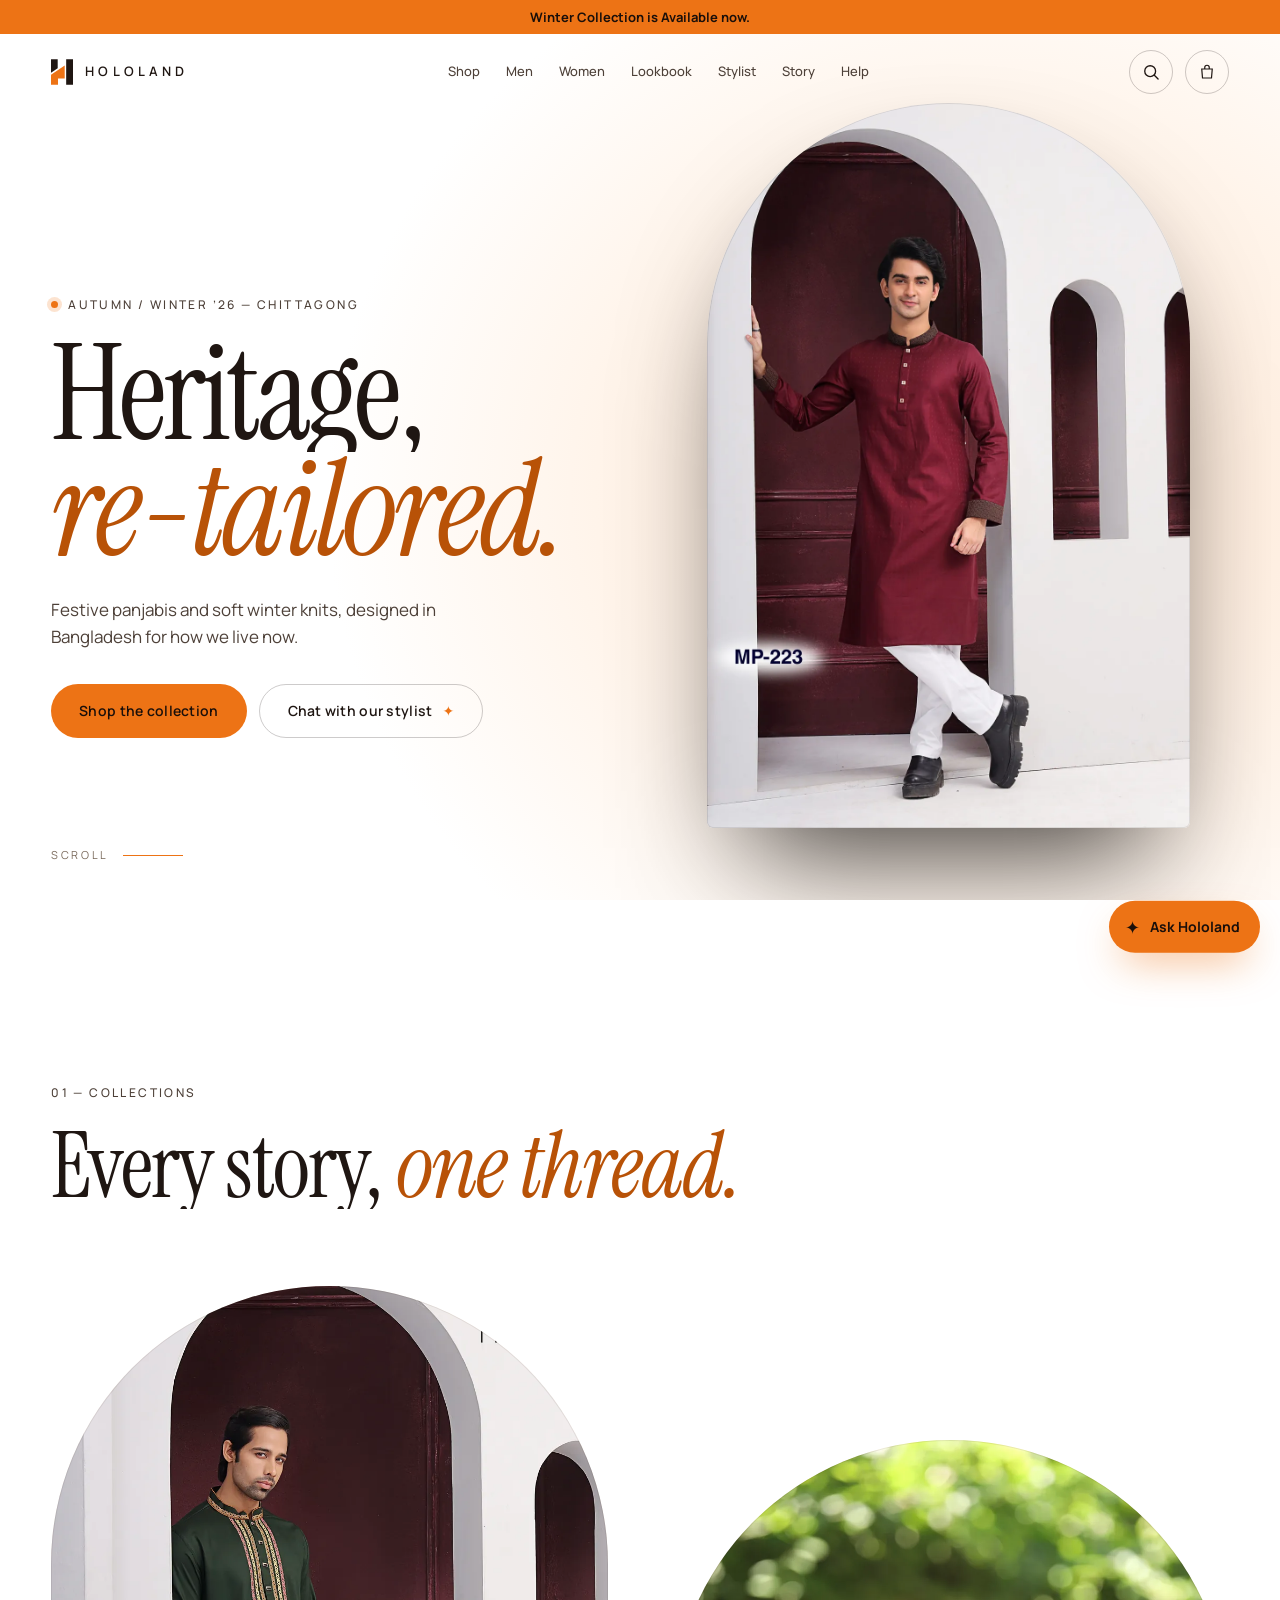
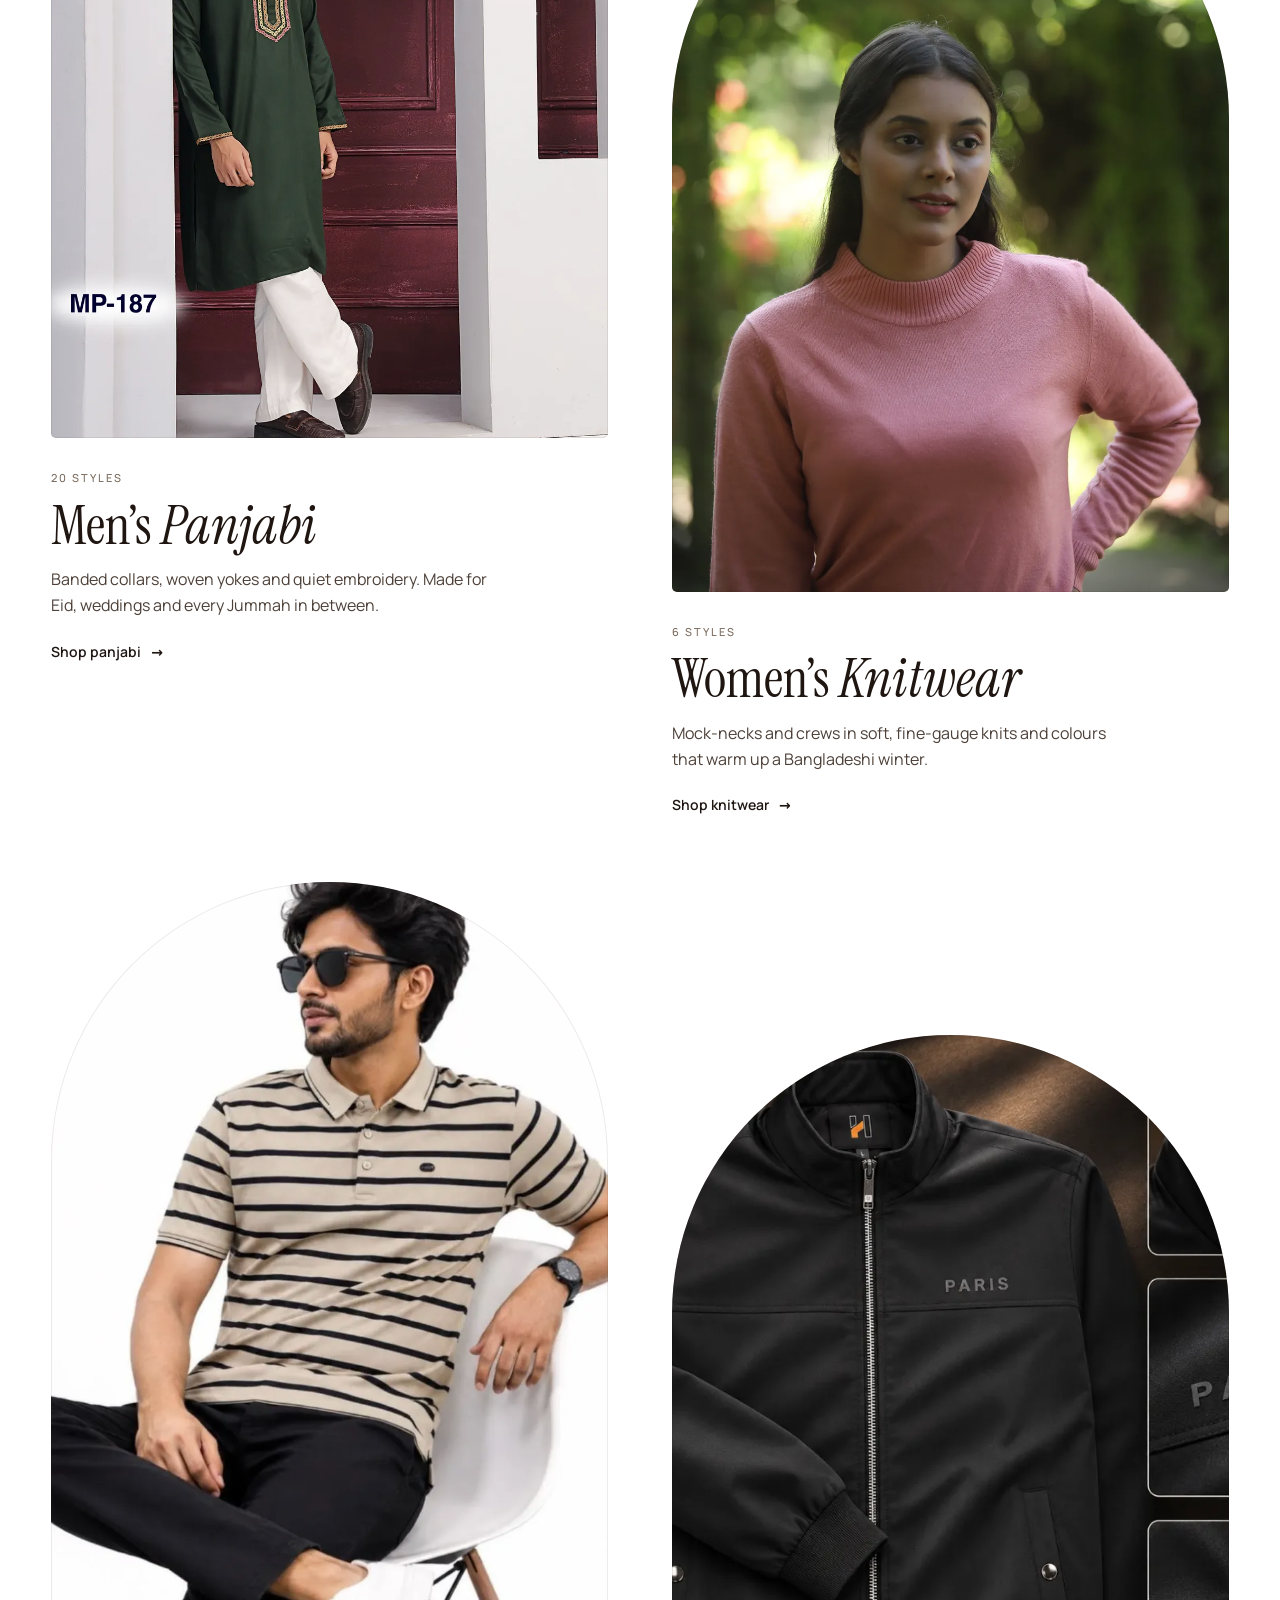
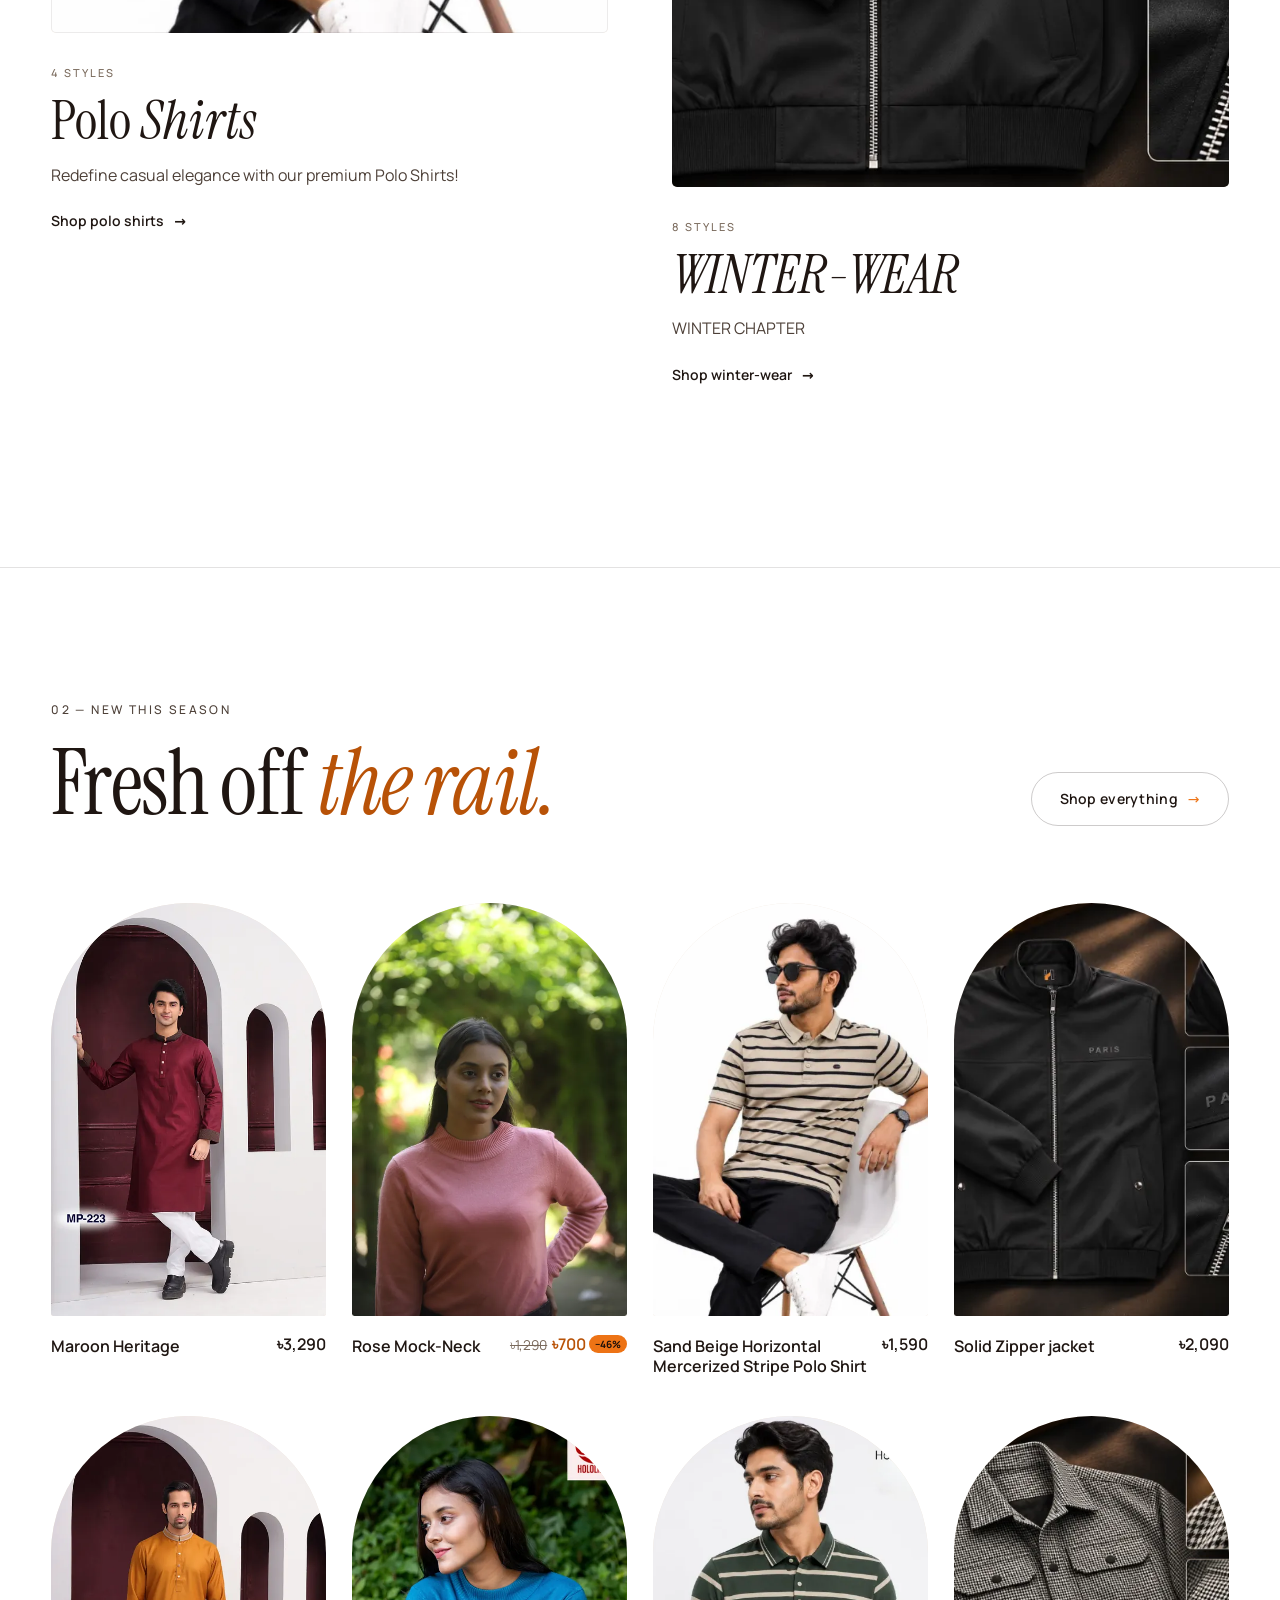
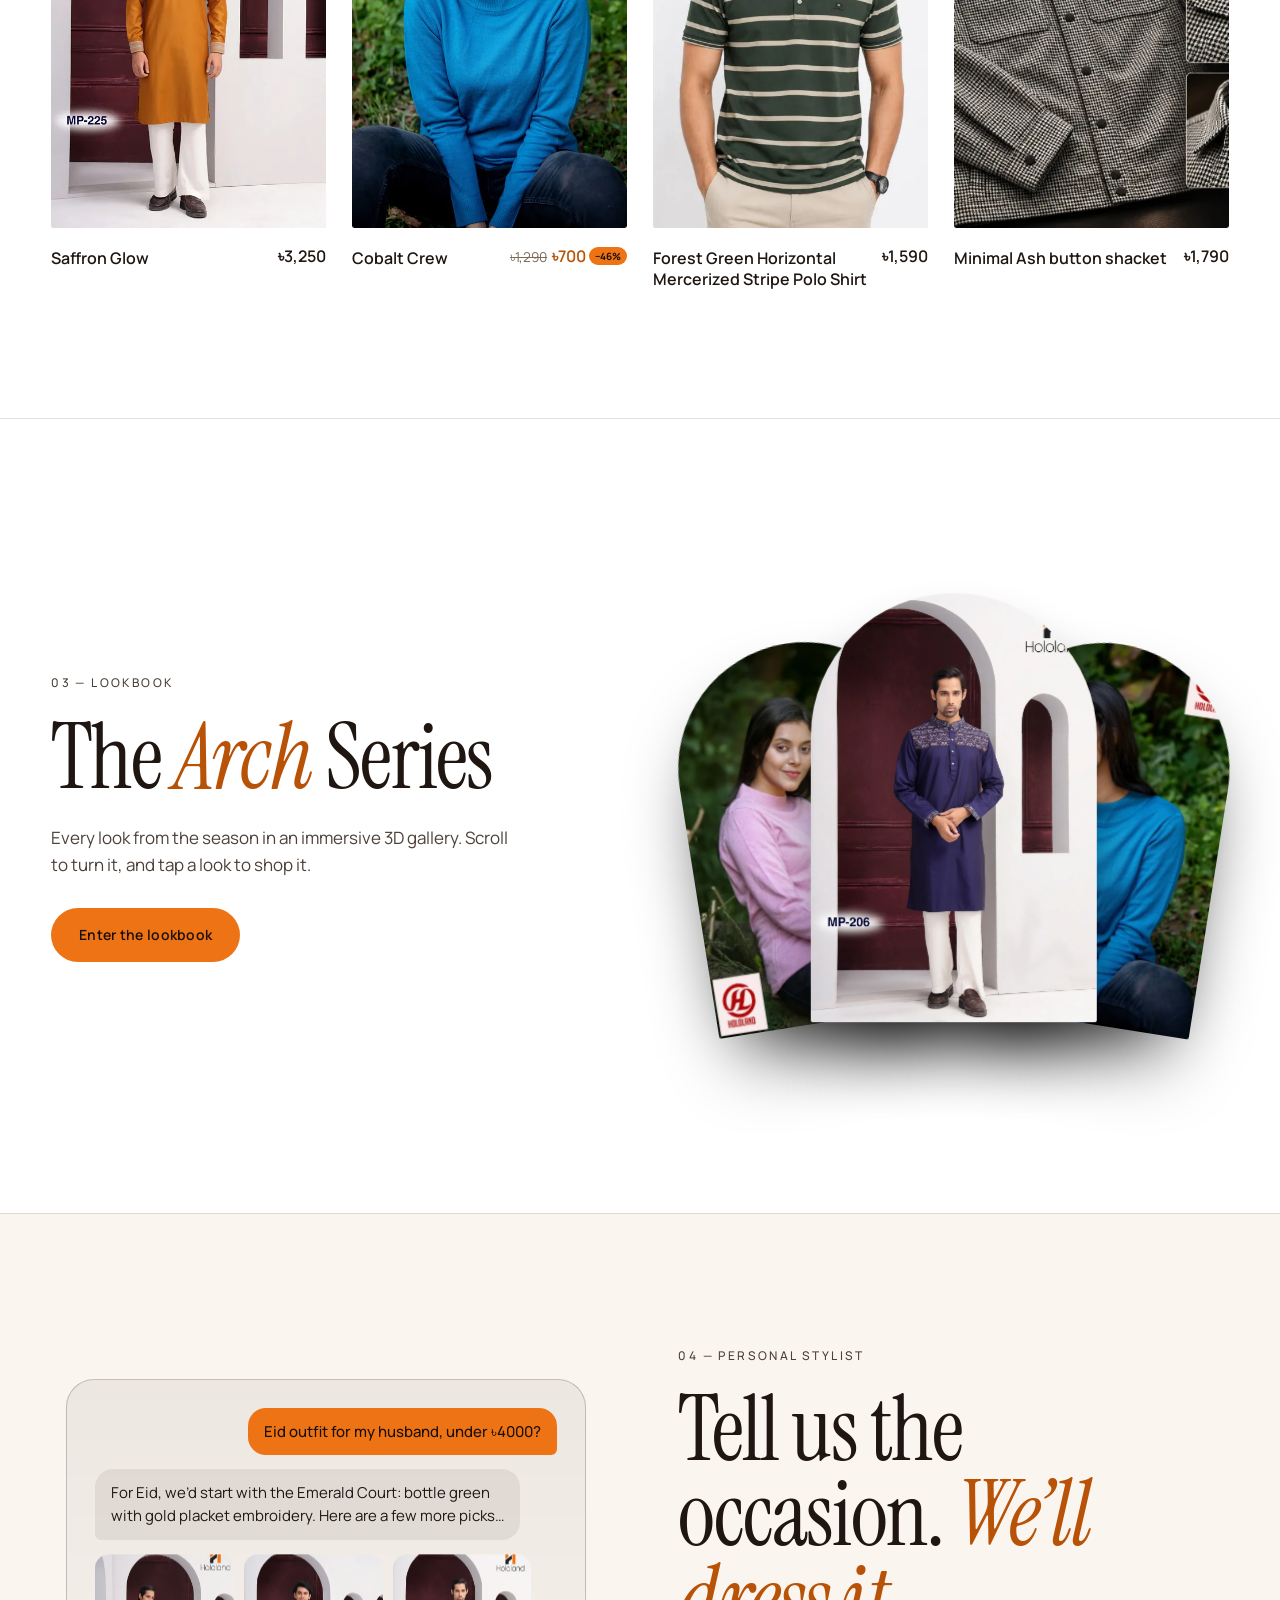
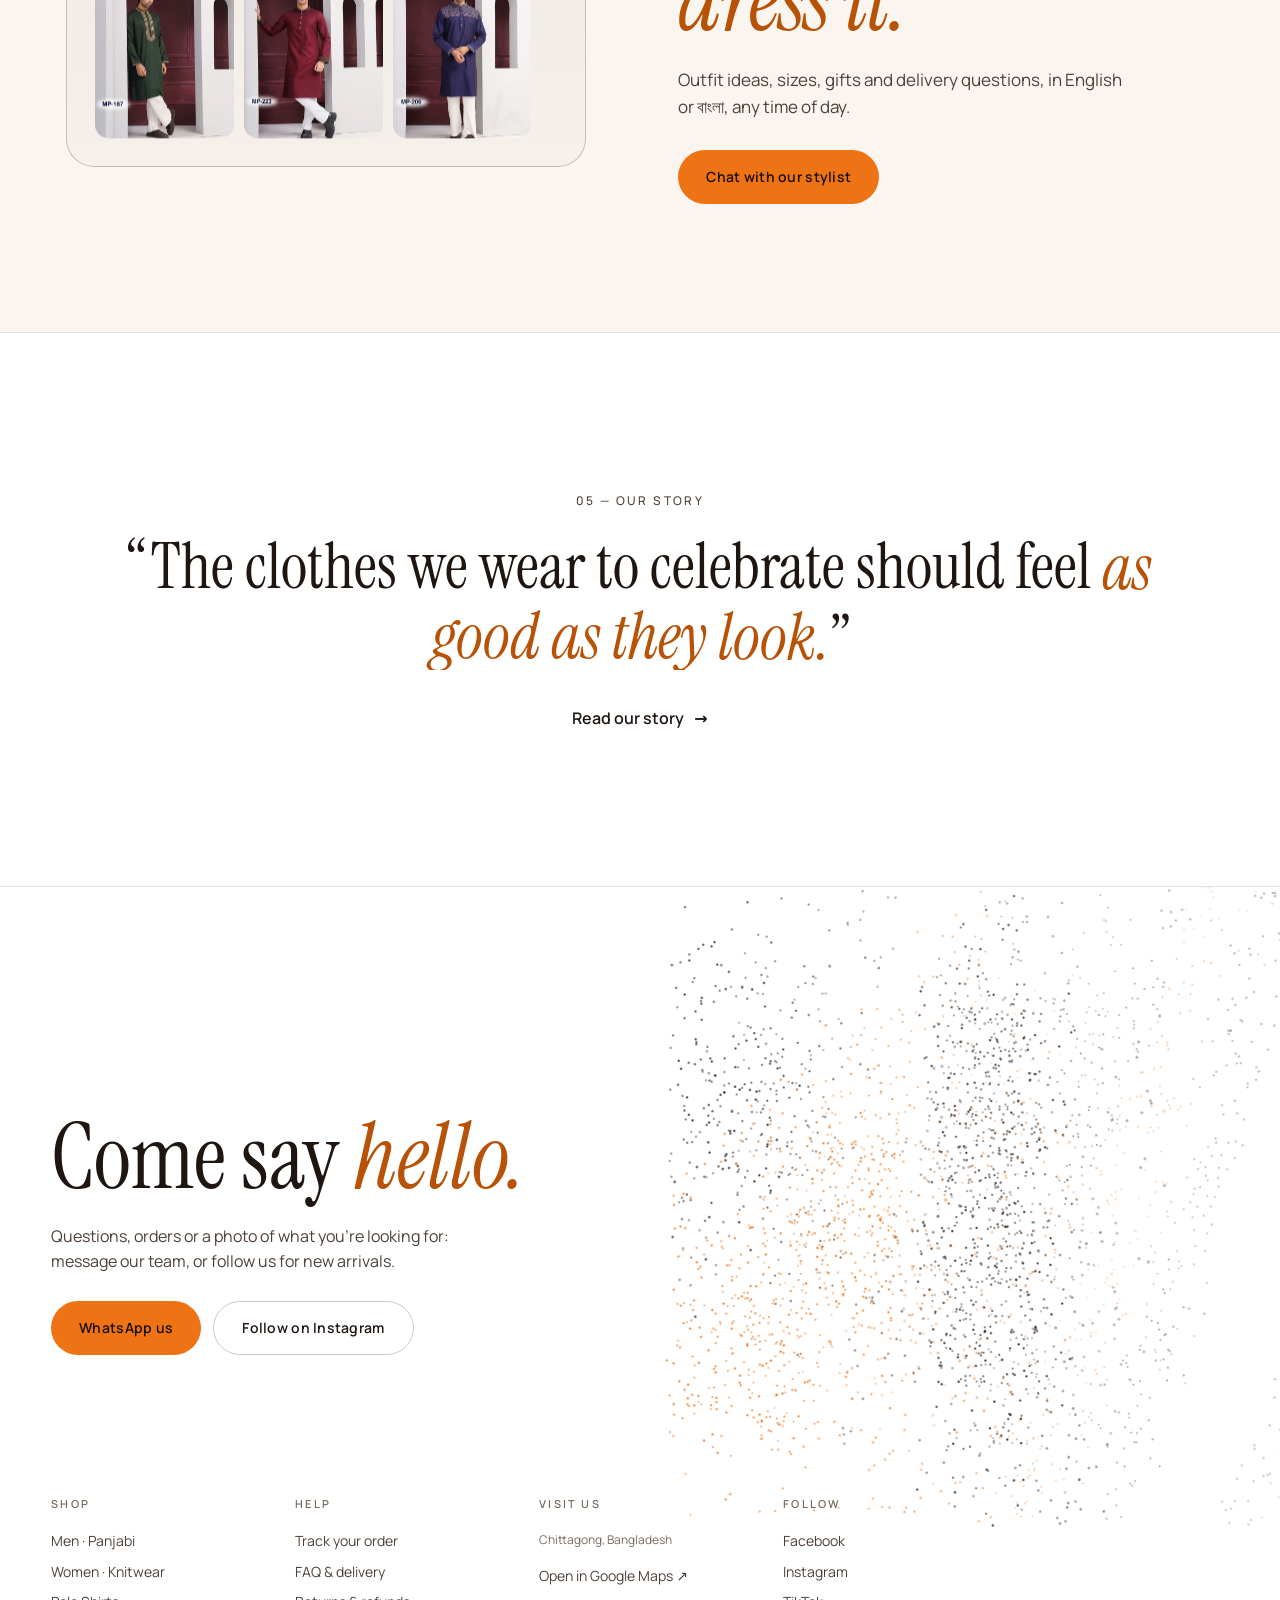
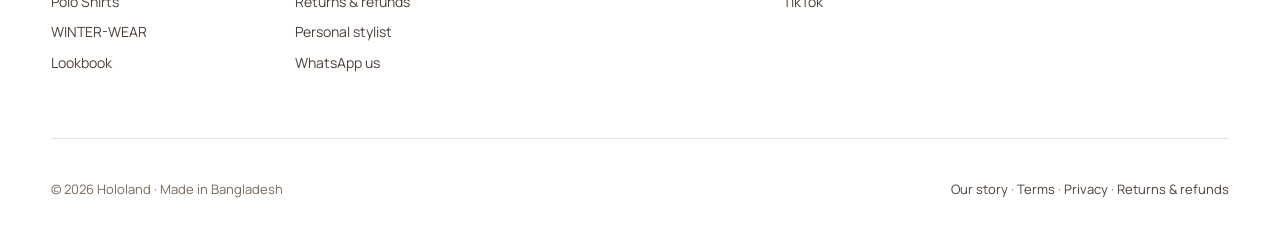
<file: index.html>
<!doctype html>
<html lang="en">
<head>
  <meta charset="utf-8" />
  <meta http-equiv="Content-Security-Policy" content="default-src 'self'; script-src 'self' https://connect.facebook.net 'sha256-MQ8c7zWvrrDqg3tHO/yfLCXx0/FAat8g+0u73uTJDZI='; style-src 'self' 'unsafe-inline'; font-src 'self'; img-src 'self' data: blob: https://www.facebook.com; media-src 'self' blob:; connect-src 'self' https://hololand.upliftdigitalpartners.workers.dev https://api.open-meteo.com https://www.facebook.com https://connect.facebook.net; worker-src 'self' blob:; object-src 'none'; base-uri 'self'; form-action 'self'; frame-src 'none'" />
  <meta name="referrer" content="strict-origin-when-cross-origin" />
  <meta name="viewport" content="width=device-width, initial-scale=1, viewport-fit=cover" />
  <title>Hololand — Panjabi & Knitwear, Made in Bangladesh</title>
  <meta name="description" content="Hololand: modern panjabis for men and winter knitwear for women. Designed in Chittagong, delivered across Bangladesh." />
  <meta name="theme-color" content="#ffffff" />
  <meta property="og:title" content="Hololand — Panjabi & Knitwear, Made in Bangladesh" />
  <meta property="og:description" content="Hololand: modern panjabis for men and winter knitwear for women. Designed in Chittagong, delivered across Bangladesh." />
  <meta property="og:image" content="https://hololandbd.com/assets/img/og.jpg" />
  <meta property="og:url" content="https://hololandbd.com/" />
  <meta property="og:type" content="website" />
  <meta name="twitter:card" content="summary_large_image" />
  <link rel="canonical" href="https://hololandbd.com/" />
  <link rel="icon" type="image/png" href="assets/img/favicon.png" />
  <link rel="apple-touch-icon" href="assets/img/apple-touch-icon.png" />
  <link rel="preload" href="assets/fonts/manrope-latin-wght-normal.woff2" as="font" type="font/woff2" crossorigin />
  <link rel="preload" href="assets/fonts/instrument-serif-latin-400-normal.woff2" as="font" type="font/woff2" crossorigin />
  <link rel="stylesheet" href="assets/css/fonts.css" />
  <link rel="preload" href="assets/data/products.json" as="fetch" crossorigin />
  <link rel="preload" href="assets/data/content.json" as="fetch" crossorigin />
  <link rel="preload" href="https://hololand.upliftdigitalpartners.workers.dev/stock" as="fetch" crossorigin />
  <link rel="stylesheet" href="assets/css/style.css" />
  <link rel="stylesheet" href="assets/css/pages.css" />
  <link rel="preload" as="image" href="assets/img/mp-223-lg.webp" />
  <script type="importmap">
    { "imports": { "three": "./assets/vendor/three.min.js" } }
  </script>
</head>
<body class="is-loading" data-page="home">
  <!-- Loader -->
  <div class="loader" aria-hidden="true">
    <svg class="loader__mark" viewBox="0 0 345 400">
      <polygon class="m-a" points="0,0 105,0 105,140 0,212" />
      <polygon class="m-b" points="0,245 215,98 215,300 110,300 110,400 0,400" />
      <rect class="m-c" x="238" y="0" width="107" height="400" />
    </svg>
    <div class="loader__word">HOLOLAND</div>
    <div class="loader__count"><span data-count>0</span>%</div>
    <div class="loader__bar"><i></i></div>
  </div>

  <main id="top">
    <section class="hero" id="hero">
      <div class="hero__slides" data-hero-slides>
        <a class="hero__slide is-active" href="product.html?id=mp-223"><img src="assets/img/mp-223-lg.webp" alt="" fetchpriority="high" decoding="async" /></a>
      </div>
      <div class="hero__shade" aria-hidden="true"></div>
      <div class="hero__content">
        <p class="eyebrow" data-hero-reveal><span class="dot"></span> <span data-content="hero.eyebrow">Autumn / Winter ’26 — Chittagong</span></p>
        <h1 class="hero__title" data-hero-title>
          <span class="line" data-content="hero.line1">Heritage,</span>
          <span class="line"><em data-content="hero.line2">re-tailored.</em></span>
        </h1>
        <p class="hero__sub" data-hero-reveal data-content="hero.sub">Festive panjabis and soft winter knits, designed in Bangladesh for how we live now.</p>
        <div class="hero__cta" data-hero-reveal>
          <a href="shop.html" class="btn btn--solid" data-magnetic><span>Shop the collection</span></a>
          <a href="stylist.html" class="btn btn--ghost" data-magnetic><span>Chat with our stylist</span> <b class="spark">✦</b></a>
        </div>
      </div>
      <div class="hero__scroll" data-hero-reveal><span>Scroll</span><i></i></div>
    </section>

    <section class="collections" id="collections">
      <div class="section-head">
        <p class="eyebrow" data-reveal>01 — Collections</p>
        <h2 class="h2" data-split data-collections-title>Two stories, <em>one thread.</em></h2>
      </div>
      <div class="collections__grid" data-collections></div>
    </section>

    <section class="featured">
      <div class="section-head section-head--row">
        <div>
          <p class="eyebrow" data-reveal>02 — New this season</p>
          <h2 class="h2" data-split>Fresh off <em>the rail.</em></h2>
        </div>
        <a href="shop.html" class="btn btn--ghost" data-magnetic><span>Shop everything</span> <b class="spark">→</b></a>
      </div>
      <div class="grid" data-featured></div>
    </section>

    <section class="teaser teaser--lookbook">
      <div class="teaser__text">
        <p class="eyebrow" data-reveal>03 — Lookbook</p>
        <h2 class="h2" data-split>The <em>Arch</em> Series</h2>
        <p class="teaser__lede" data-reveal>Every look from the season in an immersive 3D gallery. Scroll to turn it, and tap a look to shop it.</p>
        <a href="lookbook.html" class="btn btn--solid" data-magnetic data-reveal><span>Enter the lookbook</span></a>
      </div>
      <a href="lookbook.html" class="teaser__fan" data-cursor="Enter" aria-label="Open the lookbook">
        <img src="assets/img/wk-lilac-1-sm.webp" alt="" loading="lazy" />
        <img src="assets/img/mp-206-lg.webp" alt="" loading="lazy" />
        <img src="assets/img/wk-cobalt-1-sm.webp" alt="" loading="lazy" />
      </a>
    </section>

    <section class="teaser teaser--stylist">
      <div class="teaser__chat" aria-hidden="true">
        <div class="msg msg--user">Eid outfit for my husband, under ৳4000?</div>
        <div class="msg msg--bot">For Eid, we’d start with the Emerald Court: bottle green with gold placket embroidery. Here are a few more picks…</div>
        <div class="teaser__recs"><img src="assets/img/mp-187-sm.webp" alt="" /><img src="assets/img/mp-223-sm.webp" alt="" /><img src="assets/img/mp-206-sm.webp" alt="" /></div>
      </div>
      <div class="teaser__text">
        <p class="eyebrow" data-reveal>04 — Personal stylist</p>
        <h2 class="h2" data-split>Tell us the occasion. <em>We’ll dress it.</em></h2>
        <p class="teaser__lede" data-reveal>Outfit ideas, sizes, gifts and delivery questions, in English or বাংলা, any time of day.</p>
        <a href="stylist.html" class="btn btn--solid" data-magnetic data-reveal><span>Chat with our stylist</span></a>
      </div>
    </section>

    <section class="teaser teaser--story">
      <p class="eyebrow" data-reveal>05 — Our story</p>
      <blockquote class="teaser__quote" data-split>“The clothes we wear to celebrate should feel <em>as good as they look.</em>”</blockquote>
      <a href="story.html" class="link-arrow" data-reveal>Read our story <i>→</i></a>
    </section>
  </main>
  <script defer src="assets/vendor/gsap.min.js"></script>
  <script defer src="assets/vendor/ScrollTrigger.min.js"></script>
  <script defer src="assets/vendor/SplitText.min.js"></script>
  <script defer src="assets/vendor/lenis.min.js"></script>
  <script type="module" src="assets/js/pages/home.js"></script>
</body>
</html>
</file>
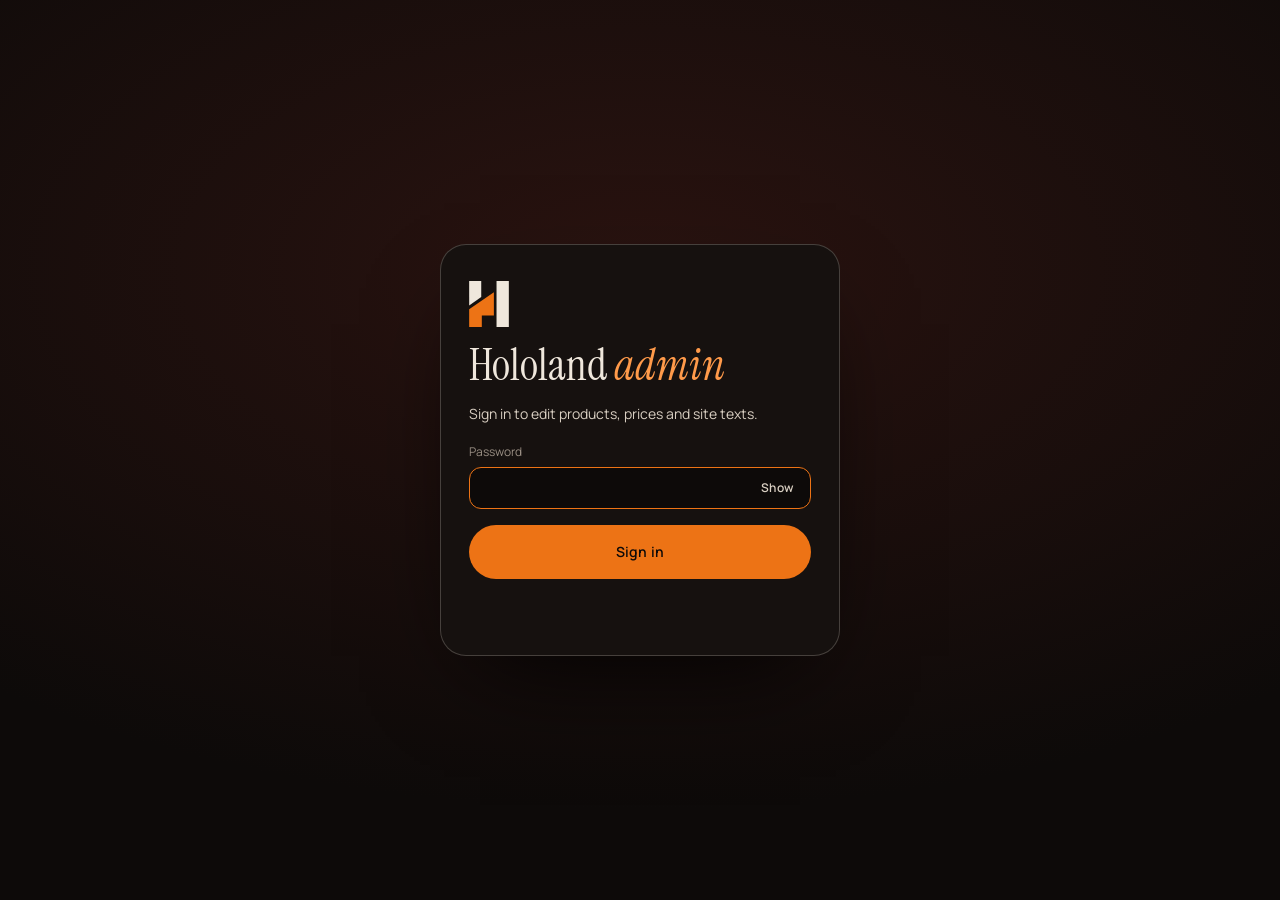
<file: admin.html>
<!doctype html>
<html lang="en" data-theme="dark">
<head>
  <meta charset="utf-8" />
  <meta http-equiv="Content-Security-Policy" content="default-src 'self'; script-src 'self' ; style-src 'self' 'unsafe-inline'; font-src 'self'; img-src 'self' data: blob:; media-src 'self' blob:; connect-src 'self' https://hololand.upliftdigitalpartners.workers.dev https://api.open-meteo.com; worker-src 'self' blob:; object-src 'none'; base-uri 'self'; form-action 'self'; frame-src 'none'" />
  <meta name="referrer" content="strict-origin-when-cross-origin" />
  <meta name="viewport" content="width=device-width, initial-scale=1" />
  <meta name="robots" content="noindex, nofollow" />
  <title>Hololand Admin</title>
  <link rel="icon" type="image/png" href="assets/img/favicon.png" />
  <link rel="preload" href="assets/fonts/manrope-latin-wght-normal.woff2" as="font" type="font/woff2" crossorigin />
  <link rel="preload" href="assets/fonts/instrument-serif-latin-400-normal.woff2" as="font" type="font/woff2" crossorigin />
  <link rel="stylesheet" href="assets/css/fonts.css" />
  <link rel="stylesheet" href="assets/css/style.css" />
  <link rel="stylesheet" href="assets/css/admin.css" />
</head>
<body class="adm">
  <svg width="0" height="0" style="position:absolute" aria-hidden="true">
    <symbol id="mark" viewBox="0 0 345 400">
      <polygon class="m-a" points="0,0 105,0 105,140 0,212" />
      <polygon class="m-b" points="0,245 215,98 215,300 110,300 110,400 0,400" />
      <rect class="m-c" x="238" y="0" width="107" height="400" />
    </symbol>
  </svg>

  <!-- Login -->
  <main class="login" data-login>
    <form class="login__card" data-login-form>
      <svg class="login__mark"><use href="#mark" /></svg>
      <h1>Hololand <em>admin</em></h1>
      <p>Sign in to edit products, prices and site texts.</p>
      <div class="f">
        <label for="admin-password">Password</label>
        <div class="pw">
          <input id="admin-password" type="password" name="password" autocomplete="current-password" required autofocus />
          <button type="button" class="pw__toggle" data-pw-toggle aria-controls="admin-password" aria-pressed="false" aria-label="Show password">Show</button>
        </div>
      </div>
      <button class="btn btn--solid btn--wide"><span>Sign in</span></button>
      <p class="status" data-login-status></p>
    </form>
  </main>

  <!-- App -->
  <div class="app" data-app hidden>
    <header class="bar">
      <a href="./" class="bar__brand" target="_blank" rel="noopener"><svg class="brandmark"><use href="#mark" /></svg><span>Admin</span></a>
      <nav class="bar__tabs" role="tablist">
        <button class="is-active" data-tab="orders">Orders <b class="tab-badge" data-new-badge hidden></b></button>
        <button data-tab="products">Products</button>
        <button data-tab="categories">Categories</button>
        <button data-tab="promos">Promos</button>
        <button data-tab="texts">Texts &amp; settings</button>
        <button data-tab="faq">FAQ</button>
        <button data-tab="reviews">Reviews</button>
        <button data-tab="stats">Stats</button>
      </nav>
      <div class="bar__right">
        <a class="link-btn" href="./" target="_blank" rel="noopener">View site ↗</a>
        <button class="btn btn--solid btn--sm" data-publish disabled><span>Publish</span></button>
        <button class="link-btn" data-logout>Log out</button>
      </div>
    </header>
    <div class="notice" data-notice hidden></div>

    <!-- Products -->
    <!-- Orders -->
    <section class="tab is-active" data-tab-pane="orders">
      <details class="alerts" data-alerts>
        <summary><span>📣 Phone alerts for new orders</span><small data-alerts-summary>Telegram</small></summary>
        <div class="alerts__body" data-alerts-body><p class="hint">Loading…</p></div>
      </details>
      <div class="toolbar">
        <div class="chips" data-order-filter role="group" aria-label="Filter orders"></div>
      </div>
      <div class="toolbar">
        <input type="search" class="inp" placeholder="Search order no., name, phone or address…" data-order-search />
        <button class="btn btn--ghost btn--sm" data-orders-refresh><span>Refresh</span></button>
        <details class="exportbox"><summary class="btn btn--ghost btn--sm"><span>Export to Excel</span></summary>
          <div class="exportbox__body">
            <label class="f"><span>From</span><input type="date" data-export-from /></label>
            <label class="f"><span>To</span><input type="date" data-export-to /></label>
            <button class="btn btn--solid btn--sm" data-export-go><span>Download CSV</span></button>
            <span class="status" data-export-status></span>
          </div>
        </details>
        <span class="stats__updated" data-orders-updated></span>
      </div>
      <p class="status" data-orders-status></p>
      <div class="olist" data-olist></div>
      <button class="btn btn--ghost btn--sm olist__more" data-orders-more hidden><span>Load older orders</span></button>
      <p class="hint stats__privacy">Orders hold customers’ names, phone numbers and addresses. Only you can see them here. Delete an order if a customer asks you to.</p>
    </section>

    <section class="tab" data-tab-pane="products">
      <details class="alerts feedbox">
        <summary><span>🛒 Facebook, Instagram &amp; Google shop feed</span><small>Automatic</small></summary>
        <div class="alerts__body">
          <p class="hint">This link lists every product (shown ones only) with prices, photos, sizes and live stock. Facebook, Instagram and Google read it on a schedule, so your changes reach them automatically.</p>
          <div class="toolbar"><input class="inp" data-feed-url readonly /><button class="btn btn--ghost btn--sm" data-feed-copy><span>Copy link</span></button><a class="link-btn" data-feed-open target="_blank" rel="noopener">Open ↗</a></div>
          <p class="hint"><strong>Facebook &amp; Instagram:</strong> Commerce Manager → Catalogue → Data sources → Add items → Data feed → Scheduled feed → paste the link → repeat every hour → currency BDT.<br /><strong>Google (free listings):</strong> Merchant Center → Products → Add products → Scheduled fetch → paste the link.</p>
        </div>
      </details>
      <div class="toolbar">
        <input type="search" class="inp" placeholder="Search name or code…" data-search />
        <select class="inp" data-cat-filter><option value="">All categories</option></select>
        <button class="btn btn--ghost btn--sm" data-new-product><span>+ New product</span></button>
      </div>
      <div class="plist" data-plist></div>
    </section>

    <!-- Texts & settings -->
    <!-- Categories -->
    <section class="tab" data-tab-pane="categories">
      <p class="hint">Each category gets its own tab in the shop and its own sizes. The <strong>Section</strong> decides which menu link it appears under (Men, Women, Kids, or only under Shop for “Everyone”). After changes, click <strong>Publish</strong>.</p>
      <div data-cat-list></div>
      <button class="btn btn--ghost btn--sm" data-cat-add><span>+ Add category</span></button>
    </section>

    <!-- Promo codes -->
    <section class="tab" data-tab-pane="promos">
      <p class="hint">Promo codes work instantly, with no Publish needed. Customers type the code at checkout; the discount comes off the items (not delivery). Cancelling an order gives the use back.</p>
      <form class="fgroup promoform" data-promo-form>
        <h3>New promo code</h3>
        <div class="grid2">
          <label class="f"><span>Code</span><input name="code" placeholder="EID10" maxlength="20" autocapitalize="characters" required /></label>
          <label class="f"><span>Discount</span><span class="promoform__disc"><input name="value" type="number" min="1" step="1" placeholder="10" required /><select name="type"><option value="percent">% off</option><option value="amount">৳ off</option></select></span></label>
          <label class="f"><span>Minimum order (৳) <small>optional</small></span><input name="min_total" type="number" min="0" step="1" placeholder="0" /></label>
          <label class="f"><span>Last day <small>optional</small></span><input name="expires" type="date" /></label>
          <label class="f"><span>Max uses <small>optional</small></span><input name="max_uses" type="number" min="1" step="1" placeholder="Unlimited" /></label>
        </div>
        <div class="toolbar"><button class="btn btn--solid btn--sm"><span>Save code</span></button><span class="status" data-promo-status></span></div>
      </form>
      <div class="promolist" data-promo-list></div>
    </section>

    <section class="tab" data-tab-pane="texts">
      <div class="formgrid" data-texts></div>
    </section>

    <!-- FAQ -->
    <section class="tab" data-tab-pane="faq">
      <p class="hint">The chat assistant answers delivery, payment and store questions <strong>only</strong> from these answers. Keywords help it match questions when the AI is offline.</p>
      <div data-faq-list></div>
      <button class="btn btn--ghost btn--sm" data-faq-add><span>+ Add question</span></button>
    </section>

    <!-- Reviews -->
    <section class="tab" data-tab-pane="reviews">
      <p class="hint">Paste <strong>real</strong> customer reviews (Facebook comments, WhatsApp…), one per line as <code>Name | 5 | review text</code>. Name and rating are optional. The AI writes an honest summary shown on the product.</p>
      <div class="toolbar"><select class="inp" data-rev-product></select></div>
      <p class="hint" data-rev-existing></p>
      <textarea class="inp" rows="6" data-rev-text placeholder="Rahim | 5 | Fabric is soft and the colour is exactly like the photo.&#10;Nusrat | 4 | Loved it, but size runs a little large."></textarea>
      <div class="toolbar">
        <button class="btn btn--solid btn--sm" data-rev-go><span>✦ Add &amp; summarise</span></button>
        <button class="btn btn--ghost btn--sm" data-rev-clear><span>Remove all reviews for this product</span></button>
      </div>
      <p class="status" data-rev-status></p>
      <div data-rev-out></div>
    </section>

    <!-- Stats -->
    <section class="tab" data-tab-pane="stats">
      <div class="toolbar stats__bar">
        <div class="seg" data-stats-range role="group" aria-label="Date range">
          <button data-days="1">Today</button>
          <button data-days="7" class="is-active">7 days</button>
          <button data-days="30">30 days</button>
          <button data-days="90">90 days</button>
        </div>
        <button class="btn btn--ghost btn--sm" data-stats-refresh><span>Refresh</span></button>
        <span class="stats__updated" data-stats-updated></span>
      </div>
      <h2 class="stats__h">Sales <small>from orders</small></h2>
      <div class="kpis" data-sales-kpis></div>
      <figure class="chart" data-sales-chart hidden>
        <figcaption><strong>Revenue per day</strong><span data-chart-sub></span></figcaption>
        <div class="chart__plot" data-chart-plot></div>
        <div class="chart__tip" data-chart-tip role="status" hidden></div>
        <details class="chart__table"><summary>Show as table</summary><div data-chart-table></div></details>
      </figure>
      <div class="ranks" data-sales-ranks></div>
      <h2 class="stats__h">Visitors</h2>
      <p class="status" data-stats-status></p>
      <div class="kpis" data-kpis></div>
      <figure class="chart" data-chart hidden>
        <figcaption><strong>Visitors per day</strong><span data-chart-sub></span></figcaption>
        <div class="chart__plot" data-chart-plot></div>
        <div class="chart__tip" data-chart-tip role="status" hidden></div>
        <details class="chart__table"><summary>Show as table</summary><div data-chart-table></div></details>
      </figure>
      <div class="ranks" data-ranks></div>
      <p class="hint stats__privacy">Counted anonymously: no cookies, no names, phone numbers or IP addresses are stored, and visitors who turn on “Do not track” are skipped. A visitor is counted once per day. “Orders” counts orders placed with the checkout form plus taps on <strong>order on WhatsApp</strong>; the Orders tab has the real order details. Tip: add <code>?utm_source=facebook</code> (or instagram, tiktok…) to links you post so they show up under “Where visitors come from”.</p>
    </section>
  </div>

  <!-- Product editor -->
  <div class="editor" data-editor hidden>
    <div class="editor__scrim" data-close-editor></div>
    <form class="editor__panel" data-editor-form>
      <div class="editor__head">
        <h2 data-editor-title>Edit product</h2>
        <button type="button" class="icon-btn" data-close-editor aria-label="Close">✕</button>
      </div>
      <div class="editor__body">
        <div class="photos" data-photos></div>
        <label class="btn btn--ghost btn--sm upload"><span>+ Add photos</span><input type="file" accept="image/*" multiple data-photo-upload hidden /></label>
        <p class="hint">Portrait photos (2:3) look best. They're resized automatically; the first photo is the main one.</p>

        <div class="grid2">
          <label class="f"><span>Name</span><input name="name" required /></label>
          <label class="f"><span>Code</span><input name="code" required placeholder="MP-230" /></label>
          <label class="f"><span>Price (৳)</span><input name="price" type="number" min="1" step="1" required /></label>
          <label class="f"><span>Sale price (৳) <small>optional</small></span><input name="sale_price" type="number" min="1" step="1" placeholder="Leave empty = no sale" /></label>
          <label class="f"><span>Sale ends <small>optional, last day</small></span><input name="sale_ends" type="date" /></label>
          <label class="f"><span>Category</span><select name="cat"></select></label>
          <label class="f"><span>Type</span><input name="type" placeholder="Panjabi" /></label>
          <label class="f"><span>Colour name</span><input name="color" placeholder="Maroon" /></label>
          <label class="f"><span>Colour swatch</span><input name="hex" type="color" /></label>
          <label class="f"><span>Fabric / details</span><input name="fabric" /></label>
        </div>
        <div class="stockbox" data-stockbox>
          <div class="stockbox__head"><strong>Stock per size</strong><small>Saved instantly, no Publish needed. Leave a size empty for unlimited. Orders take stock automatically; cancelling or deleting an order puts it back.</small></div>
          <div class="stockbox__grid" data-stock-grid></div>
          <div class="stockbox__foot"><button type="button" class="btn btn--ghost btn--sm" data-stock-save><span>Save stock</span></button><span class="status" data-stock-status></span></div>
        </div>
        <label class="f"><span>Tags <small>(comma separated: eid, wedding, winter, office, casual, premium, pastel, bold, gift…) — the AI stylist uses these</small></span><input name="tags" /></label>
        <label class="f"><span>Description (English)</span><textarea name="desc" rows="3"></textarea></label>
        <label class="f"><span>Description (বাংলা) <small>optional</small></span><textarea name="desc_bn" rows="3" class="bn"></textarea></label>
        <button type="button" class="btn btn--ghost btn--sm" data-ai-copy><span>✦ Write descriptions &amp; social posts with AI</span></button>
        <div class="social" data-social-out hidden></div>
        <label class="check"><input type="checkbox" name="hide" /> Hide from the website (sold out / coming soon)</label>
      </div>
      <div class="editor__foot">
        <button type="button" class="link-btn danger" data-delete-product>Delete product</button>
        <button class="btn btn--solid btn--sm"><span>Done</span></button>
      </div>
    </form>
  </div>

  <div class="toast" data-toast></div>
  <script type="module" src="assets/js/admin.js"></script>
  <div class="printsheet" data-printsheet aria-hidden="true"></div>
</body>
</html>
</file>
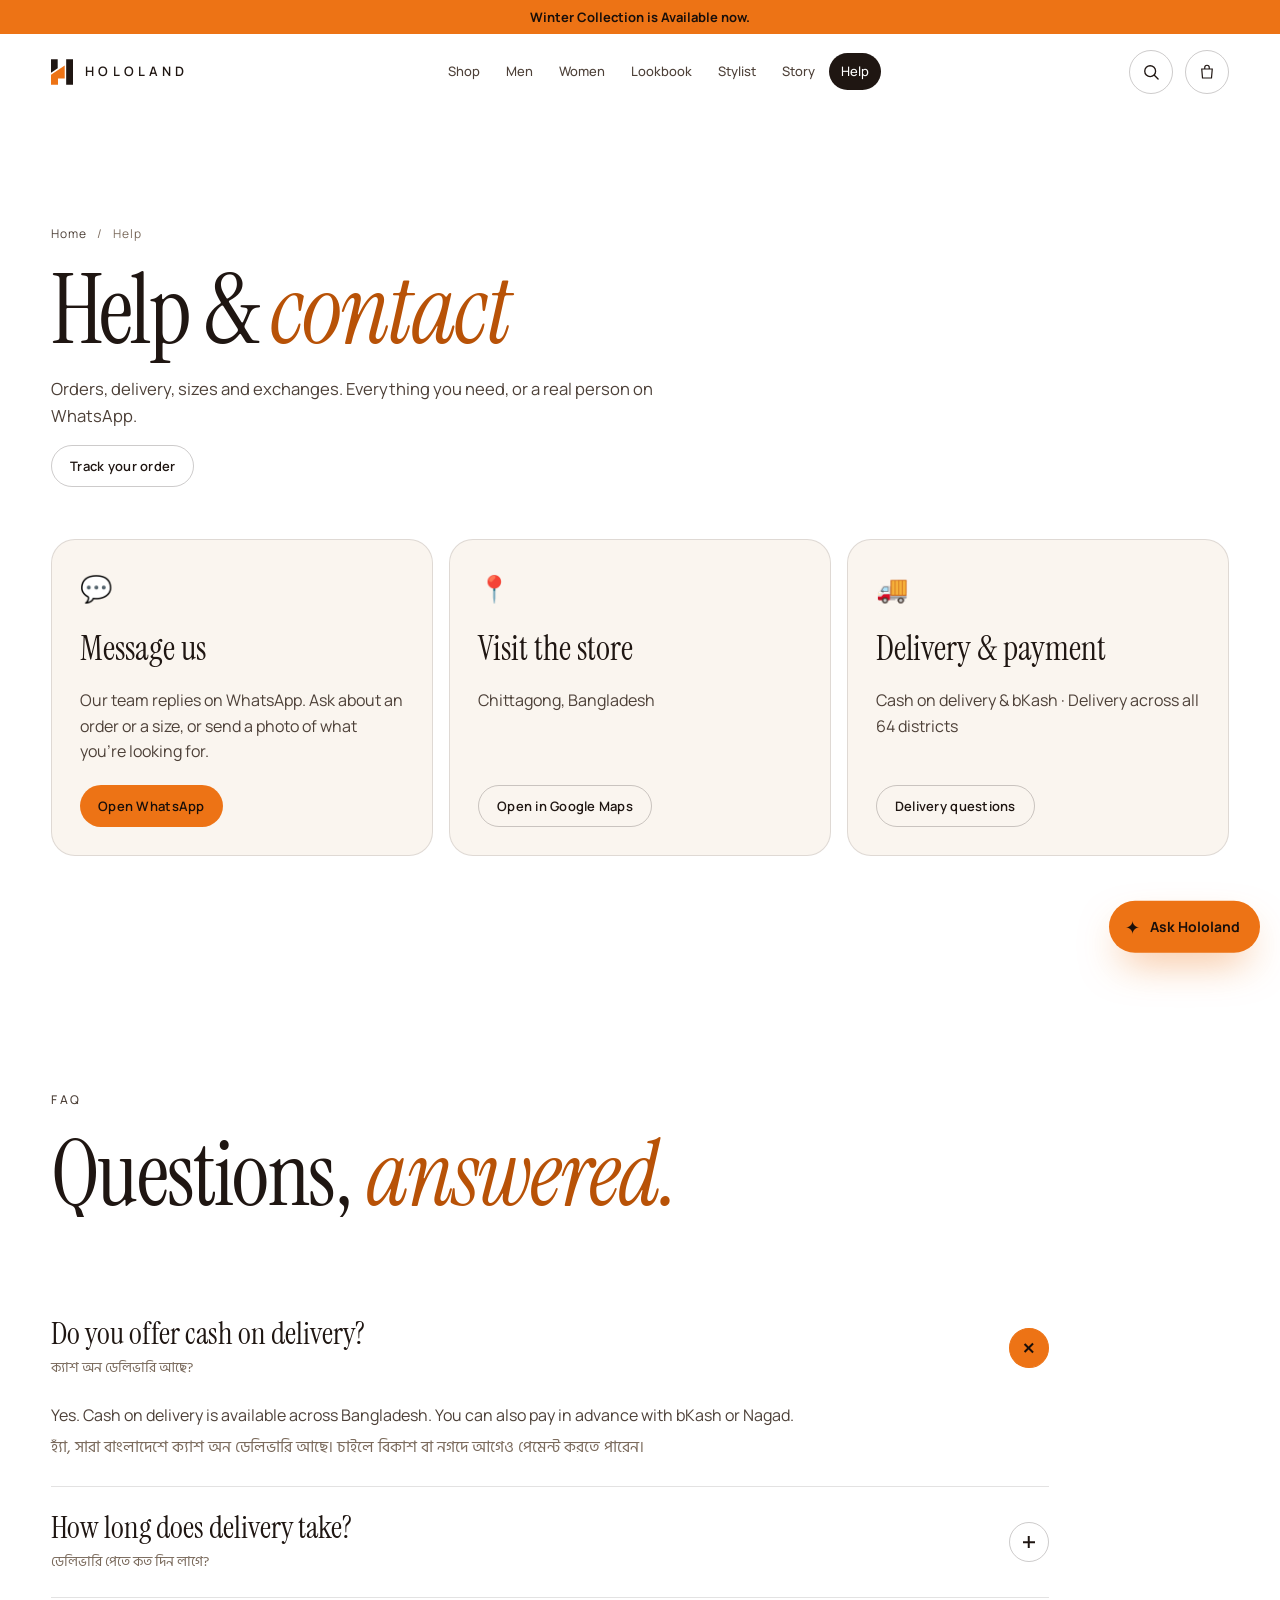
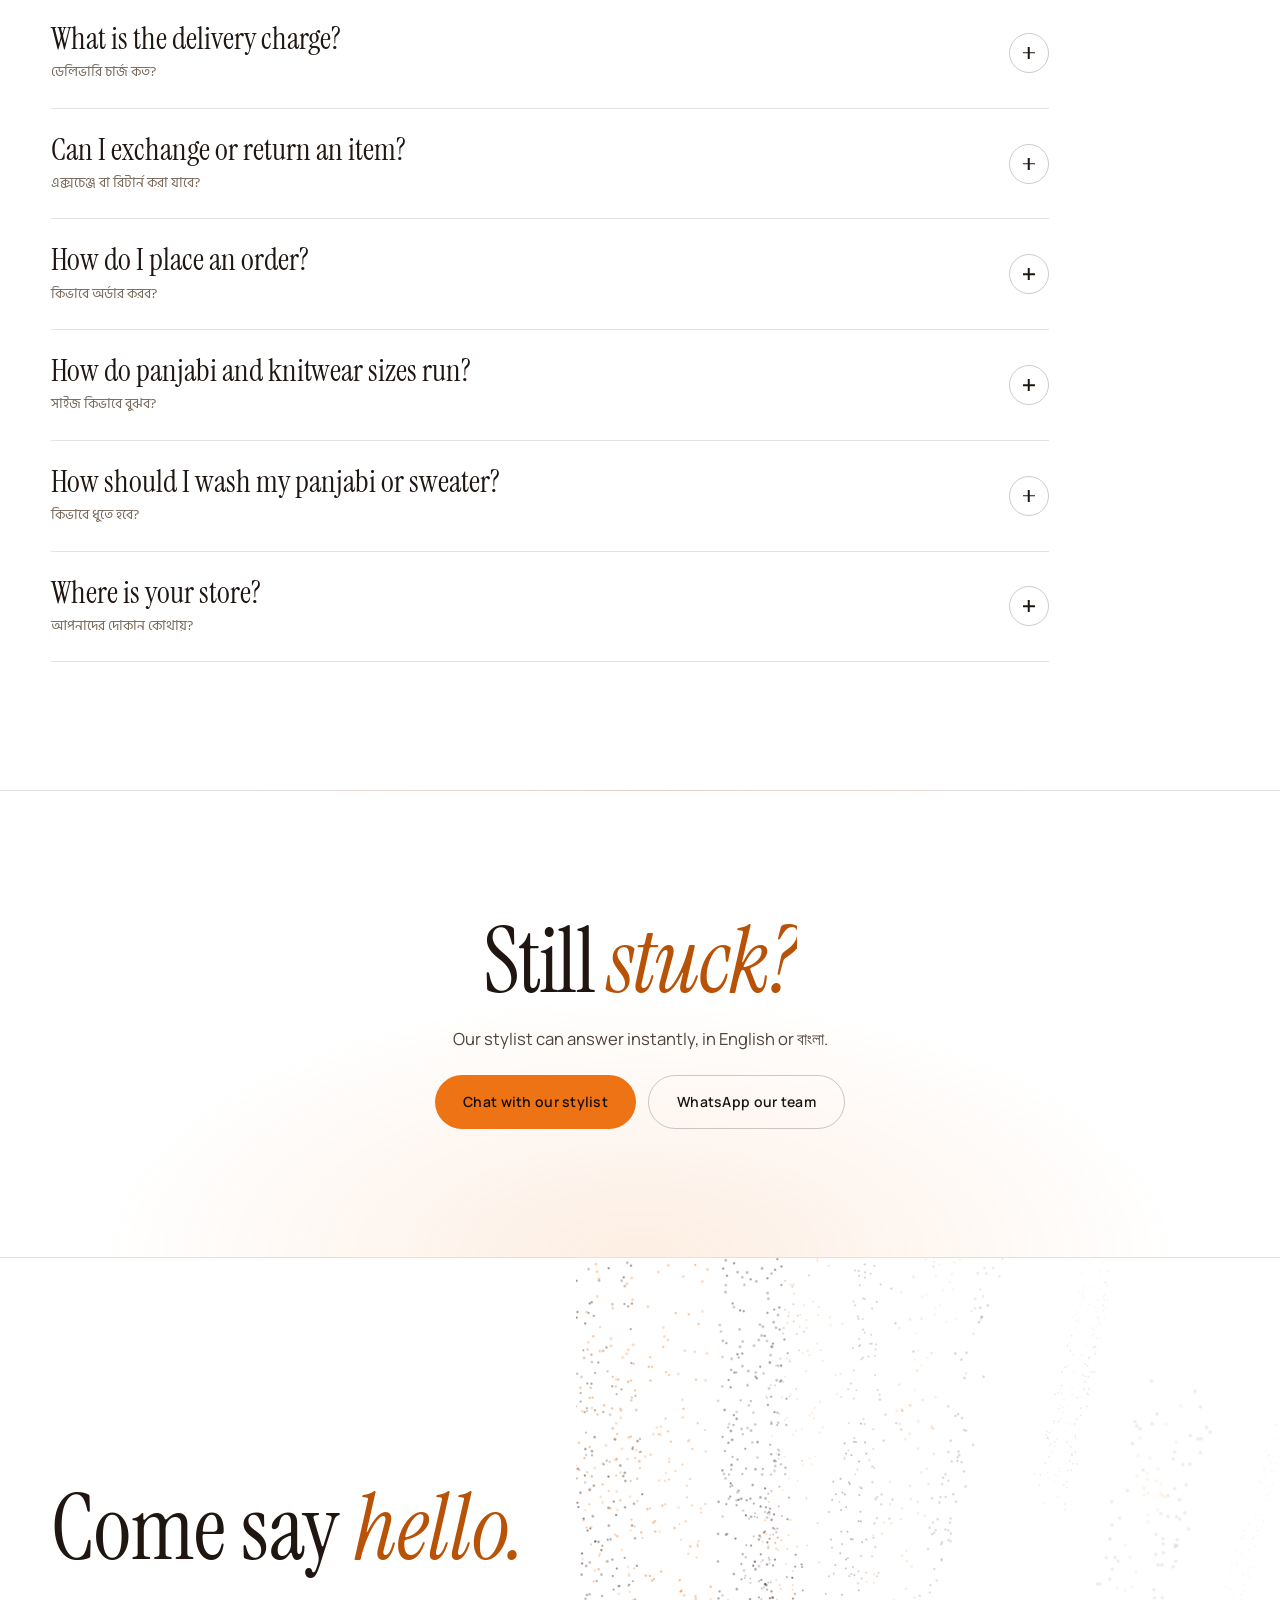
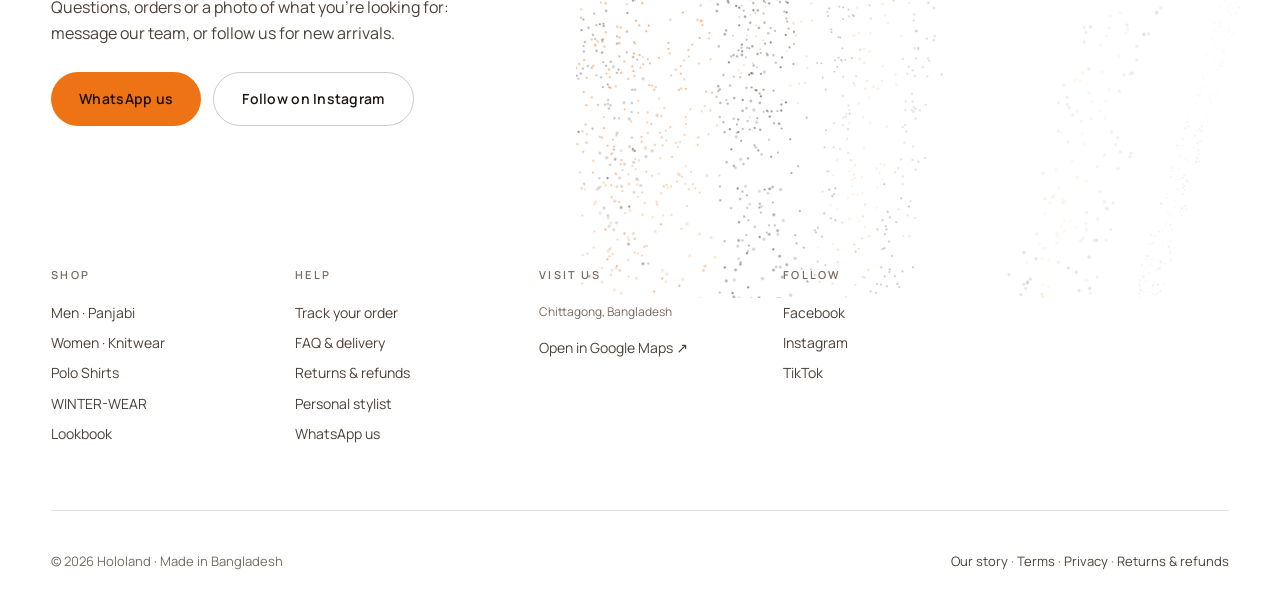
<file: help.html>
<!doctype html>
<html lang="en">
<head>
  <meta charset="utf-8" />
  <meta http-equiv="Content-Security-Policy" content="default-src 'self'; script-src 'self' https://connect.facebook.net 'sha256-MQ8c7zWvrrDqg3tHO/yfLCXx0/FAat8g+0u73uTJDZI='; style-src 'self' 'unsafe-inline'; font-src 'self'; img-src 'self' data: blob: https://www.facebook.com; media-src 'self' blob:; connect-src 'self' https://hololand.upliftdigitalpartners.workers.dev https://api.open-meteo.com https://www.facebook.com https://connect.facebook.net; worker-src 'self' blob:; object-src 'none'; base-uri 'self'; form-action 'self'; frame-src 'none'" />
  <meta name="referrer" content="strict-origin-when-cross-origin" />
  <meta name="viewport" content="width=device-width, initial-scale=1, viewport-fit=cover" />
  <title>Help & contact — Hololand</title>
  <meta name="description" content="Delivery, payment, sizes and exchanges at Hololand. Message our team on WhatsApp or visit our Chittagong store." />
  <meta name="theme-color" content="#ffffff" />
  <meta property="og:title" content="Help & contact — Hololand" />
  <meta property="og:description" content="Delivery, payment, sizes and exchanges at Hololand. Message our team on WhatsApp or visit our Chittagong store." />
  <meta property="og:image" content="https://hololandbd.com/assets/img/og.jpg" />
  <meta property="og:url" content="https://hololandbd.com/help.html" />
  <meta property="og:type" content="website" />
  <meta name="twitter:card" content="summary_large_image" />
  <link rel="canonical" href="https://hololandbd.com/help.html" />
  <link rel="icon" type="image/png" href="assets/img/favicon.png" />
  <link rel="apple-touch-icon" href="assets/img/apple-touch-icon.png" />
  <link rel="preload" href="assets/fonts/manrope-latin-wght-normal.woff2" as="font" type="font/woff2" crossorigin />
  <link rel="preload" href="assets/fonts/instrument-serif-latin-400-normal.woff2" as="font" type="font/woff2" crossorigin />
  <link rel="stylesheet" href="assets/css/fonts.css" />
  <link rel="preload" href="assets/data/products.json" as="fetch" crossorigin />
  <link rel="preload" href="assets/data/content.json" as="fetch" crossorigin />
  <link rel="preload" href="https://hololand.upliftdigitalpartners.workers.dev/stock" as="fetch" crossorigin />
  <link rel="stylesheet" href="assets/css/style.css" />
  <link rel="stylesheet" href="assets/css/pages.css" />
  <script type="importmap">
    { "imports": { "three": "./assets/vendor/three.min.js" } }
  </script>
</head>
<body class="is-loading" data-page="help">
  <div class="curtain" aria-hidden="true"><svg class="curtain__mark" viewBox="0 0 345 400"><polygon class="m-a" points="0,0 105,0 105,140 0,212" /><polygon class="m-b" points="0,245 215,98 215,300 110,300 110,400 0,400" /><rect class="m-c" x="238" y="0" width="107" height="400" /></svg></div>
  <main class="page page--help">
    <section class="page-hero page-hero--compact">
      <nav class="crumbs" data-hero-in aria-label="Breadcrumb"><a href="./">Home</a><span>/</span><span>Help</span></nav>
      <h1 class="page-title" data-hero-in>Help &amp; <em>contact</em></h1>
      <p class="page-lede" data-hero-in>Orders, delivery, sizes and exchanges. Everything you need, or a real person on WhatsApp.</p>
      <p data-hero-in><a class="btn btn--ghost btn--sm" href="track.html"><span>Track your order</span></a></p>
    </section>

    <section class="help-cards">
      <article class="help-card" data-reveal>
        <span class="help-card__icon">💬</span>
        <h2>Message us</h2>
        <p>Our team replies on WhatsApp. Ask about an order or a size, or send a photo of what you’re looking for.</p>
        <a href="#" data-whatsapp class="btn btn--solid btn--sm"><span>Open WhatsApp</span></a>
      </article>
      <article class="help-card" data-reveal>
        <span class="help-card__icon">📍</span>
        <h2>Visit the store</h2>
        <p data-help-address>Chittagong, Bangladesh</p>
        <p class="help-card__muted" data-help-hours></p>
        <a data-help-map class="btn btn--ghost btn--sm" target="_blank" rel="noopener" hidden><span>Open in Google Maps</span></a>
      </article>
      <article class="help-card" data-reveal>
        <span class="help-card__icon">🚚</span>
        <h2>Delivery &amp; payment</h2>
        <p data-delivery-note></p>
        <a href="#faq" class="btn btn--ghost btn--sm"><span>Delivery questions</span></a>
      </article>
    </section>

    <section class="faq" id="faq">
      <div class="section-head section-head--row">
        <div>
          <p class="eyebrow" data-reveal>FAQ</p>
          <h2 class="h2" data-split>Questions, <em>answered.</em></h2>
        </div>
      </div>
      <div class="faq__list" data-faq></div>
    </section>

    <section class="cta-band">
      <h2 class="h2" data-split>Still <em>stuck?</em></h2>
      <p class="page-lede" data-reveal>Our stylist can answer instantly, in English or বাংলা.</p>
      <div class="cta-band__btns"><a href="stylist.html" class="btn btn--solid" data-magnetic><span>Chat with our stylist</span></a><a href="#" data-whatsapp class="btn btn--ghost" data-magnetic><span>WhatsApp our team</span></a></div>
    </section>
  </main>
  <script defer src="assets/vendor/gsap.min.js"></script>
  <script defer src="assets/vendor/ScrollTrigger.min.js"></script>
  <script defer src="assets/vendor/SplitText.min.js"></script>
  <script defer src="assets/vendor/lenis.min.js"></script>
  <script type="module" src="assets/js/pages/help.js"></script>
</body>
</html>
</file>
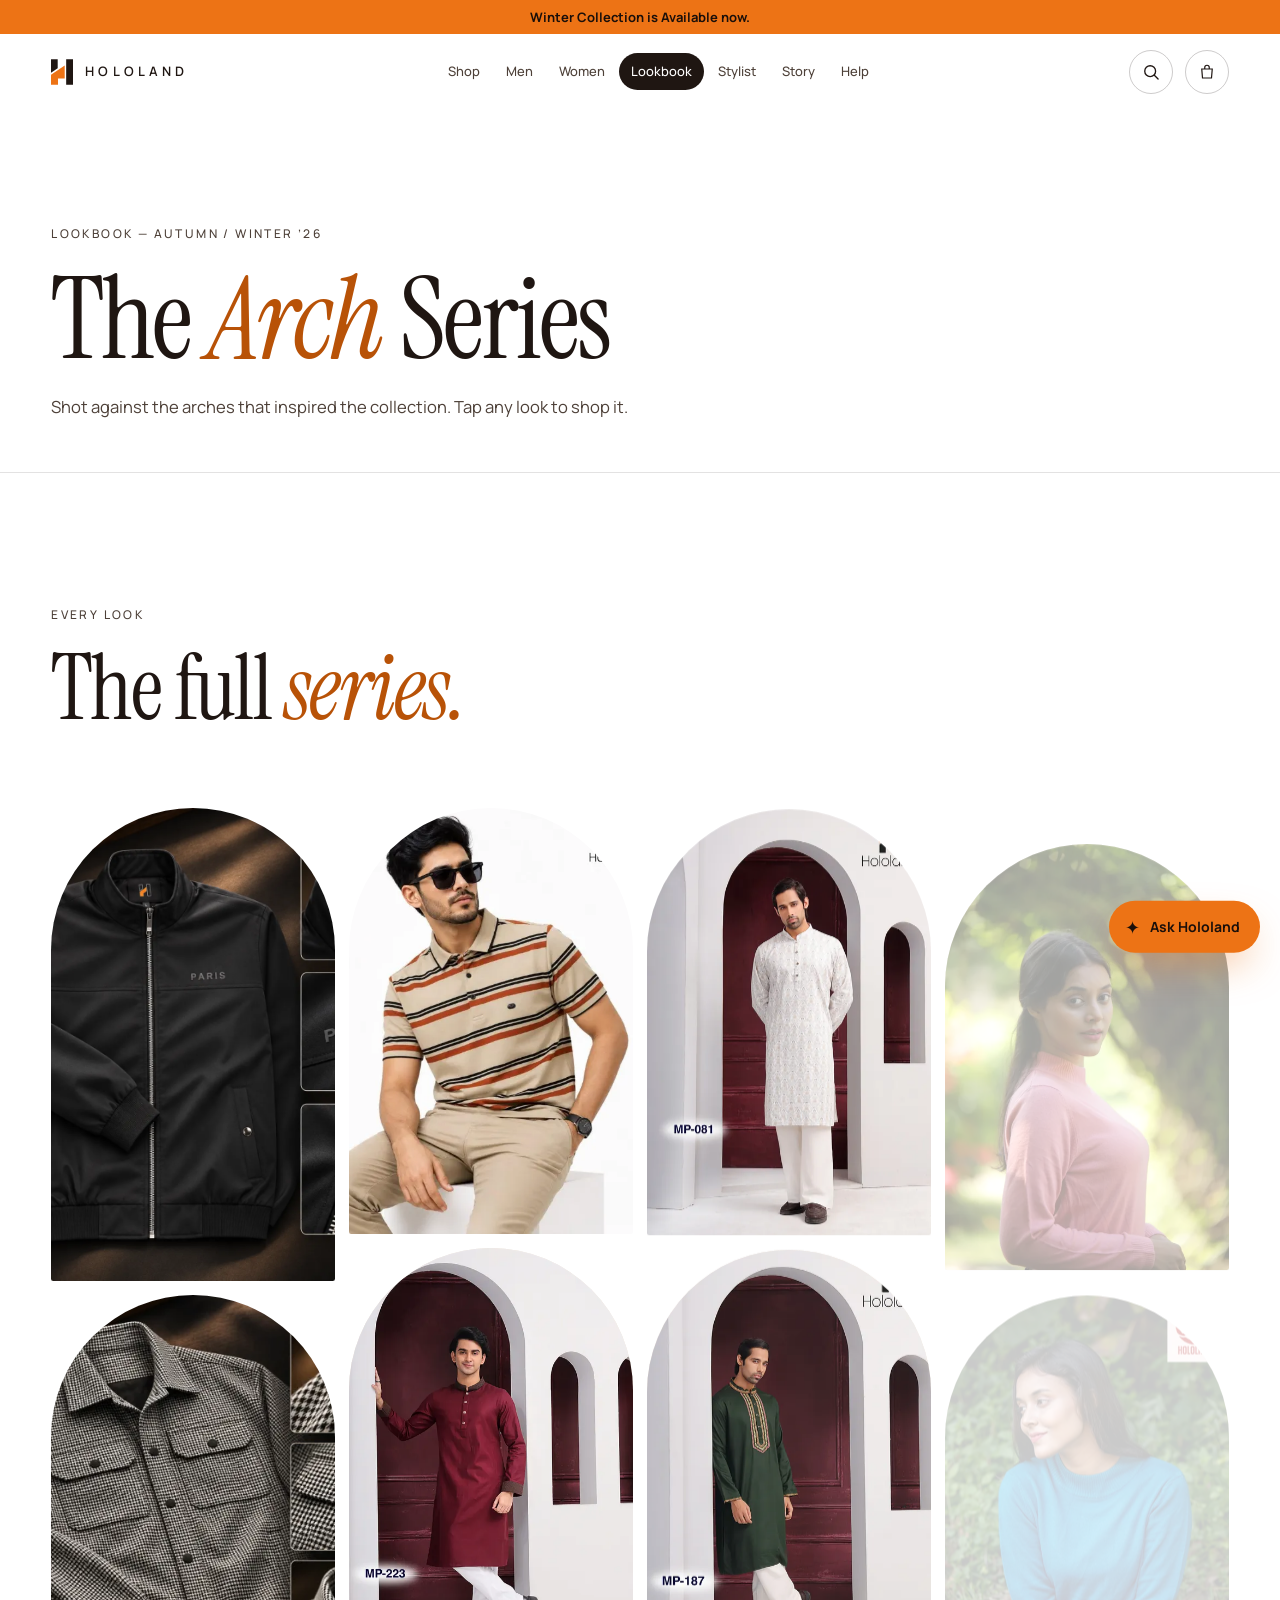
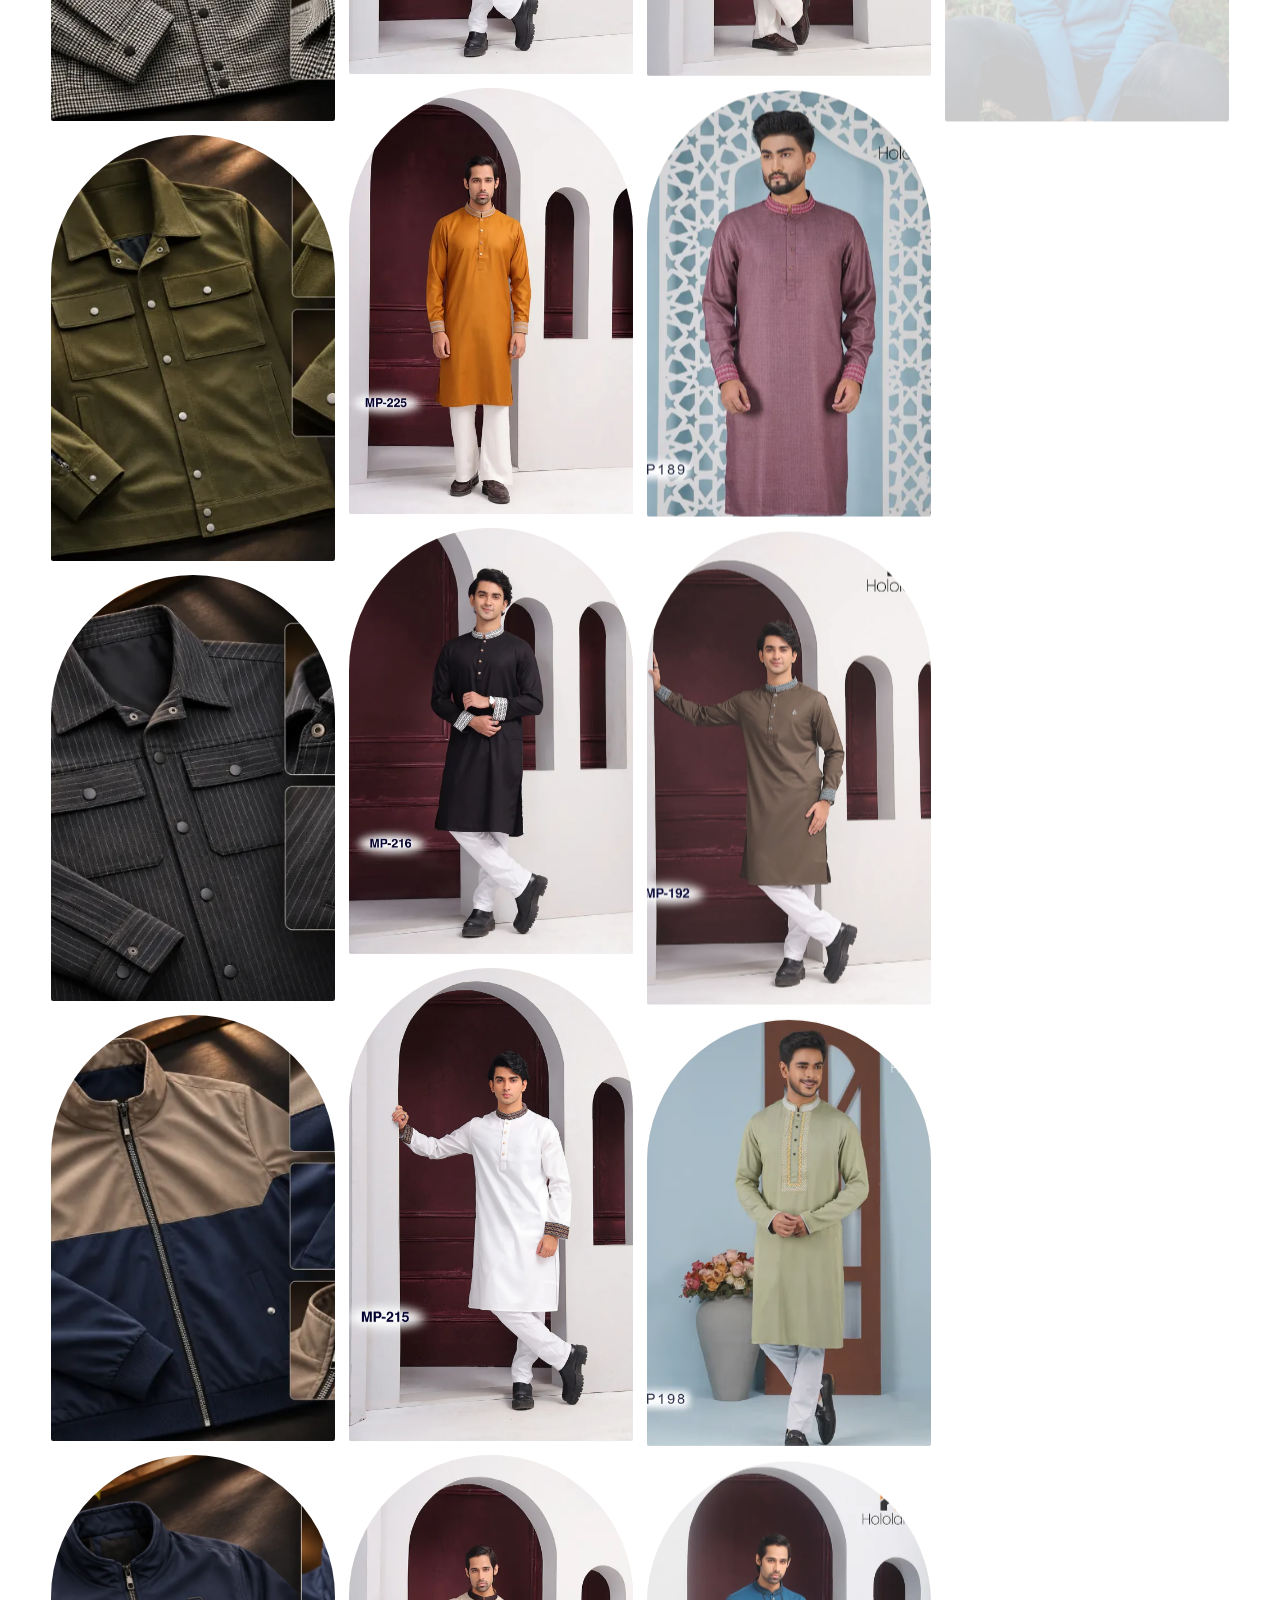
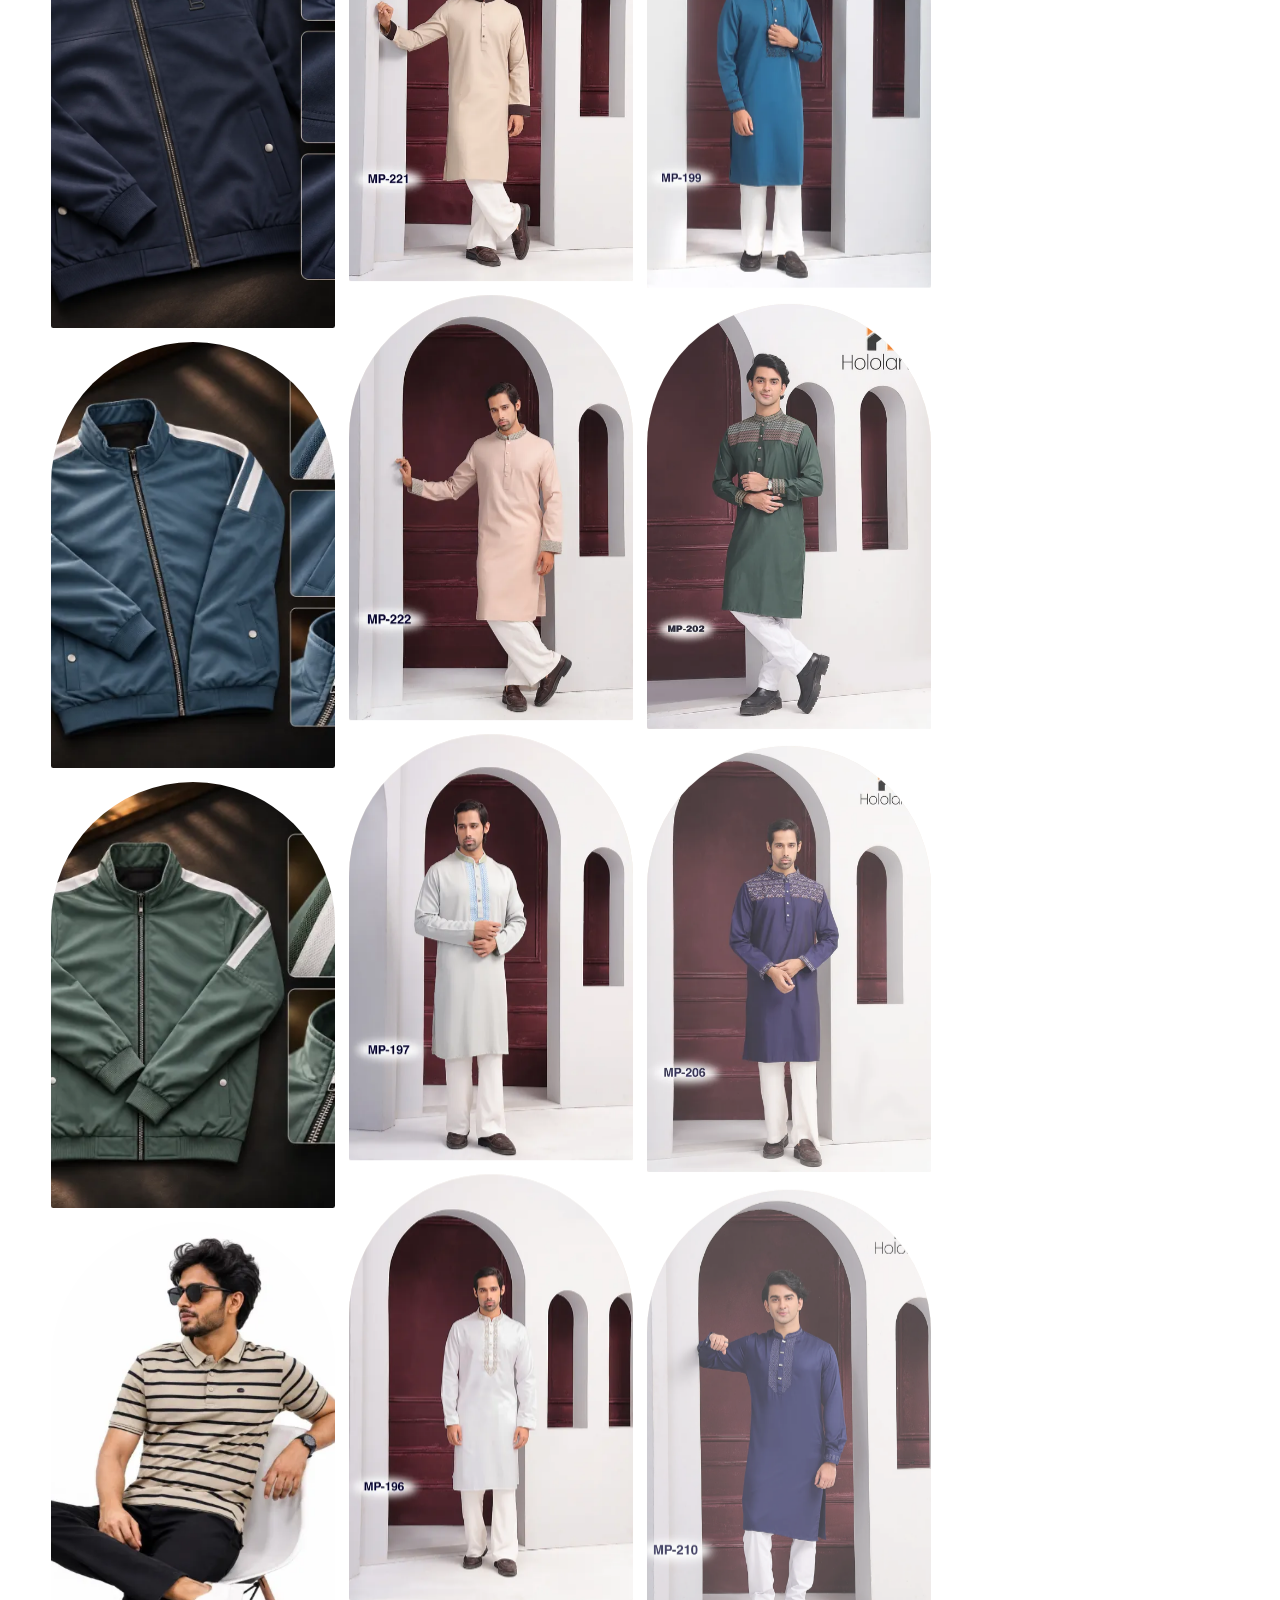
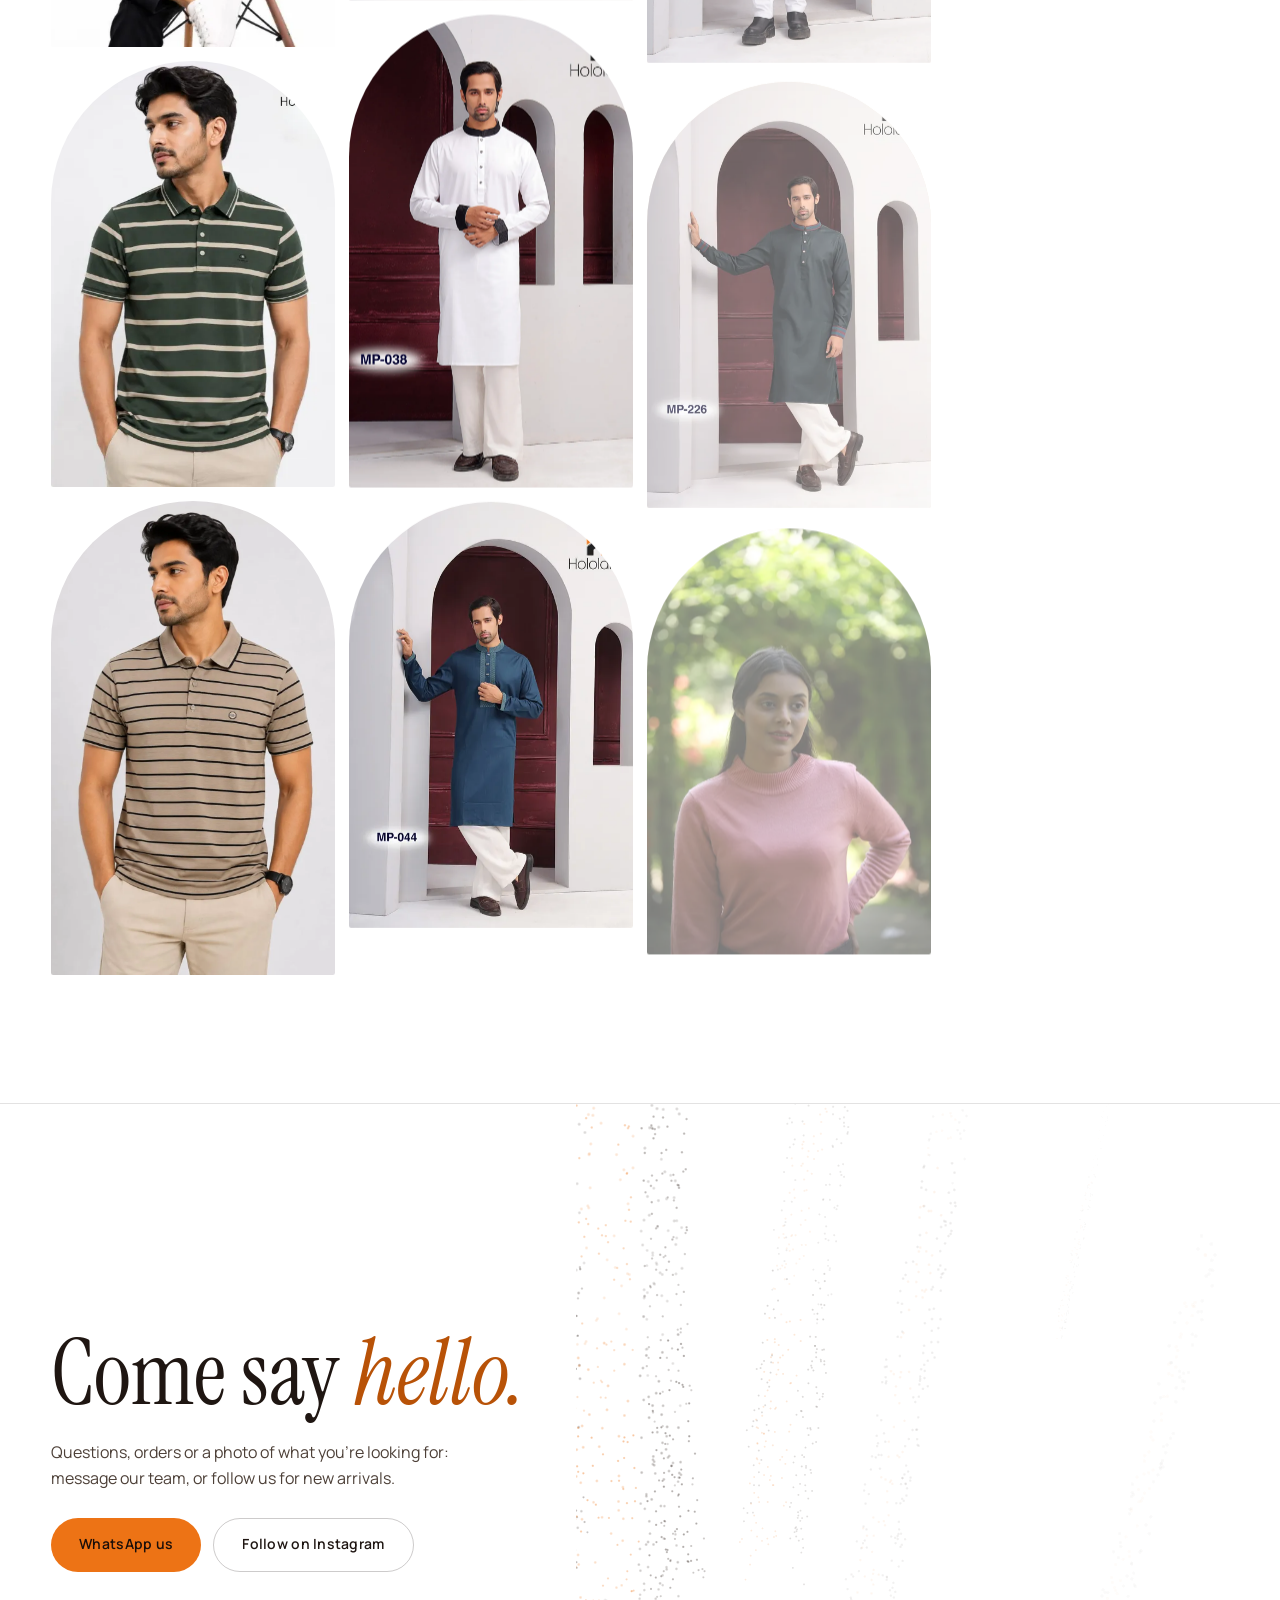
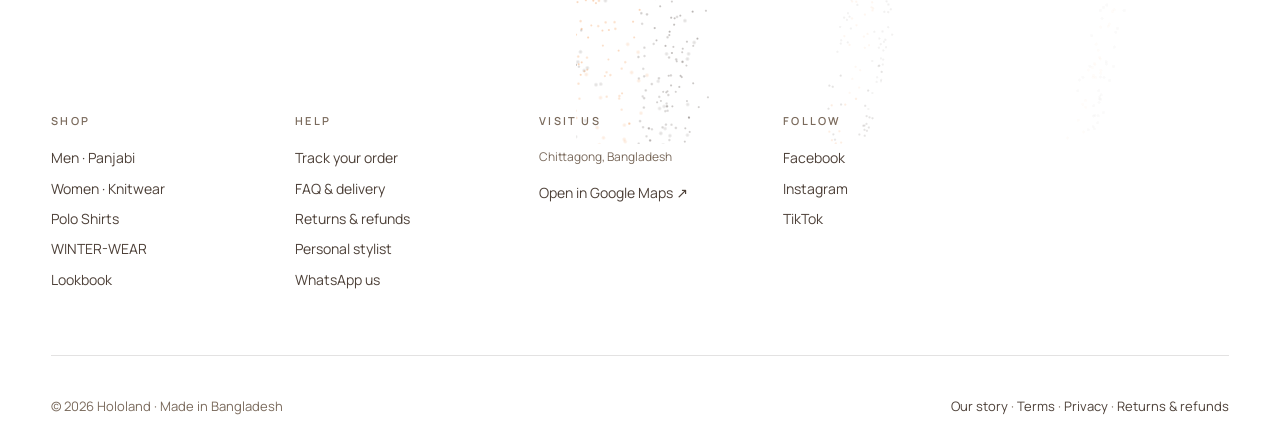
<file: lookbook.html>
<!doctype html>
<html lang="en">
<head>
  <meta charset="utf-8" />
  <meta http-equiv="Content-Security-Policy" content="default-src 'self'; script-src 'self' https://connect.facebook.net 'sha256-MQ8c7zWvrrDqg3tHO/yfLCXx0/FAat8g+0u73uTJDZI='; style-src 'self' 'unsafe-inline'; font-src 'self'; img-src 'self' data: blob: https://www.facebook.com; media-src 'self' blob:; connect-src 'self' https://hololand.upliftdigitalpartners.workers.dev https://api.open-meteo.com https://www.facebook.com https://connect.facebook.net; worker-src 'self' blob:; object-src 'none'; base-uri 'self'; form-action 'self'; frame-src 'none'" />
  <meta name="referrer" content="strict-origin-when-cross-origin" />
  <meta name="viewport" content="width=device-width, initial-scale=1, viewport-fit=cover" />
  <title>Lookbook — The Arch Series · Hololand</title>
  <meta name="description" content="The Hololand Autumn/Winter ’26 lookbook: panjabis and knitwear shot against the arches that inspired the collection." />
  <meta name="theme-color" content="#ffffff" />
  <meta property="og:title" content="Lookbook — The Arch Series · Hololand" />
  <meta property="og:description" content="The Hololand Autumn/Winter ’26 lookbook: panjabis and knitwear shot against the arches that inspired the collection." />
  <meta property="og:image" content="https://hololandbd.com/assets/img/og.jpg" />
  <meta property="og:url" content="https://hololandbd.com/lookbook.html" />
  <meta property="og:type" content="website" />
  <meta name="twitter:card" content="summary_large_image" />
  <link rel="canonical" href="https://hololandbd.com/lookbook.html" />
  <link rel="icon" type="image/png" href="assets/img/favicon.png" />
  <link rel="apple-touch-icon" href="assets/img/apple-touch-icon.png" />
  <link rel="preload" href="assets/fonts/manrope-latin-wght-normal.woff2" as="font" type="font/woff2" crossorigin />
  <link rel="preload" href="assets/fonts/instrument-serif-latin-400-normal.woff2" as="font" type="font/woff2" crossorigin />
  <link rel="stylesheet" href="assets/css/fonts.css" />
  <link rel="preload" href="assets/data/products.json" as="fetch" crossorigin />
  <link rel="preload" href="assets/data/content.json" as="fetch" crossorigin />
  <link rel="preload" href="https://hololand.upliftdigitalpartners.workers.dev/stock" as="fetch" crossorigin />
  <link rel="stylesheet" href="assets/css/style.css" />
  <link rel="stylesheet" href="assets/css/pages.css" />
  <script type="importmap">
    { "imports": { "three": "./assets/vendor/three.min.js" } }
  </script>
</head>
<body class="is-loading" data-page="lookbook">
  <div class="curtain" aria-hidden="true"><svg class="curtain__mark" viewBox="0 0 345 400"><polygon class="m-a" points="0,0 105,0 105,140 0,212" /><polygon class="m-b" points="0,245 215,98 215,300 110,300 110,400 0,400" /><rect class="m-c" x="238" y="0" width="107" height="400" /></svg></div>
  <main class="page page--lookbook">
    <section class="page-hero lb-hero">
      <p class="eyebrow" data-hero-in>Lookbook — Autumn / Winter ’26</p>
      <h1 class="page-title page-title--xl" data-hero-in>The <em>Arch</em> Series</h1>
      <p class="page-lede" data-hero-in>Shot against the arches that inspired the collection. <span class="lb-desk">Scroll to turn the gallery, drag to explore, and tap any look to shop it.</span><span class="lb-phone">Tap any look to shop it.</span></p>
      <div class="lb-hero__scroll" data-hero-in><span>Scroll</span><i></i></div>
    </section>
    <section class="lookbook" id="lookbook">
      <div class="lookbook__pin">
        <canvas class="lookbook__gl" data-lookbook-canvas></canvas>
        <div class="lookbook__caption">
          <span class="mono" data-lb-code></span>
          <strong data-lb-name></strong>
          <span data-lb-price></span>
          <a class="btn btn--solid btn--sm lookbook__cta" data-lb-link href="shop.html"><span>View this piece</span></a>
        </div>
        <p class="lookbook__hint mono">Scroll or drag to turn · tap to view</p>
      </div>
    </section>
    <section class="lb-all">
      <div class="section-head"><p class="eyebrow" data-reveal>Every look</p><h2 class="h2" data-split>The full <em>series.</em></h2></div>
      <div class="lb-masonry" data-lb-grid></div>
    </section>
  </main>
  <script defer src="assets/vendor/gsap.min.js"></script>
  <script defer src="assets/vendor/ScrollTrigger.min.js"></script>
  <script defer src="assets/vendor/SplitText.min.js"></script>
  <script defer src="assets/vendor/lenis.min.js"></script>
  <script type="module" src="assets/js/pages/lookbook.js"></script>
</body>
</html>
</file>
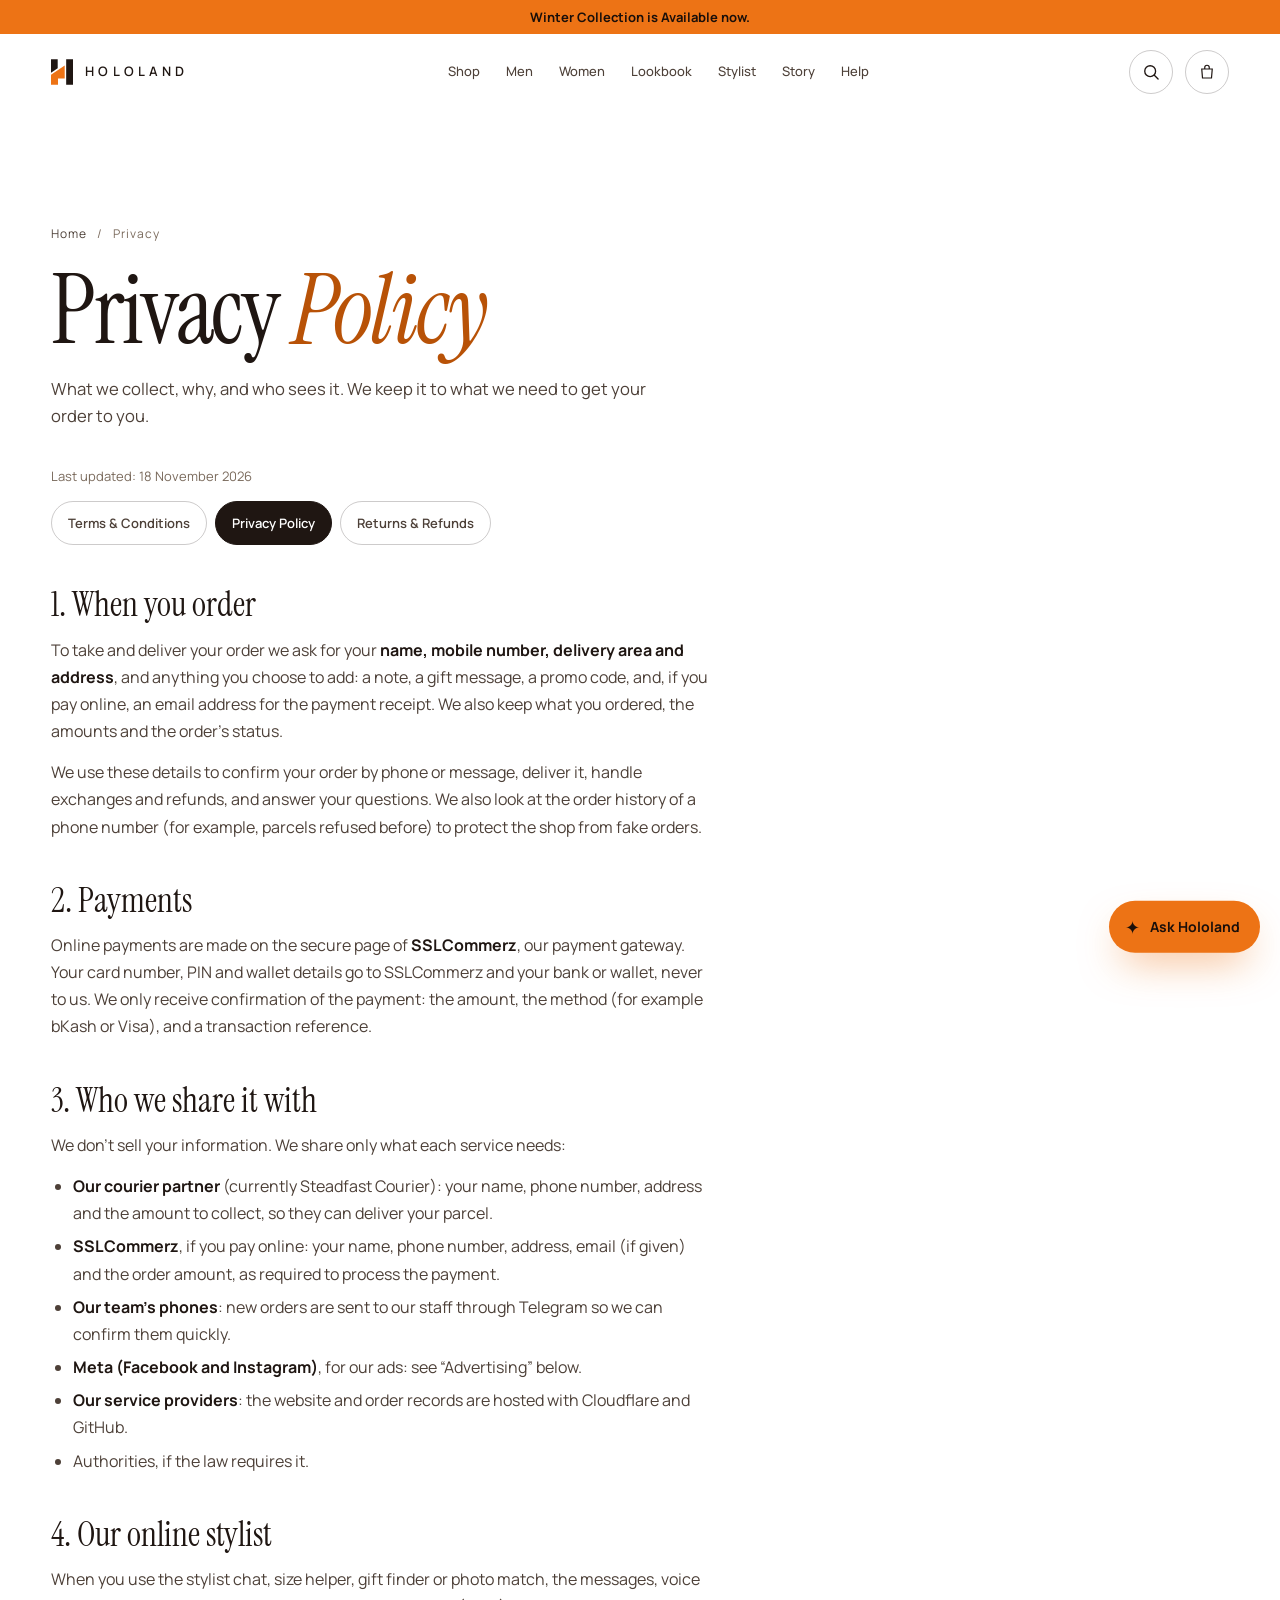
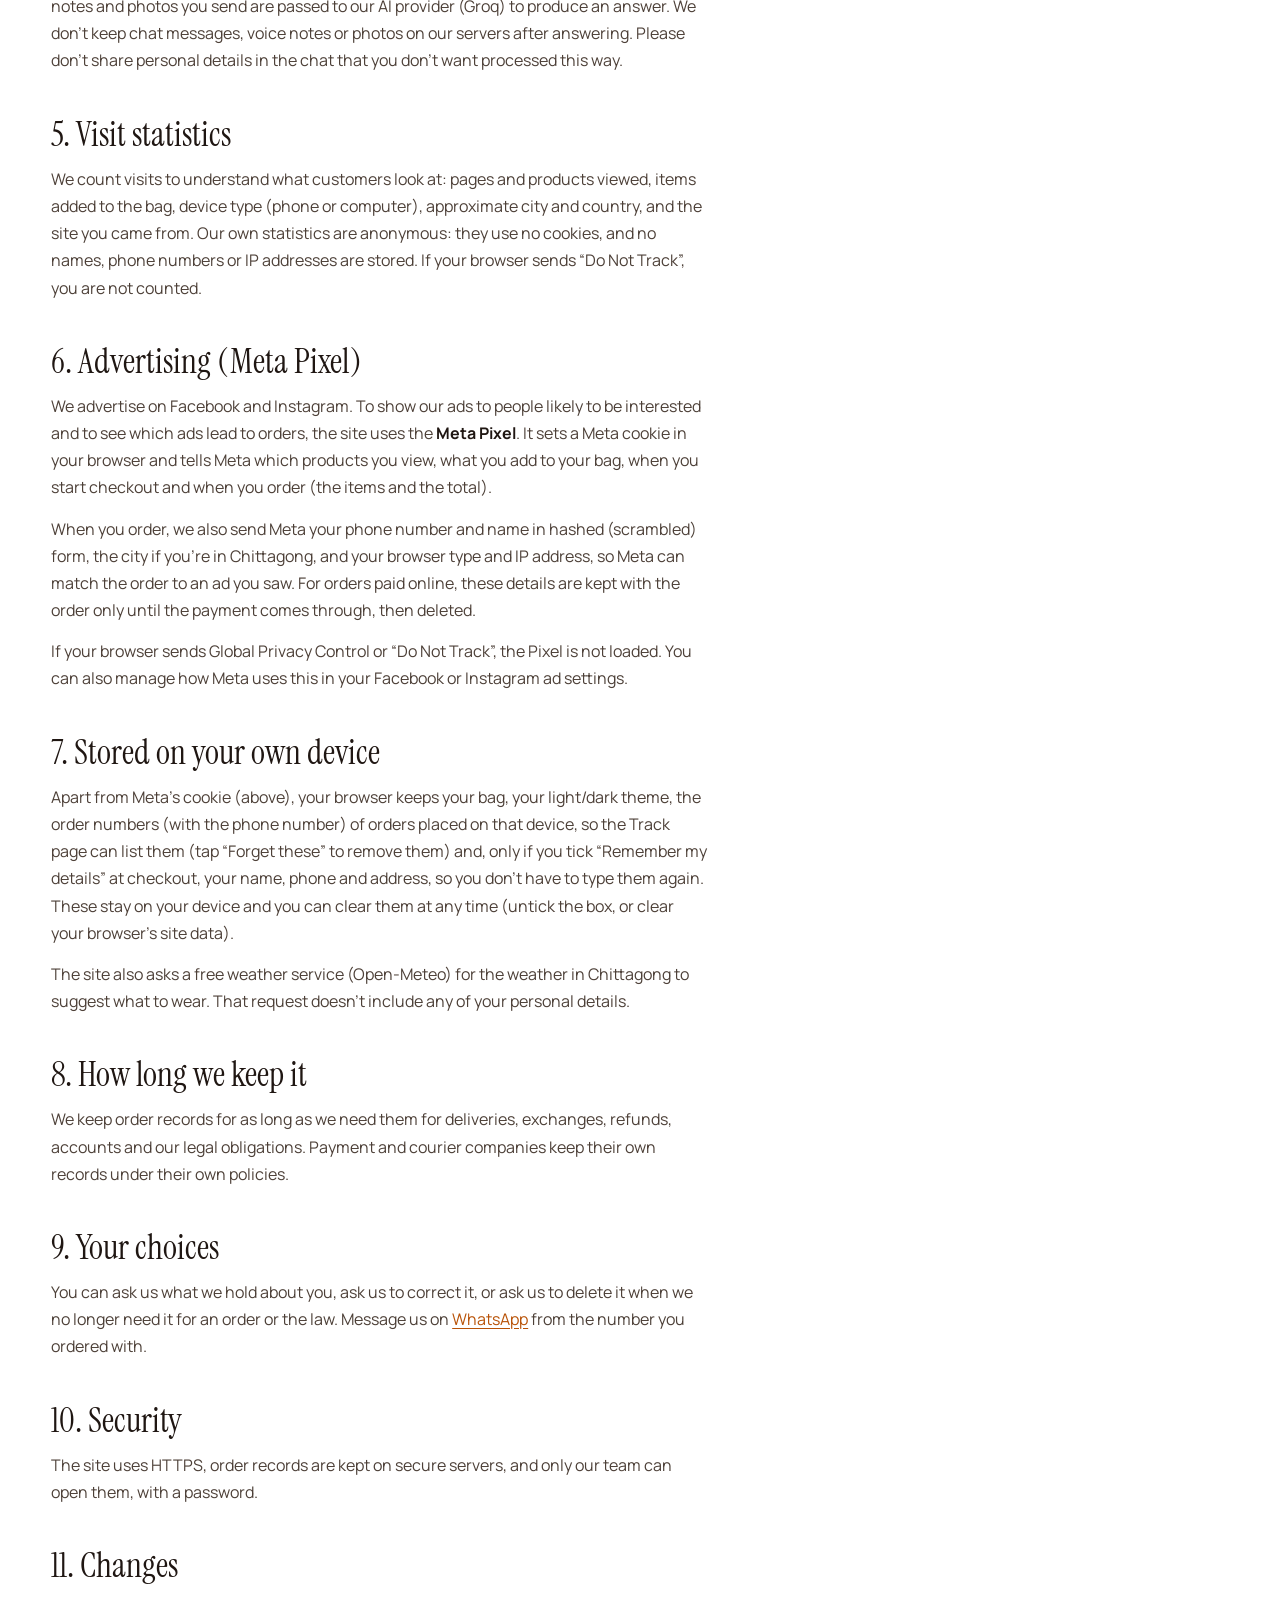
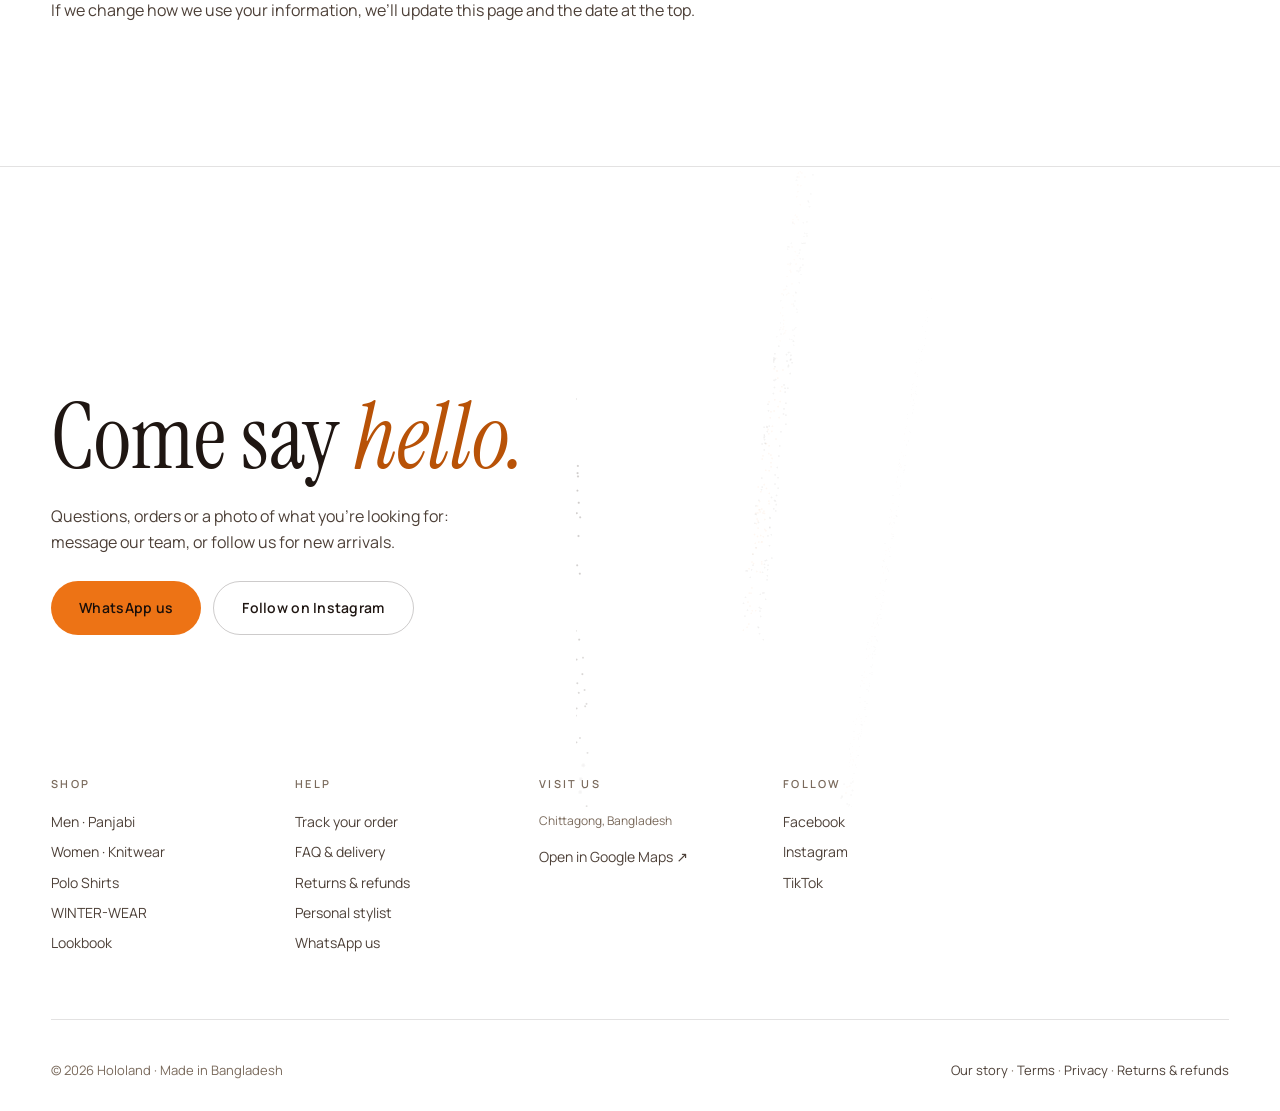
<file: privacy.html>
<!doctype html>
<html lang="en">
<head>
  <meta charset="utf-8" />
  <meta http-equiv="Content-Security-Policy" content="default-src 'self'; script-src 'self' https://connect.facebook.net 'sha256-MQ8c7zWvrrDqg3tHO/yfLCXx0/FAat8g+0u73uTJDZI='; style-src 'self' 'unsafe-inline'; font-src 'self'; img-src 'self' data: blob: https://www.facebook.com; media-src 'self' blob:; connect-src 'self' https://hololand.upliftdigitalpartners.workers.dev https://api.open-meteo.com https://www.facebook.com https://connect.facebook.net; worker-src 'self' blob:; object-src 'none'; base-uri 'self'; form-action 'self'; frame-src 'none'" />
  <meta name="referrer" content="strict-origin-when-cross-origin" />
  <meta name="viewport" content="width=device-width, initial-scale=1, viewport-fit=cover" />
  <title>Privacy Policy — Hololand</title>
  <meta name="description" content="What information Hololand collects when you visit or order at hololandbd.com, how it is used and who it is shared with." />
  <meta name="theme-color" content="#ffffff" />
  <meta property="og:title" content="Privacy Policy — Hololand" />
  <meta property="og:description" content="What information Hololand collects when you visit or order at hololandbd.com, how it is used and who it is shared with." />
  <meta property="og:image" content="https://hololandbd.com/assets/img/og.jpg" />
  <meta property="og:url" content="https://hololandbd.com/privacy.html" />
  <meta property="og:type" content="website" />
  <meta name="twitter:card" content="summary_large_image" />
  <link rel="canonical" href="https://hololandbd.com/privacy.html" />
  <link rel="icon" type="image/png" href="assets/img/favicon.png" />
  <link rel="apple-touch-icon" href="assets/img/apple-touch-icon.png" />
  <link rel="preload" href="assets/fonts/manrope-latin-wght-normal.woff2" as="font" type="font/woff2" crossorigin />
  <link rel="preload" href="assets/fonts/instrument-serif-latin-400-normal.woff2" as="font" type="font/woff2" crossorigin />
  <link rel="stylesheet" href="assets/css/fonts.css" />
  <link rel="preload" href="assets/data/products.json" as="fetch" crossorigin />
  <link rel="preload" href="assets/data/content.json" as="fetch" crossorigin />
  <link rel="preload" href="https://hololand.upliftdigitalpartners.workers.dev/stock" as="fetch" crossorigin />
  <link rel="stylesheet" href="assets/css/style.css" />
  <link rel="stylesheet" href="assets/css/pages.css" />
  <script type="importmap">
    { "imports": { "three": "./assets/vendor/three.min.js" } }
  </script>
</head>
<body class="is-loading" data-page="policy">
  <div class="curtain" aria-hidden="true"><svg class="curtain__mark" viewBox="0 0 345 400"><polygon class="m-a" points="0,0 105,0 105,140 0,212" /><polygon class="m-b" points="0,245 215,98 215,300 110,300 110,400 0,400" /><rect class="m-c" x="238" y="0" width="107" height="400" /></svg></div>
  <main class="page page--policy">
    <section class="page-hero page-hero--compact">
      <nav class="crumbs" data-hero-in aria-label="Breadcrumb"><a href="./">Home</a><span>/</span><span>Privacy</span></nav>
      <h1 class="page-title" data-hero-in>Privacy <em>Policy</em></h1>
      <p class="page-lede" data-hero-in>What we collect, why, and who sees it. We keep it to what we need to get your order to you.</p>
    </section>
    <article class="policy">
      <p class="policy__updated">Last updated: 18 November 2026</p>
      <nav class="policy__nav" aria-label="Policies"><a href="terms.html">Terms &amp; Conditions</a><a href="privacy.html" aria-current="page">Privacy Policy</a><a href="refund-policy.html">Returns &amp; Refunds</a></nav>
<h2>1. When you order</h2>
<p>To take and deliver your order we ask for your <strong>name, mobile number, delivery area and address</strong>, and anything you choose to add: a note, a gift message, a promo code, and, if you pay online, an email address for the payment receipt. We also keep what you ordered, the amounts and the order’s status.</p>
<p>We use these details to confirm your order by phone or message, deliver it, handle exchanges and refunds, and answer your questions. We also look at the order history of a phone number (for example, parcels refused before) to protect the shop from fake orders.</p>

<h2>2. Payments</h2>
<p>Online payments are made on the secure page of <strong>SSLCommerz</strong>, our payment gateway. Your card number, PIN and wallet details go to SSLCommerz and your bank or wallet, never to us. We only receive confirmation of the payment: the amount, the method (for example bKash or Visa), and a transaction reference.</p>

<h2>3. Who we share it with</h2>
<p>We don’t sell your information. We share only what each service needs:</p>
<ul>
  <li><strong>Our courier partner</strong> (currently Steadfast Courier): your name, phone number, address and the amount to collect, so they can deliver your parcel.</li>
  <li><strong>SSLCommerz</strong>, if you pay online: your name, phone number, address, email (if given) and the order amount, as required to process the payment.</li>
  <li><strong>Our team’s phones</strong>: new orders are sent to our staff through Telegram so we can confirm them quickly.</li>
  <li><strong>Meta (Facebook and Instagram)</strong>, for our ads: see “Advertising” below.</li>
  <li><strong>Our service providers</strong>: the website and order records are hosted with Cloudflare and GitHub.</li>
  <li>Authorities, if the law requires it.</li>
</ul>

<h2>4. Our online stylist</h2>
<p>When you use the stylist chat, size helper, gift finder or photo match, the messages, voice notes and photos you send are passed to our AI provider (Groq) to produce an answer. We don’t keep chat messages, voice notes or photos on our servers after answering. Please don’t share personal details in the chat that you don’t want processed this way.</p>

<h2>5. Visit statistics</h2>
<p>We count visits to understand what customers look at: pages and products viewed, items added to the bag, device type (phone or computer), approximate city and country, and the site you came from. Our own statistics are anonymous: they use no cookies, and no names, phone numbers or IP addresses are stored. If your browser sends “Do Not Track”, you are not counted.</p>

<h2>6. Advertising (Meta Pixel)</h2>
<p>We advertise on Facebook and Instagram. To show our ads to people likely to be interested and to see which ads lead to orders, the site uses the <strong>Meta Pixel</strong>. It sets a Meta cookie in your browser and tells Meta which products you view, what you add to your bag, when you start checkout and when you order (the items and the total).</p>
<p>When you order, we also send Meta your phone number and name in hashed (scrambled) form, the city if you’re in Chittagong, and your browser type and IP address, so Meta can match the order to an ad you saw. For orders paid online, these details are kept with the order only until the payment comes through, then deleted.</p>
<p>If your browser sends Global Privacy Control or “Do Not Track”, the Pixel is not loaded. You can also manage how Meta uses this in your Facebook or Instagram ad settings.</p>

<h2>7. Stored on your own device</h2>
<p>Apart from Meta’s cookie (above), your browser keeps your bag, your light/dark theme, the order numbers (with the phone number) of orders placed on that device, so the Track page can list them (tap “Forget these” to remove them) and, only if you tick “Remember my details” at checkout, your name, phone and address, so you don’t have to type them again. These stay on your device and you can clear them at any time (untick the box, or clear your browser’s site data).</p>
<p>The site also asks a free weather service (Open-Meteo) for the weather in Chittagong to suggest what to wear. That request doesn’t include any of your personal details.</p>

<h2>8. How long we keep it</h2>
<p>We keep order records for as long as we need them for deliveries, exchanges, refunds, accounts and our legal obligations. Payment and courier companies keep their own records under their own policies.</p>

<h2>9. Your choices</h2>
<p>You can ask us what we hold about you, ask us to correct it, or ask us to delete it when we no longer need it for an order or the law. Message us on <a data-p="whatsapp" href="#">WhatsApp</a> from the number you ordered with.</p>

<h2>10. Security</h2>
<p>The site uses HTTPS, order records are kept on secure servers, and only our team can open them, with a password.</p>

<h2>11. Changes</h2>
<p>If we change how we use your information, we’ll update this page and the date at the top.</p>
    </article>
  </main>
  <script defer src="assets/vendor/gsap.min.js"></script>
  <script defer src="assets/vendor/ScrollTrigger.min.js"></script>
  <script defer src="assets/vendor/SplitText.min.js"></script>
  <script defer src="assets/vendor/lenis.min.js"></script>
  <script type="module" src="assets/js/pages/policy.js"></script>
</body>
</html>
</file>
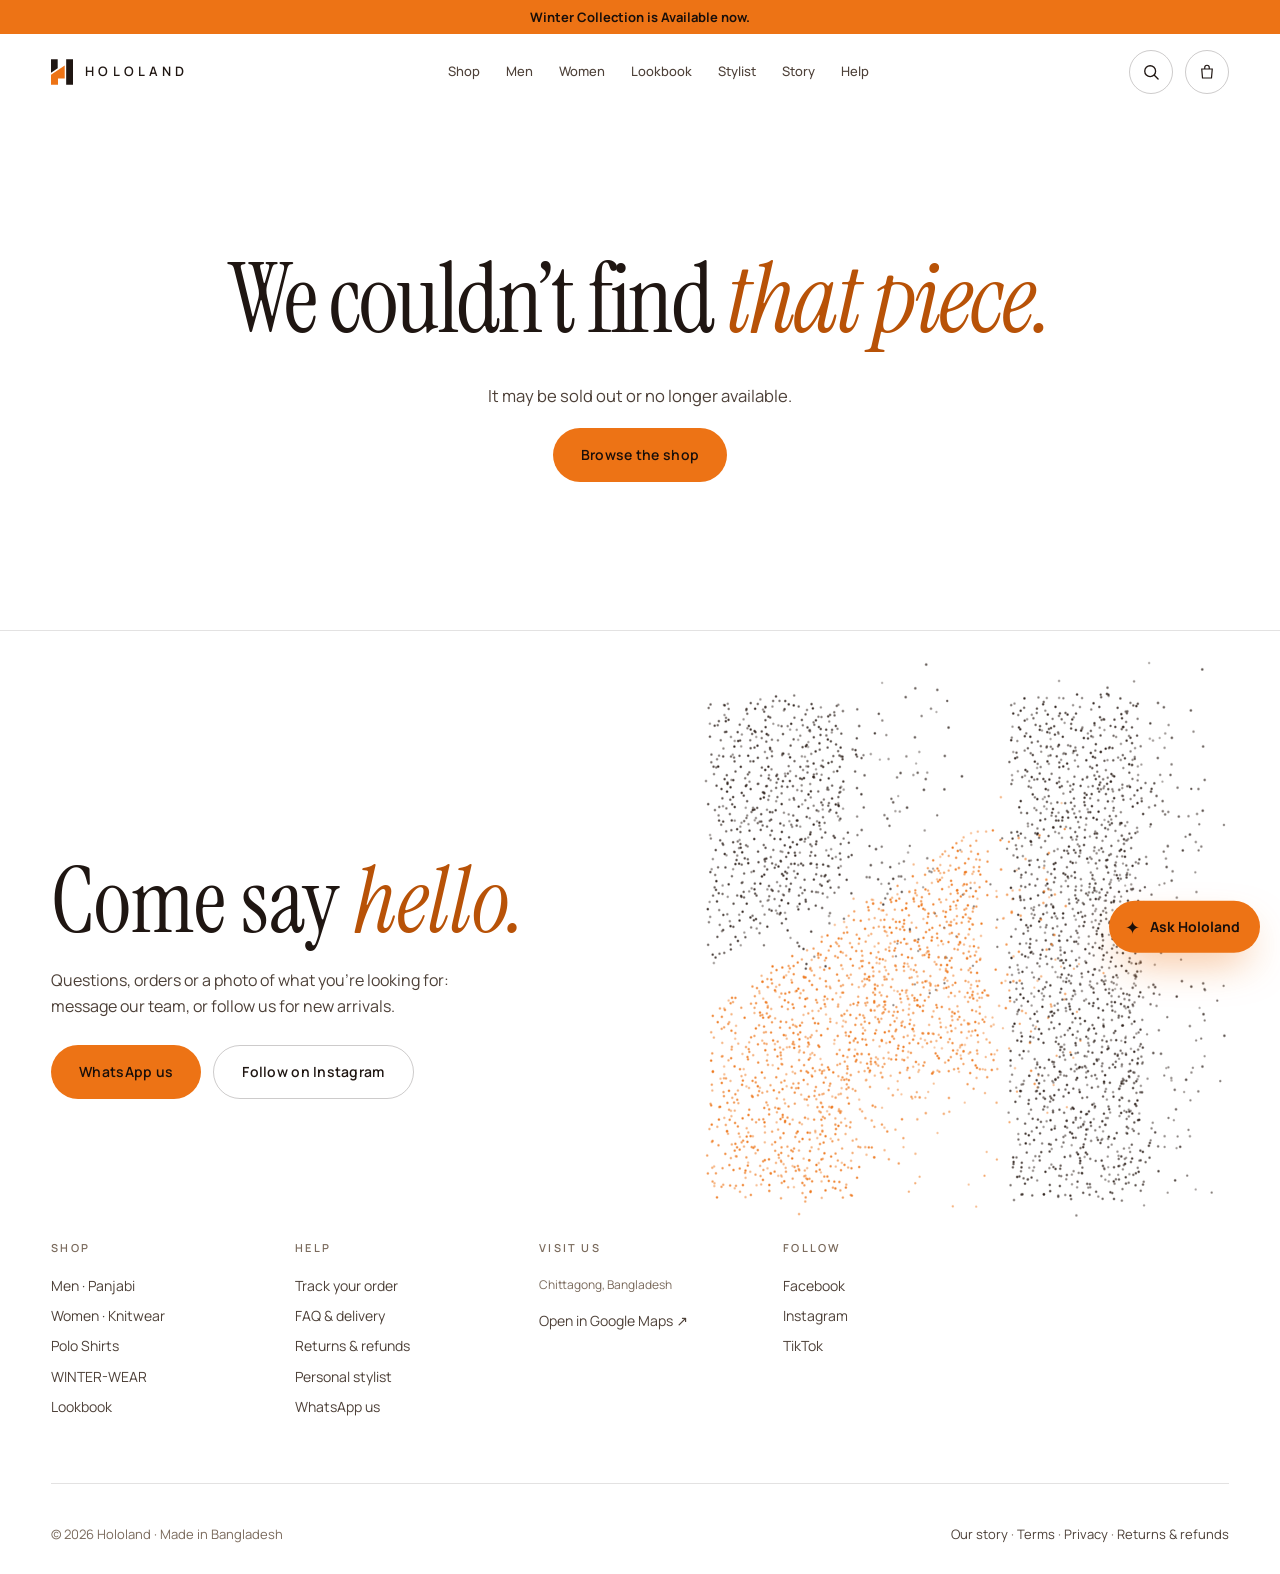
<file: product.html>
<!doctype html>
<html lang="en">
<head>
  <meta charset="utf-8" />
  <meta http-equiv="Content-Security-Policy" content="default-src 'self'; script-src 'self' https://connect.facebook.net 'sha256-MQ8c7zWvrrDqg3tHO/yfLCXx0/FAat8g+0u73uTJDZI='; style-src 'self' 'unsafe-inline'; font-src 'self'; img-src 'self' data: blob: https://www.facebook.com; media-src 'self' blob:; connect-src 'self' https://hololand.upliftdigitalpartners.workers.dev https://api.open-meteo.com https://www.facebook.com https://connect.facebook.net; worker-src 'self' blob:; object-src 'none'; base-uri 'self'; form-action 'self'; frame-src 'none'" />
  <meta name="referrer" content="strict-origin-when-cross-origin" />
  <meta name="viewport" content="width=device-width, initial-scale=1, viewport-fit=cover" />
  <title>Hololand</title>
  <meta name="description" content="Hololand product" />
  <meta name="theme-color" content="#ffffff" />
  <meta property="og:title" content="Hololand" />
  <meta property="og:description" content="Hololand product" />
  <meta property="og:image" content="https://hololandbd.com/assets/img/og.jpg" />
  <meta property="og:url" content="https://hololandbd.com/product.html" />
  <meta property="og:type" content="website" />
  <meta name="twitter:card" content="summary_large_image" />
  <link rel="canonical" href="https://hololandbd.com/product.html" />
  <link rel="icon" type="image/png" href="assets/img/favicon.png" />
  <link rel="apple-touch-icon" href="assets/img/apple-touch-icon.png" />
  <link rel="preload" href="assets/fonts/manrope-latin-wght-normal.woff2" as="font" type="font/woff2" crossorigin />
  <link rel="preload" href="assets/fonts/instrument-serif-latin-400-normal.woff2" as="font" type="font/woff2" crossorigin />
  <link rel="stylesheet" href="assets/css/fonts.css" />
  <link rel="preload" href="assets/data/products.json" as="fetch" crossorigin />
  <link rel="preload" href="assets/data/content.json" as="fetch" crossorigin />
  <link rel="preload" href="https://hololand.upliftdigitalpartners.workers.dev/stock" as="fetch" crossorigin />
  <link rel="stylesheet" href="assets/css/style.css" />
  <link rel="stylesheet" href="assets/css/pages.css" />
  <script type="importmap">
    { "imports": { "three": "./assets/vendor/three.min.js" } }
  </script>
</head>
<body class="is-loading" data-page="product">
  <div class="curtain" aria-hidden="true"><svg class="curtain__mark" viewBox="0 0 345 400"><polygon class="m-a" points="0,0 105,0 105,140 0,212" /><polygon class="m-b" points="0,245 215,98 215,300 110,300 110,400 0,400" /><rect class="m-c" x="238" y="0" width="107" height="400" /></svg></div>
  <main class="page page--product">
    <nav class="crumbs pdp-crumbs" data-hero-in aria-label="Breadcrumb"><a href="./">Home</a><span>/</span><a href="shop.html">Shop</a><span>/</span><a data-crumb-cat href="shop.html"></a><span>/</span><span data-crumb-name></span></nav>
    <section class="pdp" data-pdp>
      <div class="pdp__gallery" data-hero-in>
        <div class="pdp__main arch" data-zoom><img data-pdp-img alt="" /></div>
        <div class="pdp__thumbs" data-pdp-thumbs></div>
      </div>
      <div class="pdp__info" data-sizer-root>
        <div class="pdp__sticky">
          <span class="mono" data-pdp-code></span>
          <h1 class="pdp__name" data-pdp-name></h1>
          <div class="pdp__price-row"><span class="pdp__price" data-pdp-price></span><span class="pdp__rating" data-pdp-rating></span></div>
          <div class="qv__lang" data-pdp-lang hidden><button class="is-active" data-plang="en">EN</button><button data-plang="bn">বাংলা</button></div>
          <p class="pdp__desc" data-pdp-desc></p>
          <dl class="pdp__meta">
            <div><dt>Colour</dt><dd><span class="swatch" data-pdp-swatch></span> <span data-pdp-colour></span></dd></div>
            <div><dt>Fabric</dt><dd data-pdp-fabric></dd></div>
            <div><dt>Category</dt><dd data-pdp-type></dd></div>
          </dl>
          <div data-pdp-sizer></div>
          <div class="pdp__actions">
            <button class="btn btn--solid btn--wide" data-pdp-add><span>Add to bag</span></button>
            <a class="btn btn--ghost btn--wide" data-pdp-ask target="_blank" rel="noopener"><span>Ask about this on WhatsApp</span></a>
          </div>
          <p class="eta" data-eta></p>
          <p class="pdp__note" data-delivery-note></p>
          <div class="accordion">
            <details><summary>Delivery &amp; payment</summary><div data-pdp-delivery></div></details>
            <details><summary>Exchanges</summary><div data-pdp-exchange></div></details>
            <details><summary>Care</summary><div data-pdp-care></div></details>
          </div>
          <div class="reviews" data-pdp-reviews hidden></div>
        </div>
      </div>
    </section>
    <section class="related">
      <div class="section-head section-head--row">
        <h2 class="h2" data-split>You may <em>also like</em></h2>
        <a href="shop.html" class="link-arrow">Shop all <i>→</i></a>
      </div>
      <div class="grid" data-related></div>
    </section>
    <div class="pdp-bar" data-pdp-bar>
      <div><strong data-bar-name></strong><span data-bar-price></span></div>
      <button class="btn btn--solid btn--sm" data-bar-add><span>Add to bag</span></button>
    </div>
    <section class="notfound" data-notfound hidden>
      <h1 class="page-title">We couldn’t find <em>that piece.</em></h1>
      <p class="page-lede">It may be sold out or no longer available.</p>
      <a href="shop.html" class="btn btn--solid"><span>Browse the shop</span></a>
    </section>
  </main>
  <script defer src="assets/vendor/gsap.min.js"></script>
  <script defer src="assets/vendor/ScrollTrigger.min.js"></script>
  <script defer src="assets/vendor/SplitText.min.js"></script>
  <script defer src="assets/vendor/lenis.min.js"></script>
  <script type="module" src="assets/js/pages/product.js"></script>
</body>
</html>
</file>
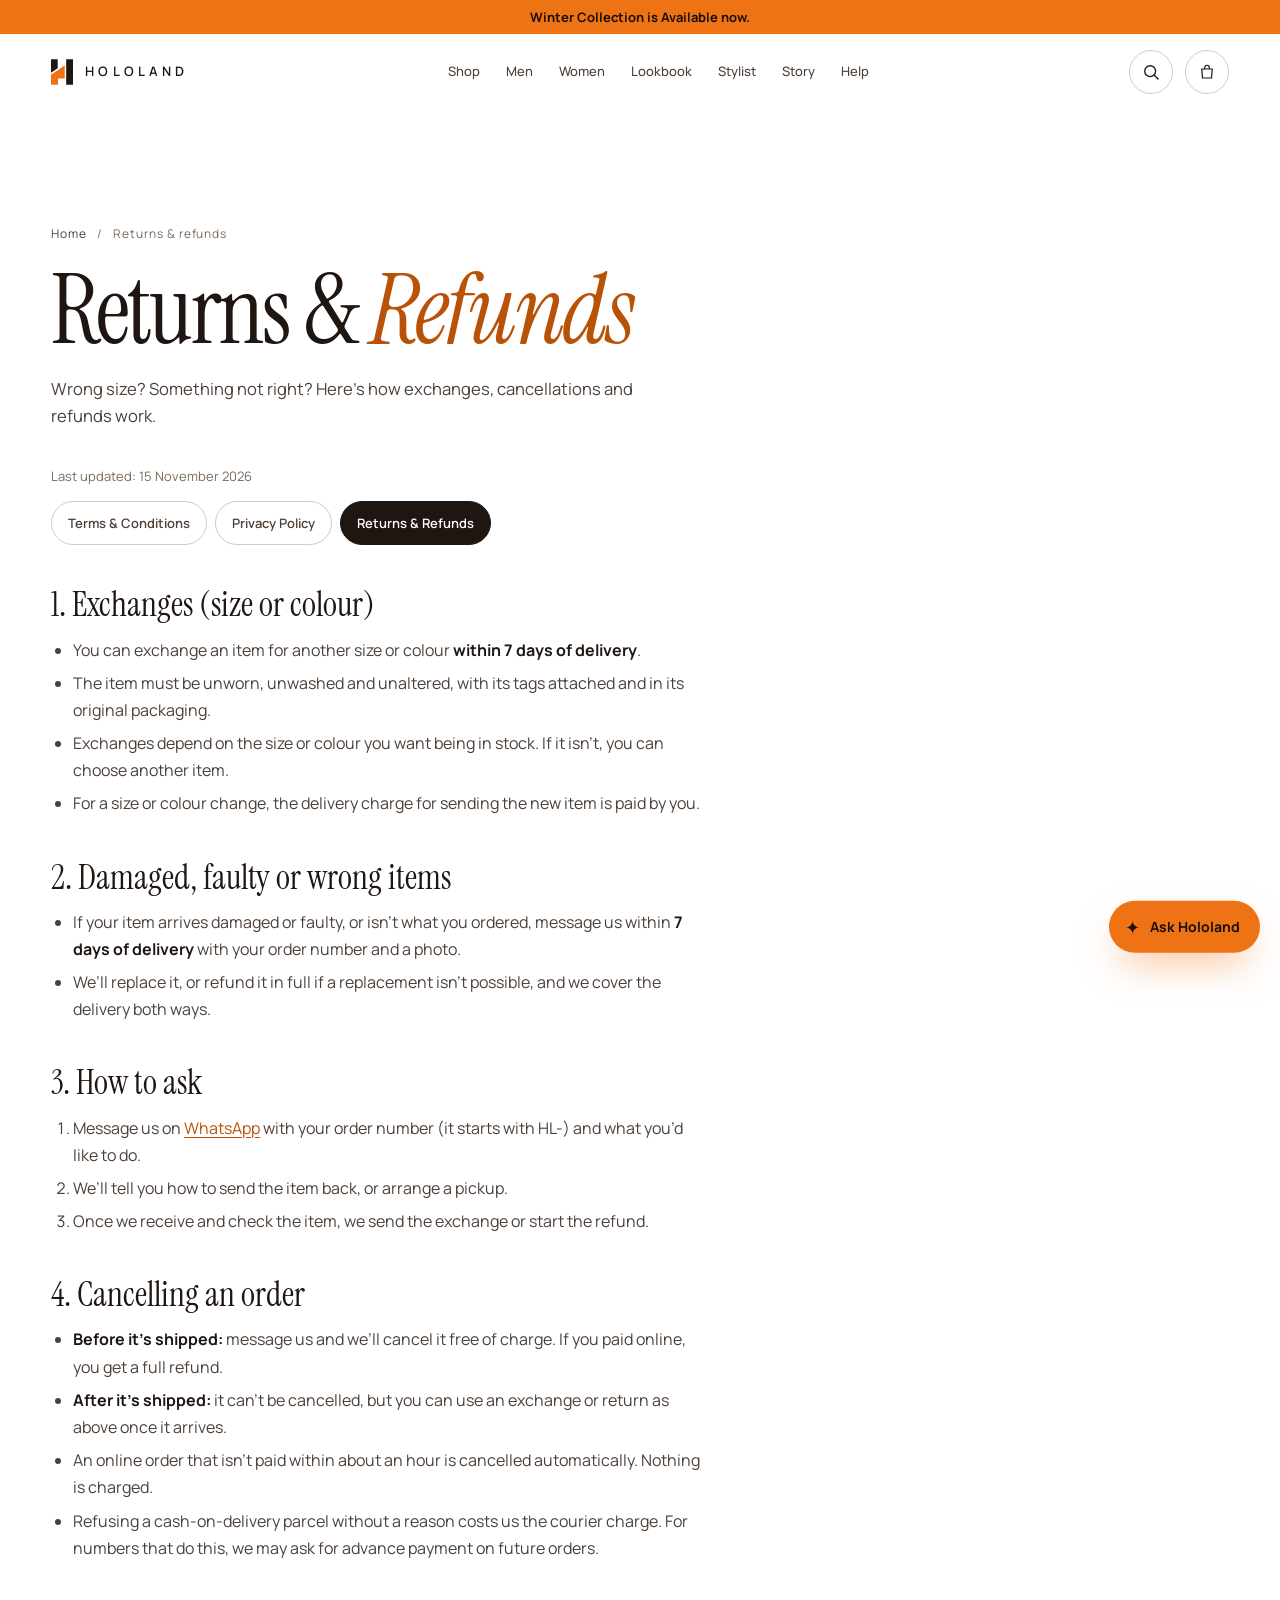
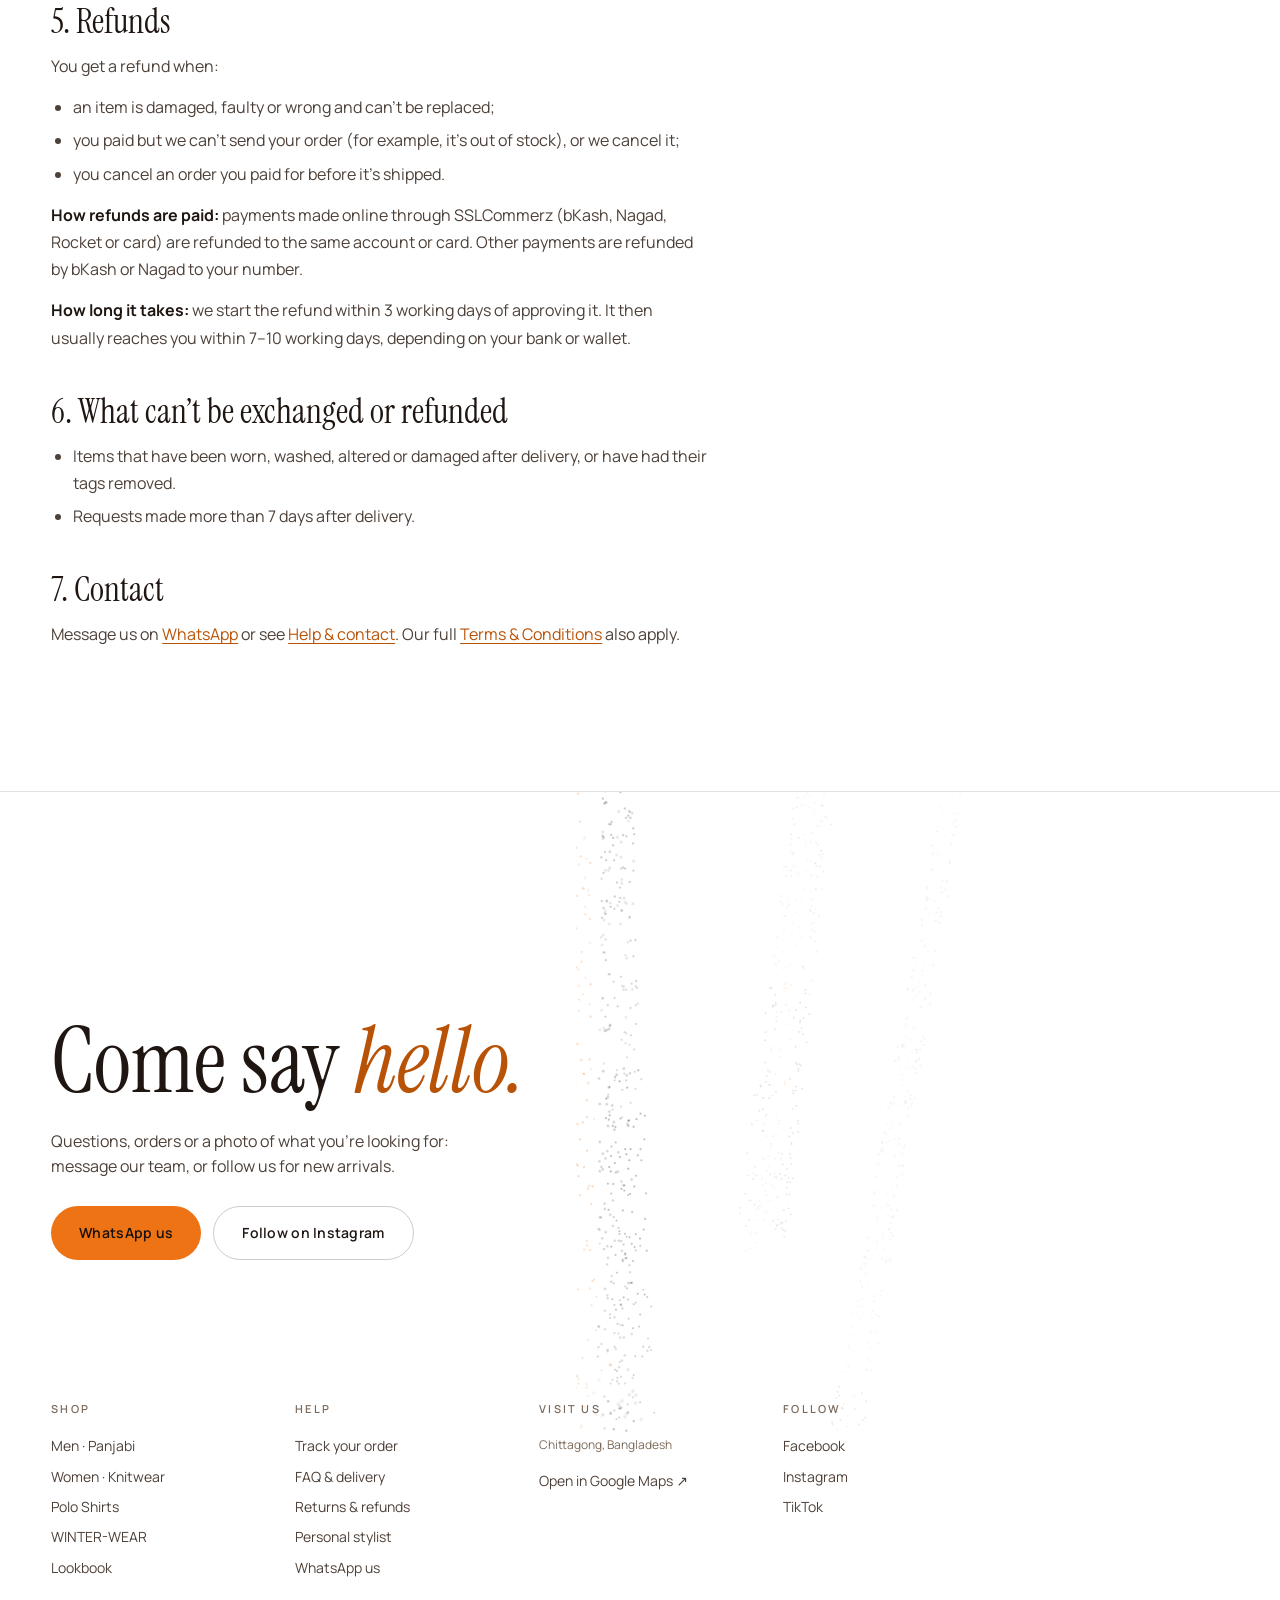
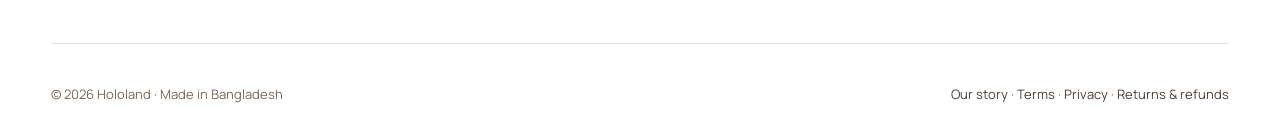
<file: refund-policy.html>
<!doctype html>
<html lang="en">
<head>
  <meta charset="utf-8" />
  <meta http-equiv="Content-Security-Policy" content="default-src 'self'; script-src 'self' https://connect.facebook.net 'sha256-MQ8c7zWvrrDqg3tHO/yfLCXx0/FAat8g+0u73uTJDZI='; style-src 'self' 'unsafe-inline'; font-src 'self'; img-src 'self' data: blob: https://www.facebook.com; media-src 'self' blob:; connect-src 'self' https://hololand.upliftdigitalpartners.workers.dev https://api.open-meteo.com https://www.facebook.com https://connect.facebook.net; worker-src 'self' blob:; object-src 'none'; base-uri 'self'; form-action 'self'; frame-src 'none'" />
  <meta name="referrer" content="strict-origin-when-cross-origin" />
  <meta name="viewport" content="width=device-width, initial-scale=1, viewport-fit=cover" />
  <title>Returns &amp; Refunds — Hololand</title>
  <meta name="description" content="Exchanges, returns, cancellations and refunds at Hololand: what qualifies, how to ask and how refunds are paid." />
  <meta name="theme-color" content="#ffffff" />
  <meta property="og:title" content="Returns &amp; Refunds — Hololand" />
  <meta property="og:description" content="Exchanges, returns, cancellations and refunds at Hololand: what qualifies, how to ask and how refunds are paid." />
  <meta property="og:image" content="https://hololandbd.com/assets/img/og.jpg" />
  <meta property="og:url" content="https://hololandbd.com/refund-policy.html" />
  <meta property="og:type" content="website" />
  <meta name="twitter:card" content="summary_large_image" />
  <link rel="canonical" href="https://hololandbd.com/refund-policy.html" />
  <link rel="icon" type="image/png" href="assets/img/favicon.png" />
  <link rel="apple-touch-icon" href="assets/img/apple-touch-icon.png" />
  <link rel="preload" href="assets/fonts/manrope-latin-wght-normal.woff2" as="font" type="font/woff2" crossorigin />
  <link rel="preload" href="assets/fonts/instrument-serif-latin-400-normal.woff2" as="font" type="font/woff2" crossorigin />
  <link rel="stylesheet" href="assets/css/fonts.css" />
  <link rel="preload" href="assets/data/products.json" as="fetch" crossorigin />
  <link rel="preload" href="assets/data/content.json" as="fetch" crossorigin />
  <link rel="preload" href="https://hololand.upliftdigitalpartners.workers.dev/stock" as="fetch" crossorigin />
  <link rel="stylesheet" href="assets/css/style.css" />
  <link rel="stylesheet" href="assets/css/pages.css" />
  <script type="importmap">
    { "imports": { "three": "./assets/vendor/three.min.js" } }
  </script>
</head>
<body class="is-loading" data-page="policy">
  <div class="curtain" aria-hidden="true"><svg class="curtain__mark" viewBox="0 0 345 400"><polygon class="m-a" points="0,0 105,0 105,140 0,212" /><polygon class="m-b" points="0,245 215,98 215,300 110,300 110,400 0,400" /><rect class="m-c" x="238" y="0" width="107" height="400" /></svg></div>
  <main class="page page--policy">
    <section class="page-hero page-hero--compact">
      <nav class="crumbs" data-hero-in aria-label="Breadcrumb"><a href="./">Home</a><span>/</span><span>Returns &amp; refunds</span></nav>
      <h1 class="page-title" data-hero-in>Returns &amp; <em>Refunds</em></h1>
      <p class="page-lede" data-hero-in>Wrong size? Something not right? Here’s how exchanges, cancellations and refunds work.</p>
    </section>
    <article class="policy">
      <p class="policy__updated">Last updated: 15 November 2026</p>
      <nav class="policy__nav" aria-label="Policies"><a href="terms.html">Terms &amp; Conditions</a><a href="privacy.html">Privacy Policy</a><a href="refund-policy.html" aria-current="page">Returns &amp; Refunds</a></nav>
<h2>1. Exchanges (size or colour)</h2>
<ul>
  <li>You can exchange an item for another size or colour <strong>within 7 days of delivery</strong>.</li>
  <li>The item must be unworn, unwashed and unaltered, with its tags attached and in its original packaging.</li>
  <li>Exchanges depend on the size or colour you want being in stock. If it isn’t, you can choose another item.</li>
  <li>For a size or colour change, the delivery charge for sending the new item is paid by you.</li>
</ul>

<h2>2. Damaged, faulty or wrong items</h2>
<ul>
  <li>If your item arrives damaged or faulty, or isn’t what you ordered, message us within <strong>7 days of delivery</strong> with your order number and a photo.</li>
  <li>We’ll replace it, or refund it in full if a replacement isn’t possible, and we cover the delivery both ways.</li>
</ul>

<h2>3. How to ask</h2>
<ol>
  <li>Message us on <a data-p="whatsapp" href="#">WhatsApp</a> with your order number (it starts with HL-) and what you’d like to do.</li>
  <li>We’ll tell you how to send the item back, or arrange a pickup.</li>
  <li>Once we receive and check the item, we send the exchange or start the refund.</li>
</ol>

<h2>4. Cancelling an order</h2>
<ul>
  <li><strong>Before it’s shipped:</strong> message us and we’ll cancel it free of charge. If you paid online, you get a full refund.</li>
  <li><strong>After it’s shipped:</strong> it can’t be cancelled, but you can use an exchange or return as above once it arrives.</li>
  <li>An online order that isn’t paid within about an hour is cancelled automatically. Nothing is charged.</li>
  <li>Refusing a cash-on-delivery parcel without a reason costs us the courier charge. For numbers that do this, we may ask for advance payment on future orders.</li>
</ul>

<h2>5. Refunds</h2>
<p>You get a refund when:</p>
<ul>
  <li>an item is damaged, faulty or wrong and can’t be replaced;</li>
  <li>you paid but we can’t send your order (for example, it’s out of stock), or we cancel it;</li>
  <li>you cancel an order you paid for before it’s shipped.</li>
</ul>
<p><strong>How refunds are paid:</strong> payments made online through SSLCommerz (bKash, Nagad, Rocket or card) are refunded to the same account or card. Other payments are refunded by bKash or Nagad to your number.</p>
<p><strong>How long it takes:</strong> we start the refund within 3 working days of approving it. It then usually reaches you within 7–10 working days, depending on your bank or wallet.</p>

<h2>6. What can’t be exchanged or refunded</h2>
<ul>
  <li>Items that have been worn, washed, altered or damaged after delivery, or have had their tags removed.</li>
  <li>Requests made more than 7 days after delivery.</li>
</ul>

<h2>7. Contact</h2>
<p>Message us on <a data-p="whatsapp" href="#">WhatsApp</a> or see <a href="help.html">Help &amp; contact</a>. Our full <a href="terms.html">Terms &amp; Conditions</a> also apply.</p>
    </article>
  </main>
  <script defer src="assets/vendor/gsap.min.js"></script>
  <script defer src="assets/vendor/ScrollTrigger.min.js"></script>
  <script defer src="assets/vendor/SplitText.min.js"></script>
  <script defer src="assets/vendor/lenis.min.js"></script>
  <script type="module" src="assets/js/pages/policy.js"></script>
</body>
</html>
</file>
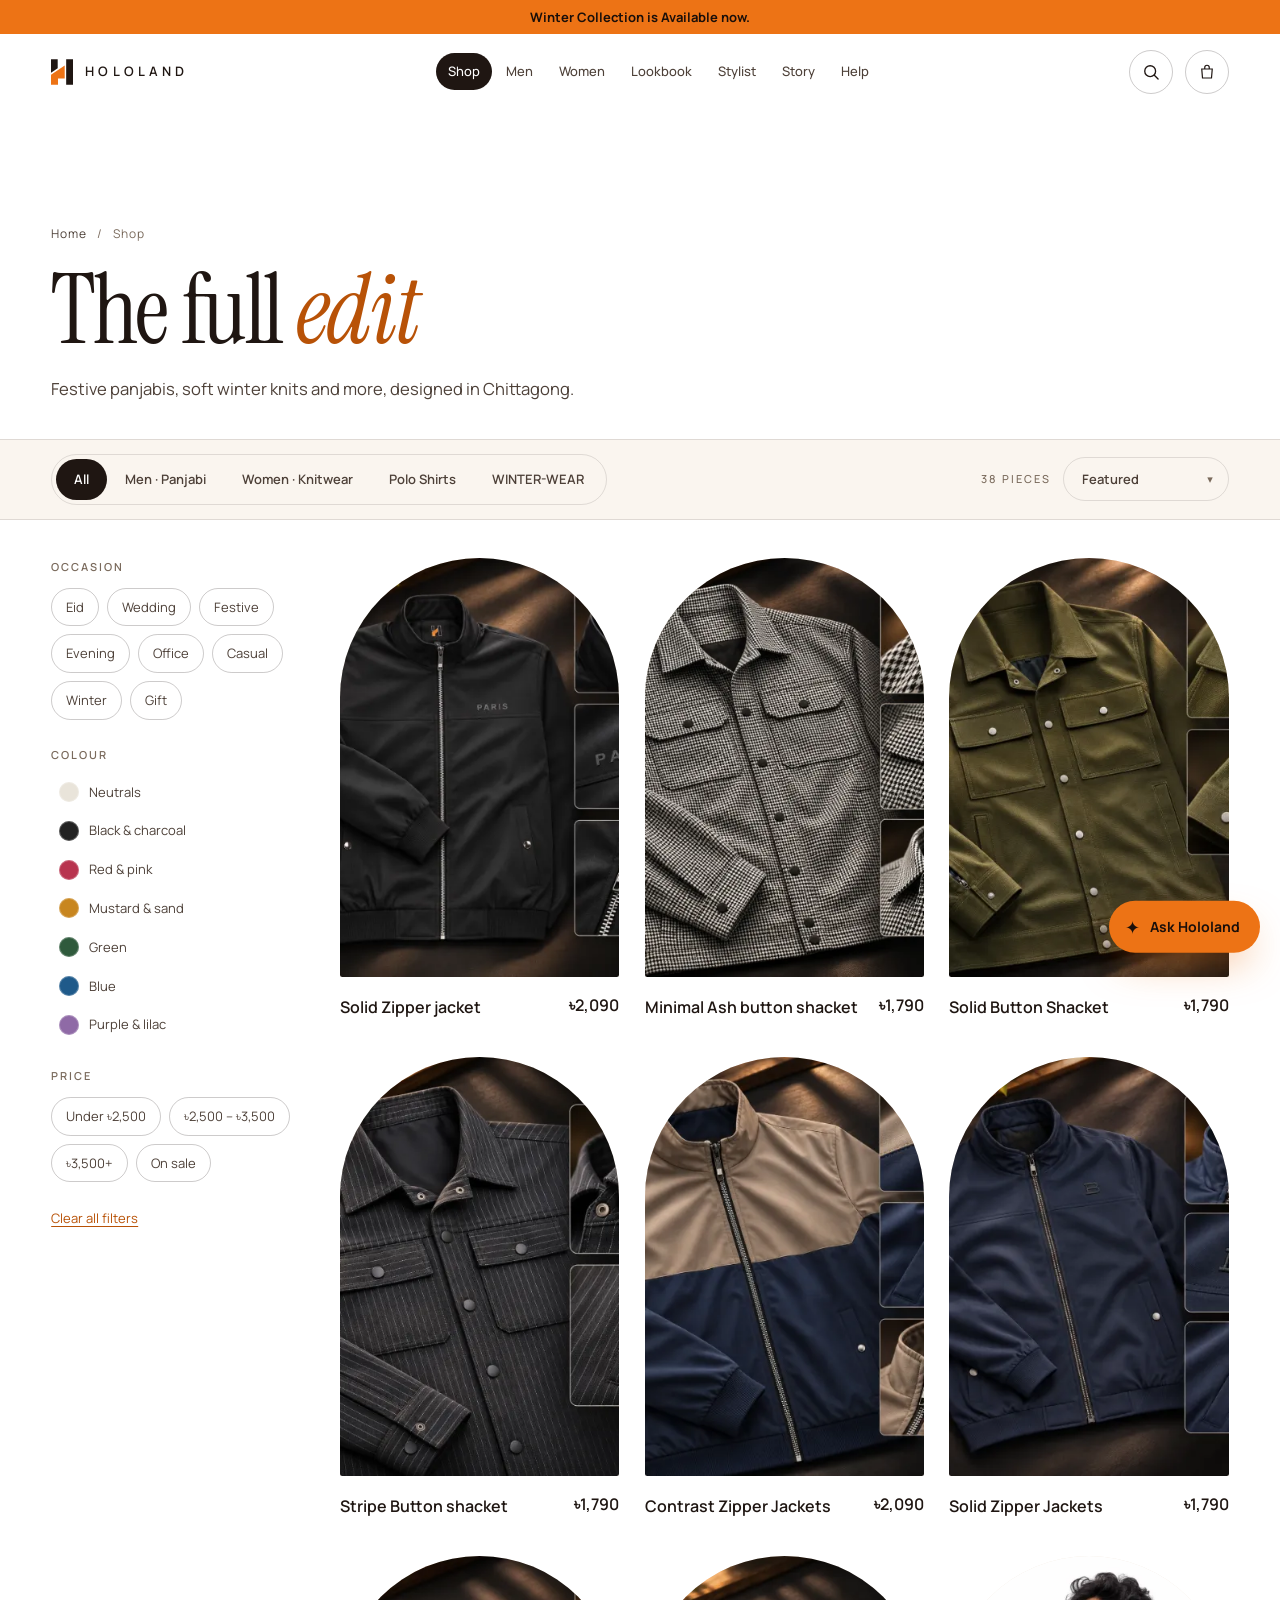
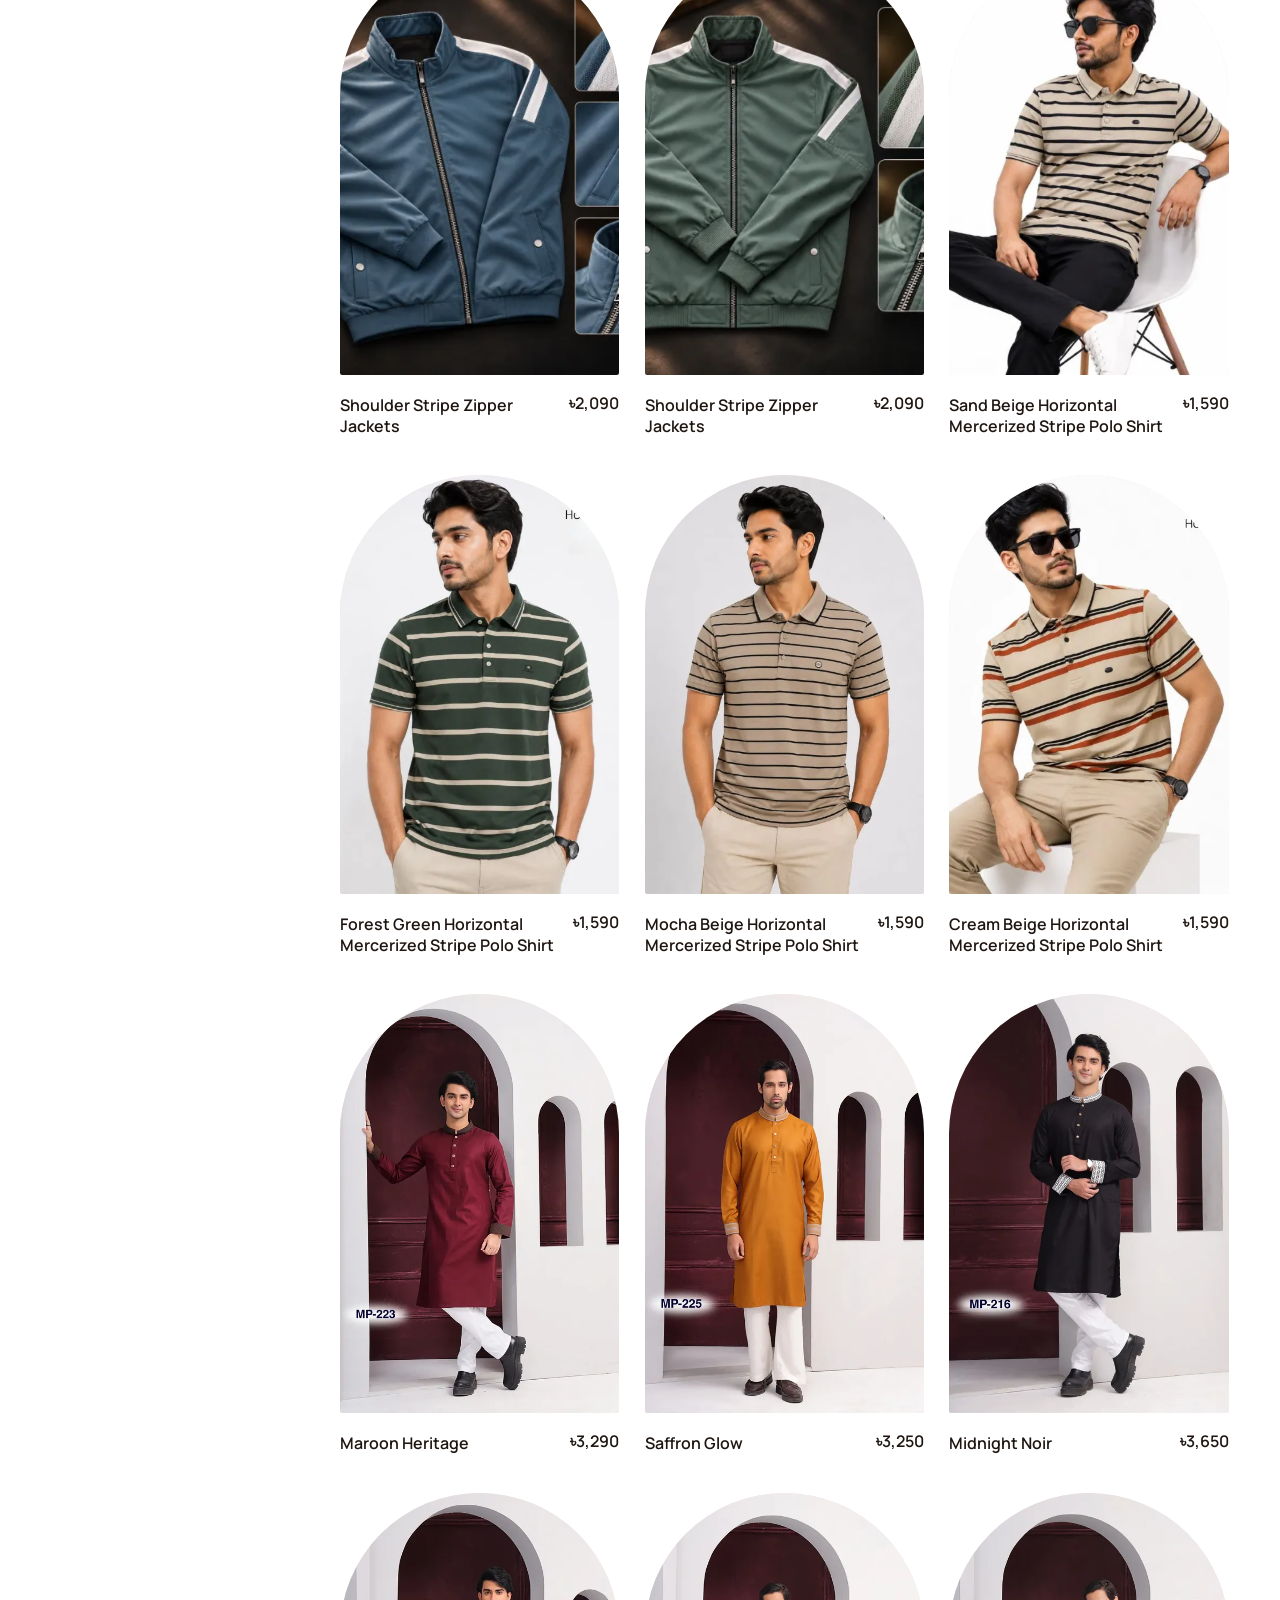
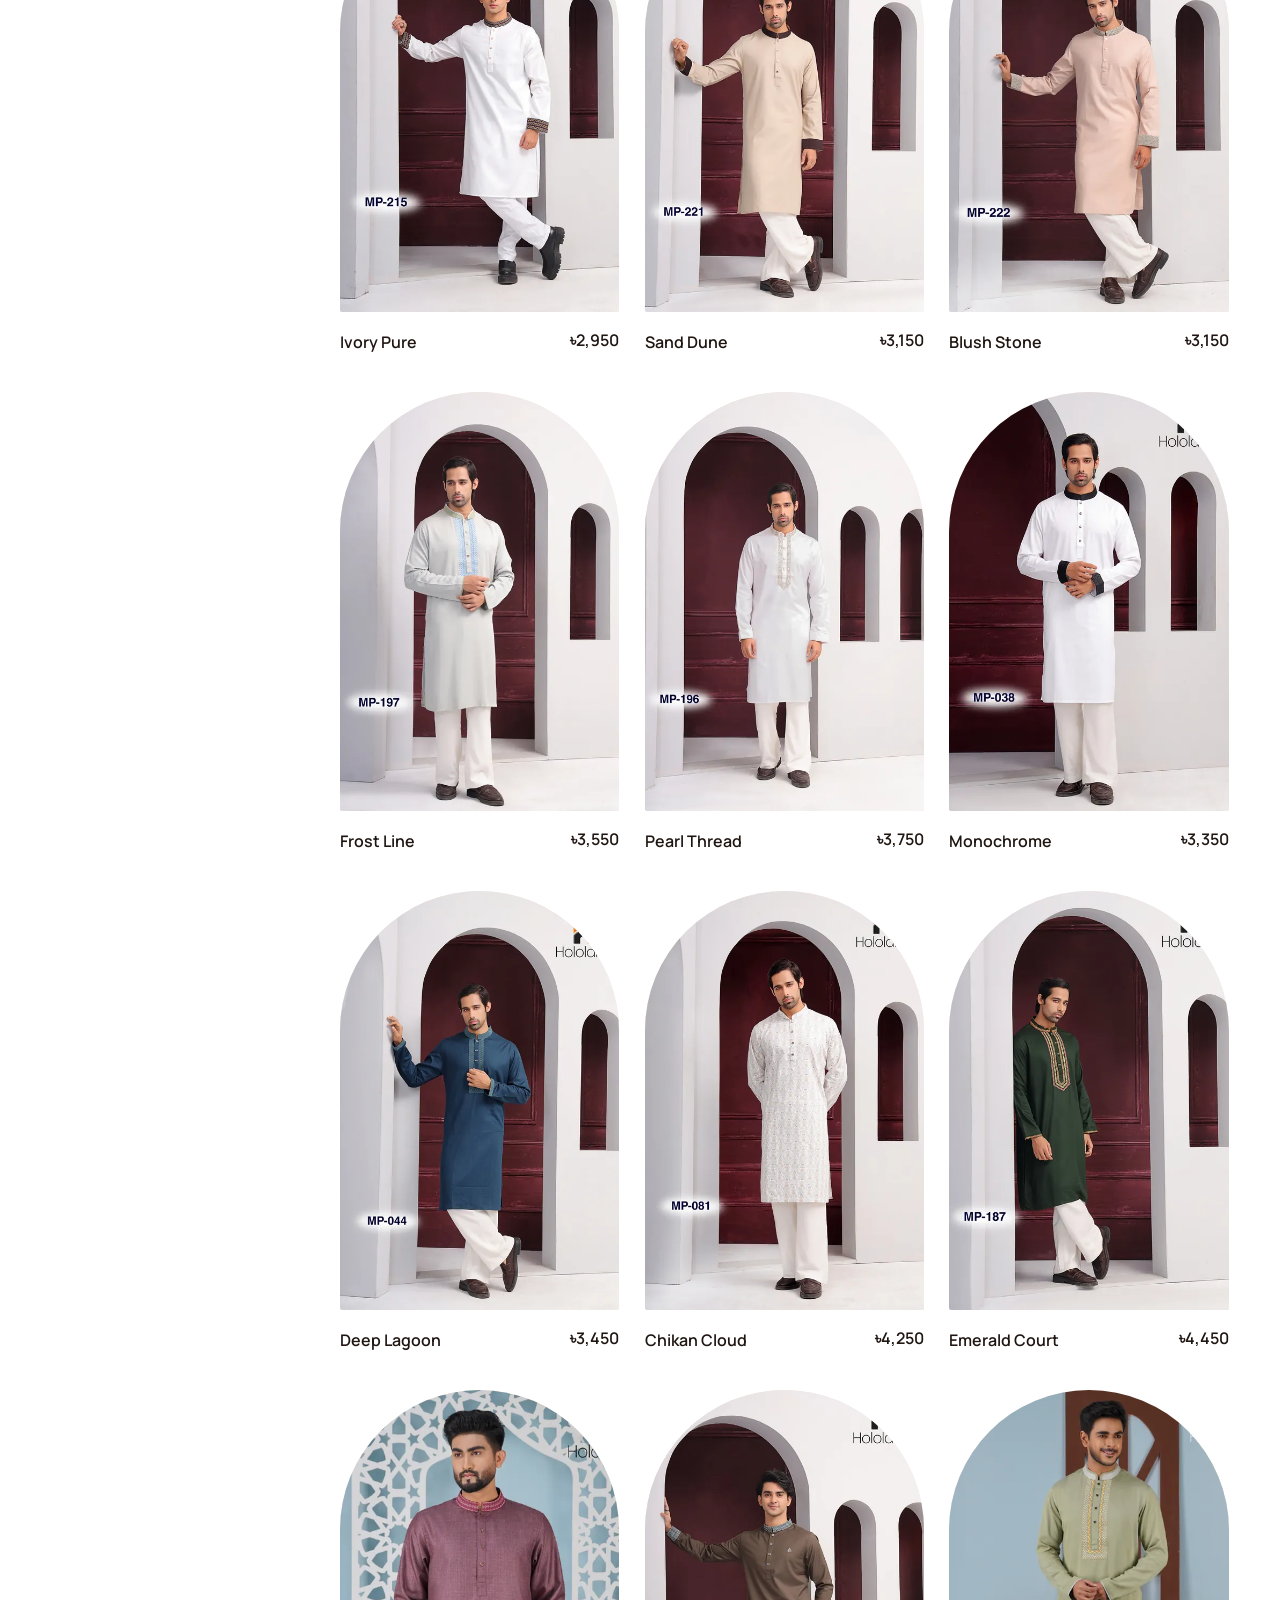
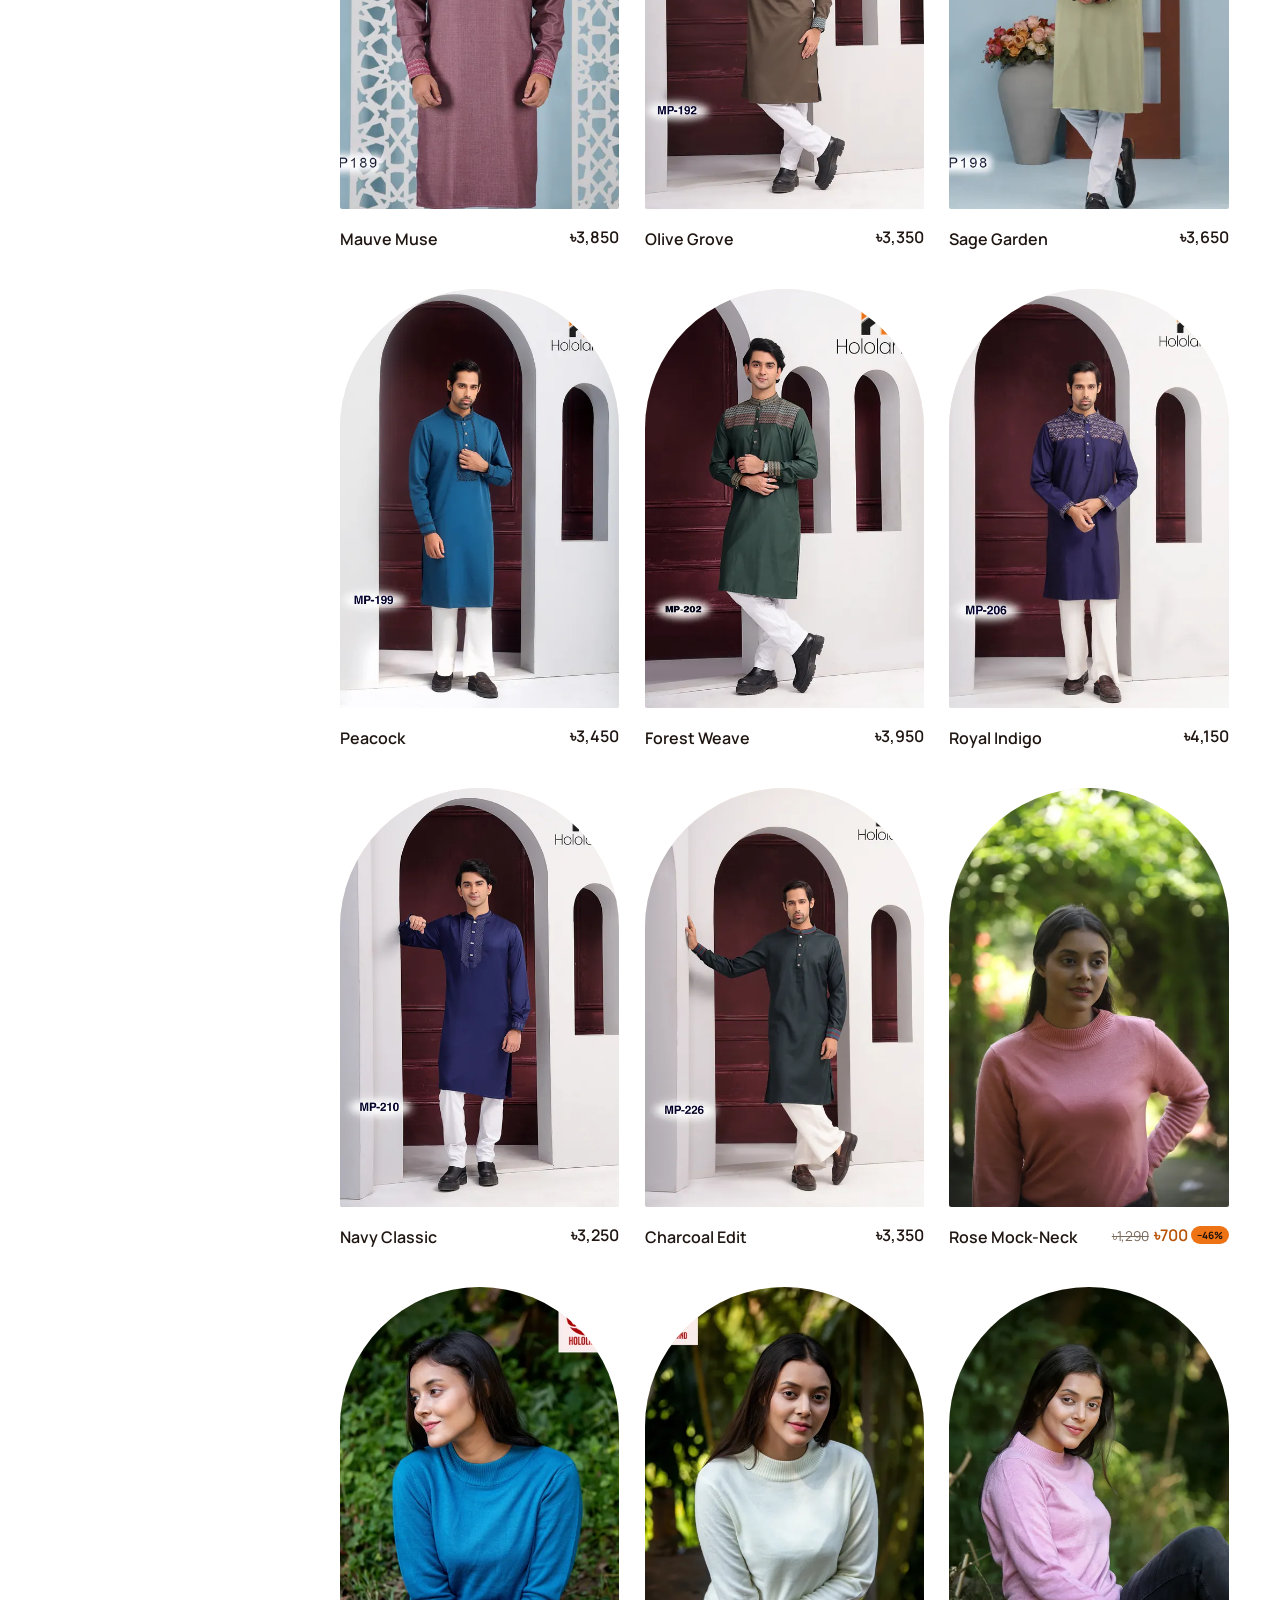
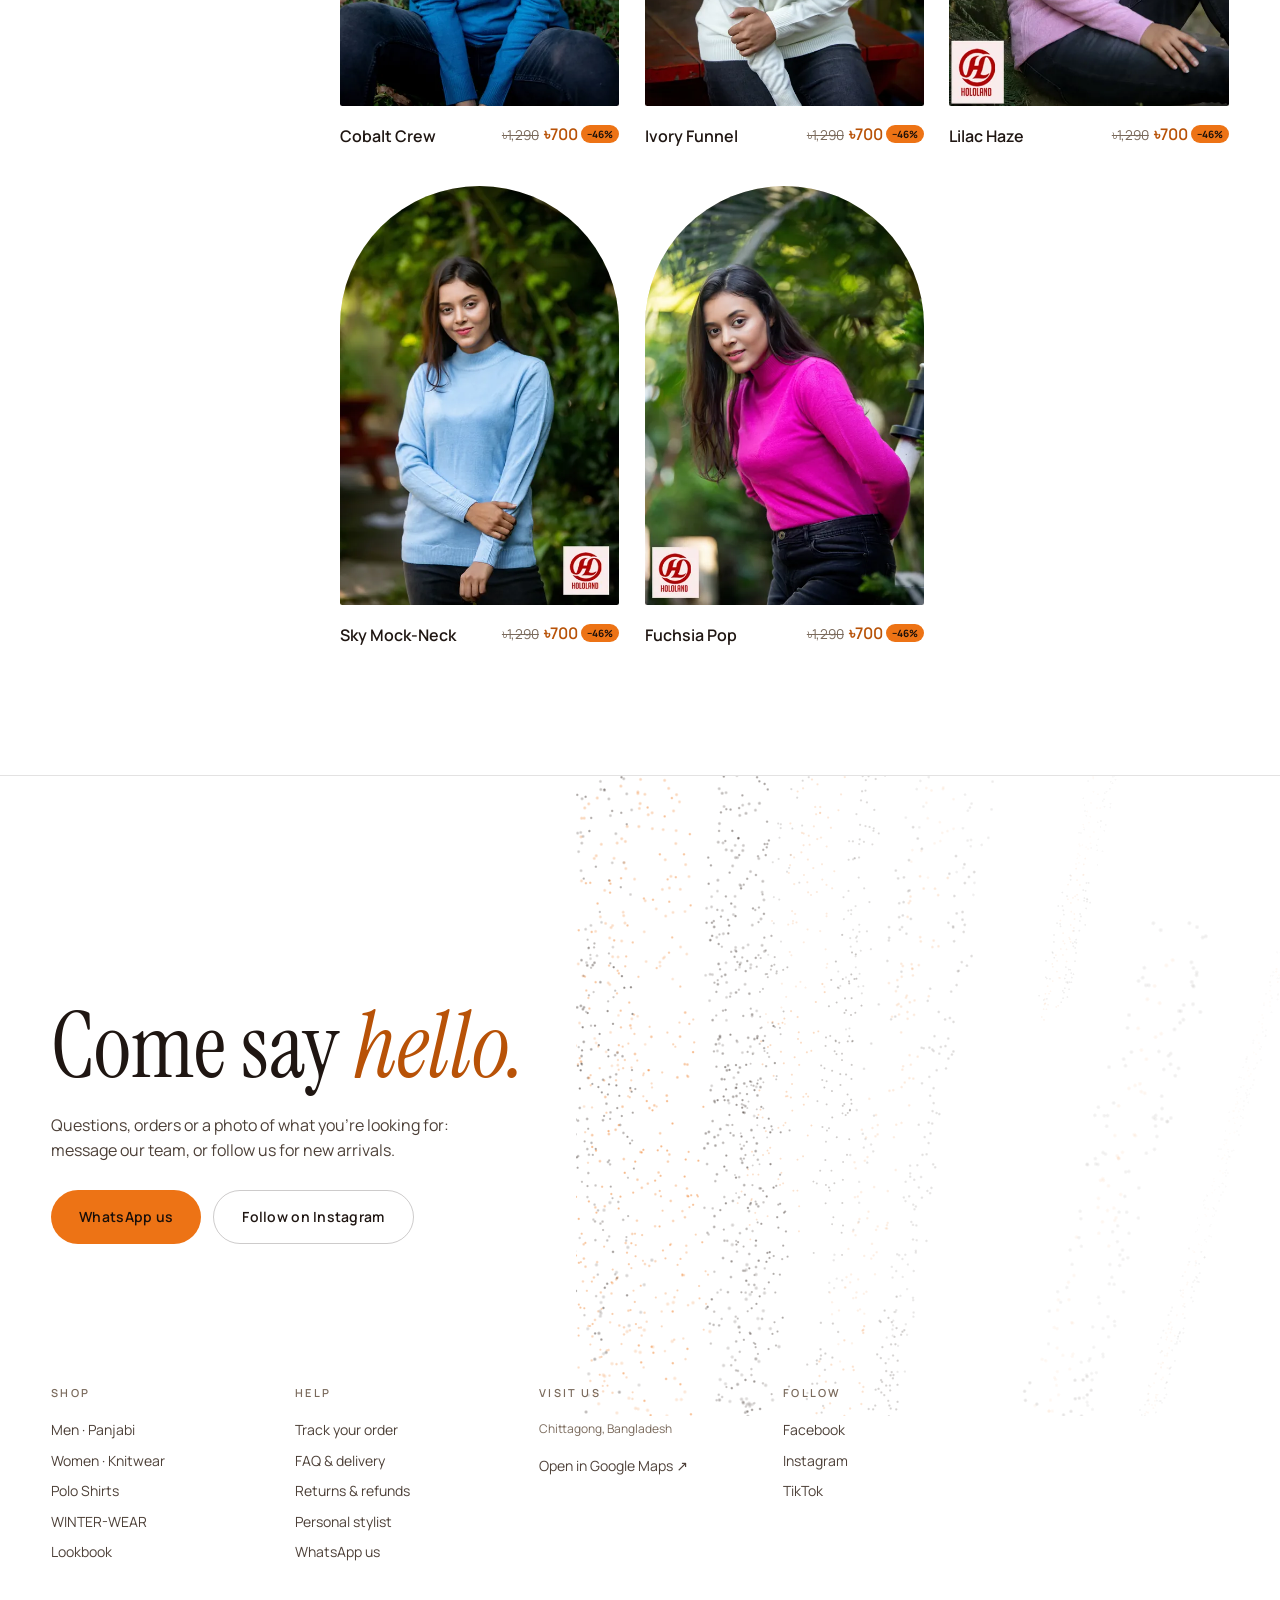
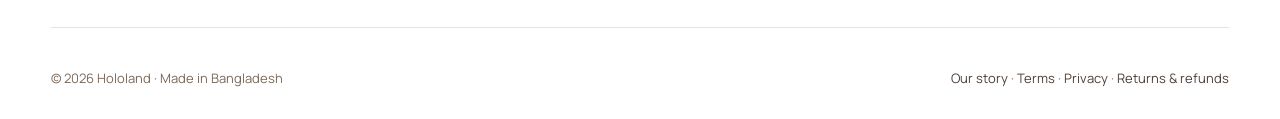
<file: shop.html>
<!doctype html>
<html lang="en">
<head>
  <meta charset="utf-8" />
  <meta http-equiv="Content-Security-Policy" content="default-src 'self'; script-src 'self' https://connect.facebook.net 'sha256-MQ8c7zWvrrDqg3tHO/yfLCXx0/FAat8g+0u73uTJDZI='; style-src 'self' 'unsafe-inline'; font-src 'self'; img-src 'self' data: blob: https://www.facebook.com; media-src 'self' blob:; connect-src 'self' https://hololand.upliftdigitalpartners.workers.dev https://api.open-meteo.com https://www.facebook.com https://connect.facebook.net; worker-src 'self' blob:; object-src 'none'; base-uri 'self'; form-action 'self'; frame-src 'none'" />
  <meta name="referrer" content="strict-origin-when-cross-origin" />
  <meta name="viewport" content="width=device-width, initial-scale=1, viewport-fit=cover" />
  <title>Shop — Hololand</title>
  <meta name="description" content="Shop modern panjabis for men and winter knitwear for women. Cash on delivery across Bangladesh." />
  <meta name="theme-color" content="#ffffff" />
  <meta property="og:title" content="Shop — Hololand" />
  <meta property="og:description" content="Shop modern panjabis for men and winter knitwear for women. Cash on delivery across Bangladesh." />
  <meta property="og:image" content="https://hololandbd.com/assets/img/og.jpg" />
  <meta property="og:url" content="https://hololandbd.com/shop.html" />
  <meta property="og:type" content="website" />
  <meta name="twitter:card" content="summary_large_image" />
  <link rel="canonical" href="https://hololandbd.com/shop.html" />
  <link rel="icon" type="image/png" href="assets/img/favicon.png" />
  <link rel="apple-touch-icon" href="assets/img/apple-touch-icon.png" />
  <link rel="preload" href="assets/fonts/manrope-latin-wght-normal.woff2" as="font" type="font/woff2" crossorigin />
  <link rel="preload" href="assets/fonts/instrument-serif-latin-400-normal.woff2" as="font" type="font/woff2" crossorigin />
  <link rel="stylesheet" href="assets/css/fonts.css" />
  <link rel="preload" href="assets/data/products.json" as="fetch" crossorigin />
  <link rel="preload" href="assets/data/content.json" as="fetch" crossorigin />
  <link rel="preload" href="https://hololand.upliftdigitalpartners.workers.dev/stock" as="fetch" crossorigin />
  <link rel="stylesheet" href="assets/css/style.css" />
  <link rel="stylesheet" href="assets/css/pages.css" />
  <script type="importmap">
    { "imports": { "three": "./assets/vendor/three.min.js" } }
  </script>
</head>
<body class="is-loading" data-page="shop">
  <div class="curtain" aria-hidden="true"><svg class="curtain__mark" viewBox="0 0 345 400"><polygon class="m-a" points="0,0 105,0 105,140 0,212" /><polygon class="m-b" points="0,245 215,98 215,300 110,300 110,400 0,400" /><rect class="m-c" x="238" y="0" width="107" height="400" /></svg></div>
  <main class="page page--shop">
    <section class="page-hero page-hero--compact">
      <nav class="crumbs" data-hero-in aria-label="Breadcrumb"><a href="./">Home</a><span>/</span><span data-crumb>Shop</span></nav>
      <h1 class="page-title" data-hero-in data-shop-title>The full <em>edit</em></h1>
      <p class="page-lede" data-hero-in data-shop-lede>Festive panjabis and soft winter knits, designed in Chittagong.</p>
    </section>

    <div class="shopbar" data-hero-in>
      <div class="tabs" role="tablist" data-tabs></div>
      <div class="shopbar__right">
        <span class="shopbar__count mono" data-count></span>
        <button class="btn btn--ghost btn--sm filters-btn" data-filters-open><span>Filters</span> <b data-filters-badge></b></button>
        <label class="select"><span class="sr-only">Sort</span>
          <select data-sort>
            <option value="featured">Featured</option>
            <option value="low">Price: low to high</option>
            <option value="high">Price: high to low</option>
            <option value="name">Name A–Z</option>
          </select>
        </label>
      </div>
    </div>

    <div class="shop-layout">
      <aside class="filters" data-filters data-lenis-prevent aria-label="Filters">
        <div class="filters__head"><h2>Filters</h2><button class="icon-btn filters__close" data-filters-close aria-label="Close">✕</button></div>
        <div class="filters__group"><h3>Occasion</h3><div class="chips" data-f-occasion></div></div>
        <div class="filters__group"><h3>Colour</h3><div class="swatches" data-f-colour></div></div>
        <div class="filters__group"><h3>Price</h3><div class="chips" data-f-price></div></div>
        <button class="link-btn" data-f-clear>Clear all filters</button>
        <button class="btn btn--solid btn--wide filters__apply" data-filters-close><span>Show results</span></button>
      </aside>
      <div>
        <div class="grid grid--shop is-pending" data-grid></div>
        <div class="empty" data-empty hidden>
          <h3>Nothing matches <em>just yet.</em></h3>
          <p>Try removing a filter, or ask our stylist to find something for you.</p>
          <div class="empty__cta"><button class="btn btn--ghost btn--sm" data-f-clear><span>Clear filters</span></button><a class="btn btn--solid btn--sm" href="stylist.html"><span>Ask our stylist</span></a></div>
        </div>
      </div>
    </div>
  </main>
  <script defer src="assets/vendor/gsap.min.js"></script>
  <script defer src="assets/vendor/ScrollTrigger.min.js"></script>
  <script defer src="assets/vendor/SplitText.min.js"></script>
  <script defer src="assets/vendor/lenis.min.js"></script>
  <script type="module" src="assets/js/pages/shop.js"></script>
</body>
</html>
</file>
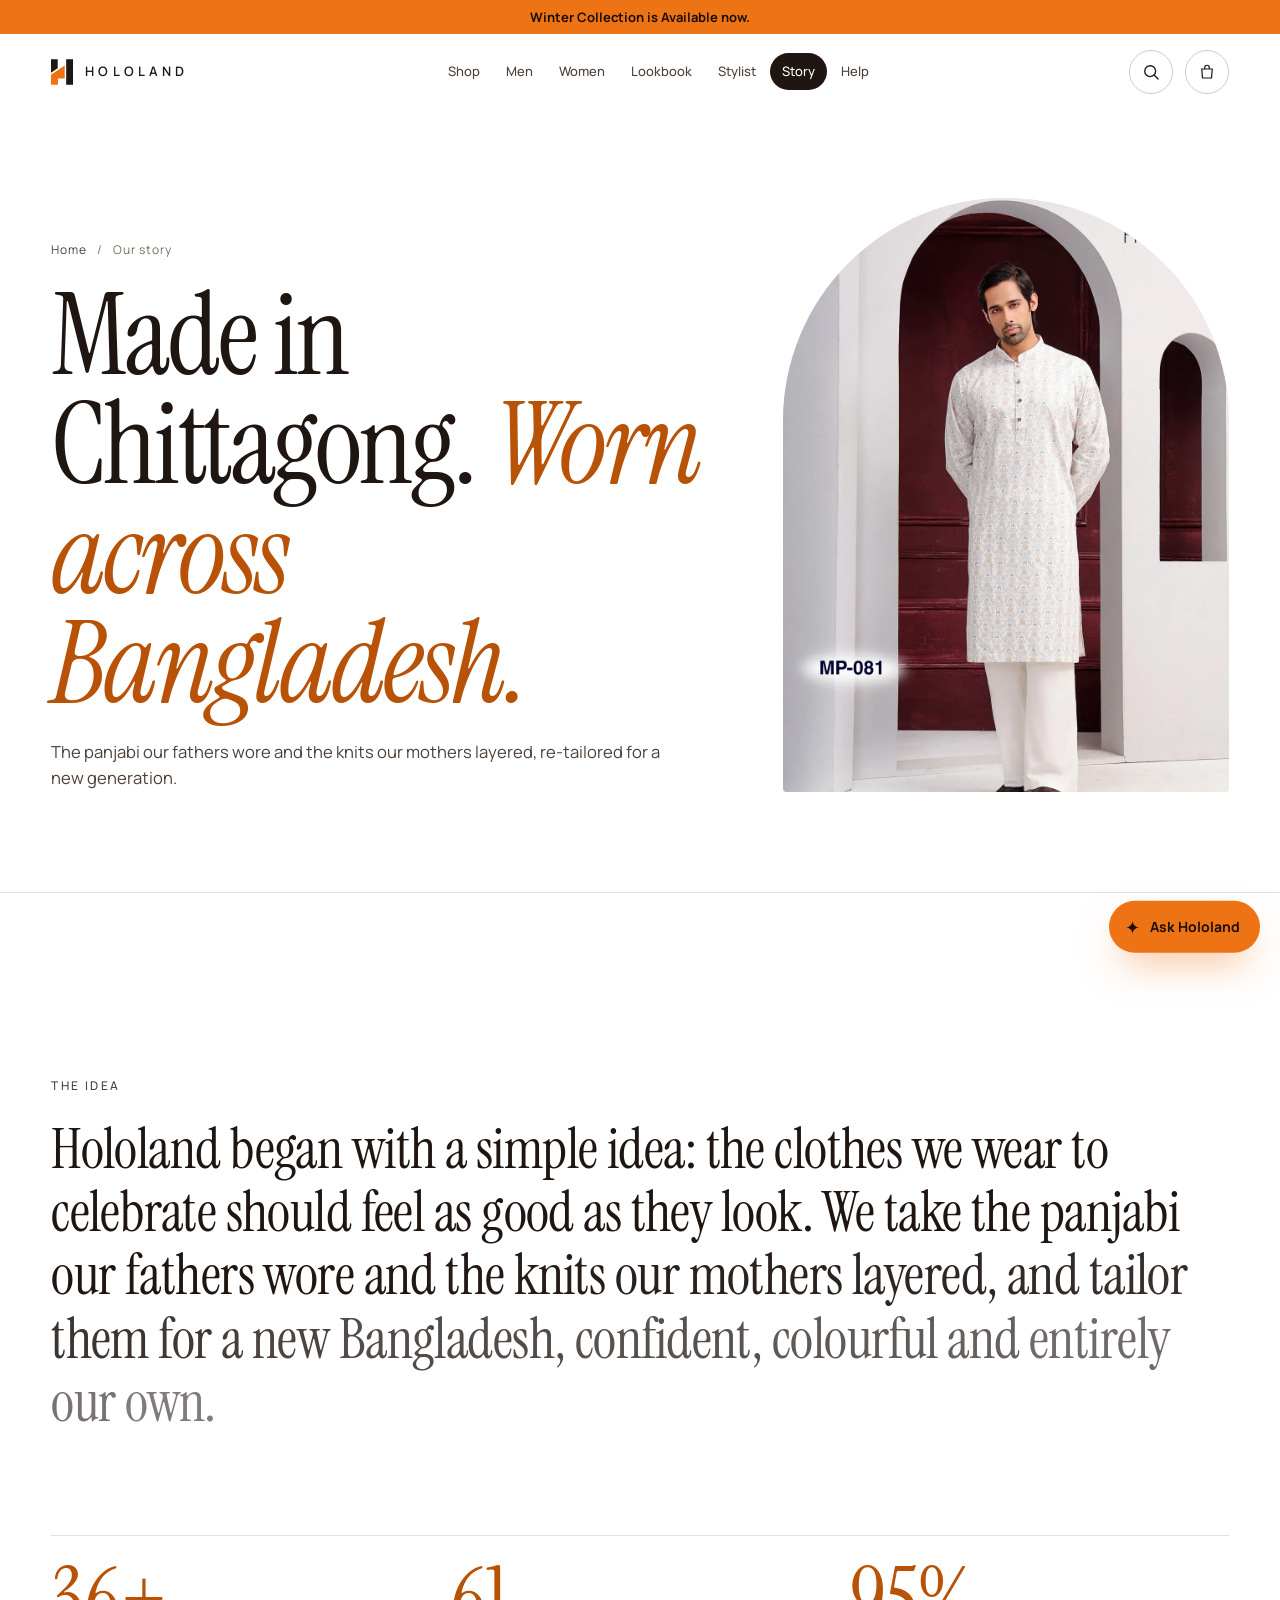
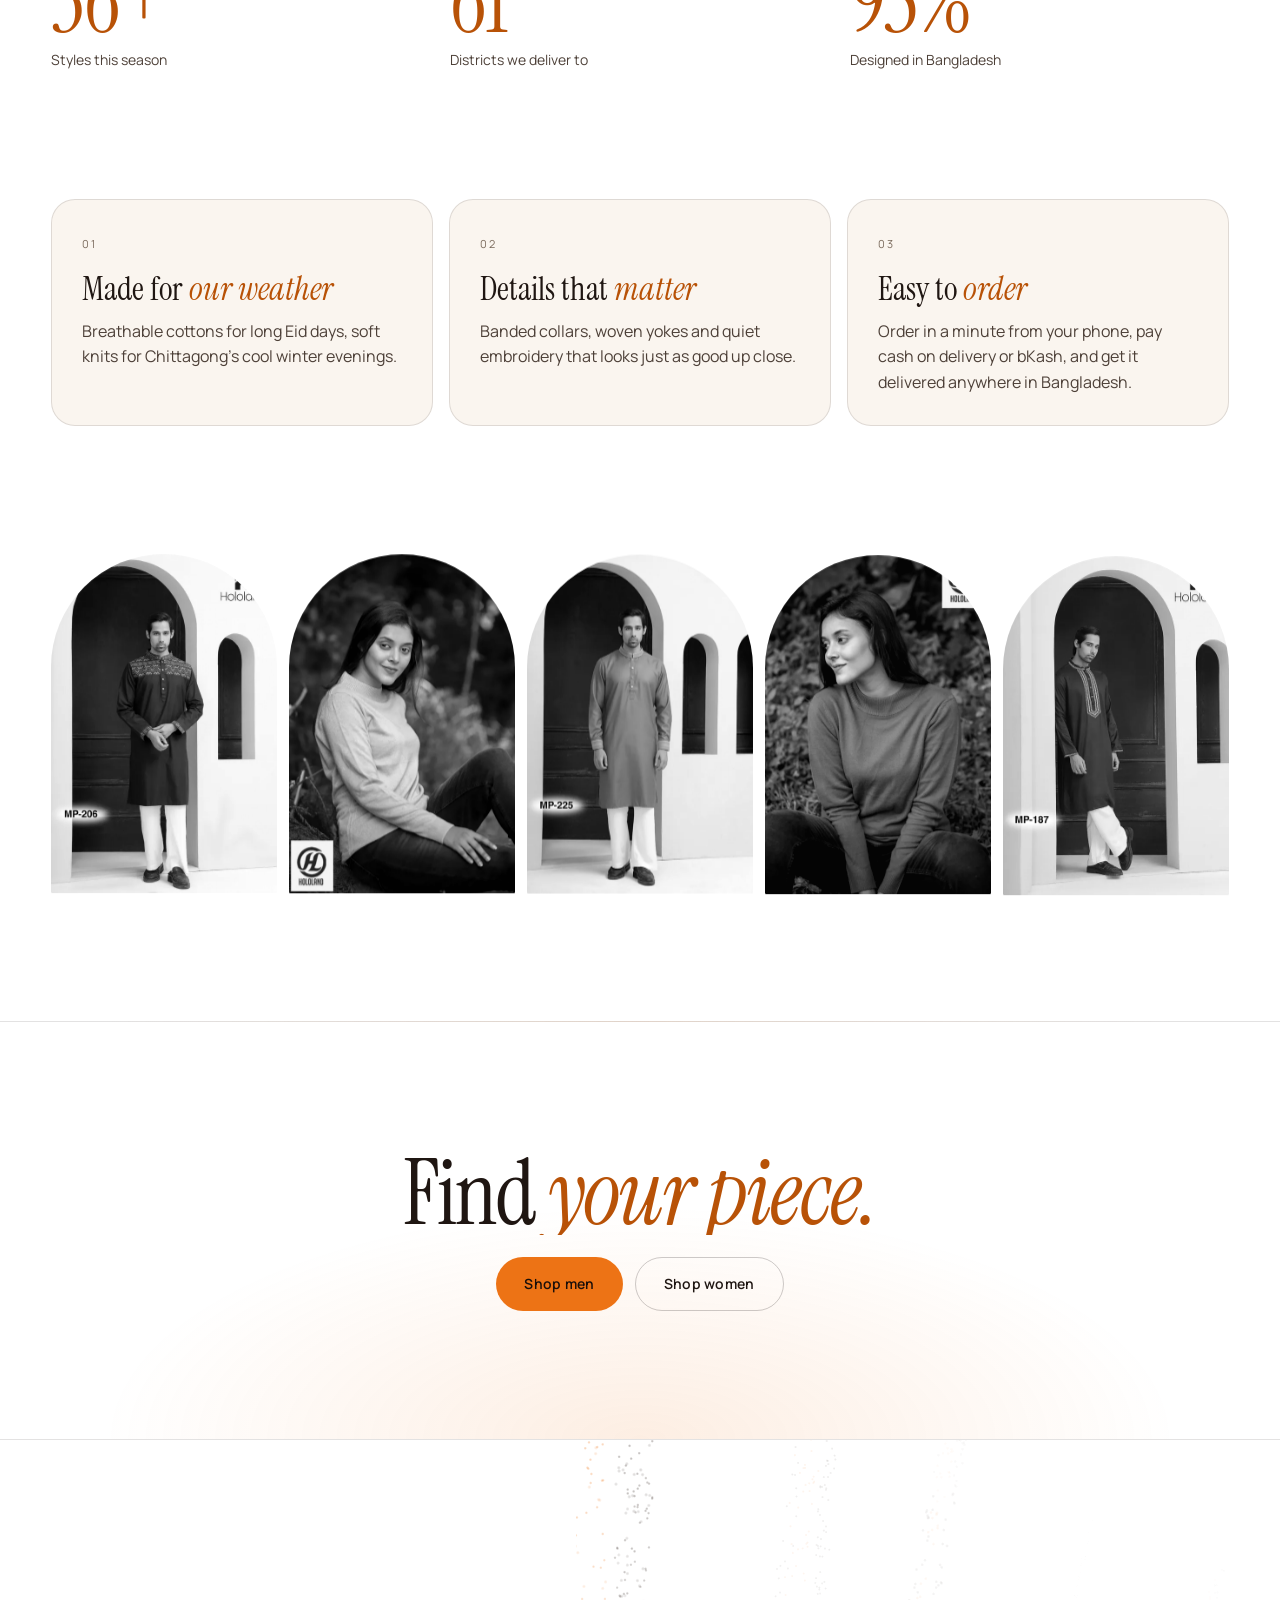
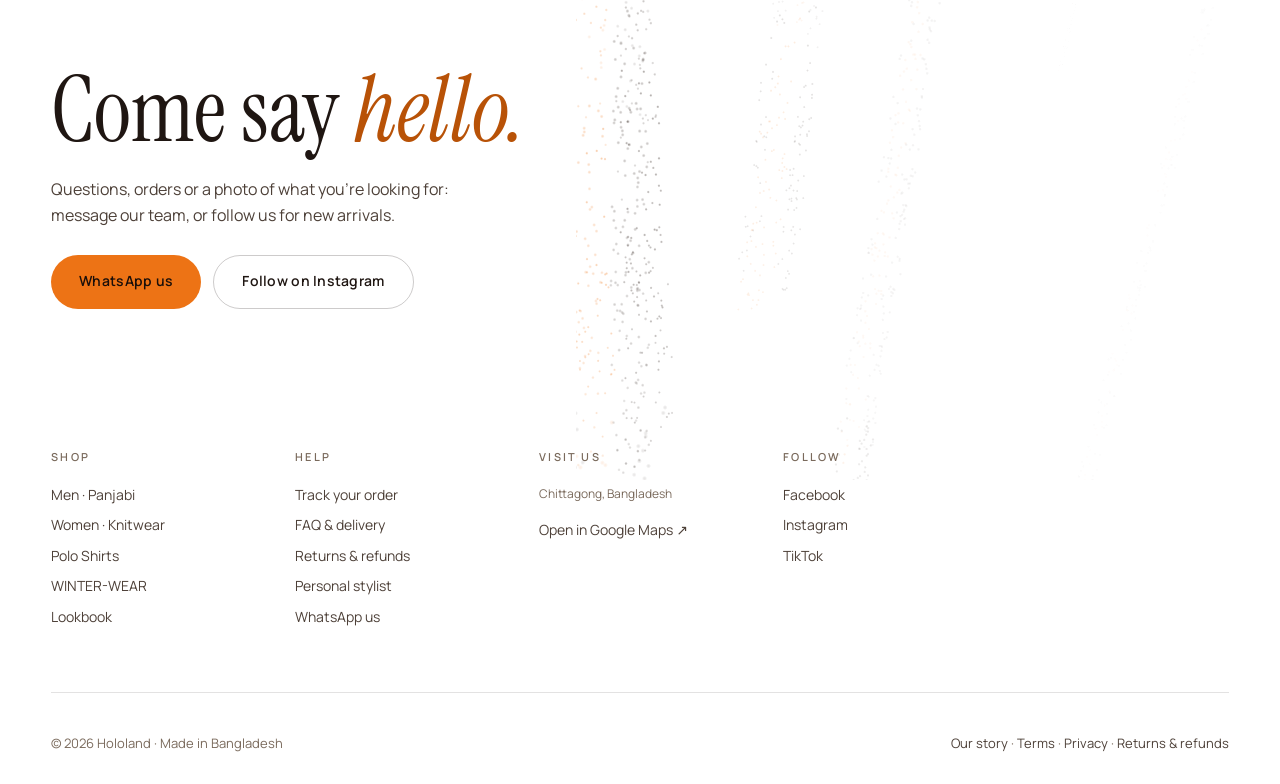
<file: story.html>
<!doctype html>
<html lang="en">
<head>
  <meta charset="utf-8" />
  <meta http-equiv="Content-Security-Policy" content="default-src 'self'; script-src 'self' https://connect.facebook.net 'sha256-MQ8c7zWvrrDqg3tHO/yfLCXx0/FAat8g+0u73uTJDZI='; style-src 'self' 'unsafe-inline'; font-src 'self'; img-src 'self' data: blob: https://www.facebook.com; media-src 'self' blob:; connect-src 'self' https://hololand.upliftdigitalpartners.workers.dev https://api.open-meteo.com https://www.facebook.com https://connect.facebook.net; worker-src 'self' blob:; object-src 'none'; base-uri 'self'; form-action 'self'; frame-src 'none'" />
  <meta name="referrer" content="strict-origin-when-cross-origin" />
  <meta name="viewport" content="width=device-width, initial-scale=1, viewport-fit=cover" />
  <title>Our story — Hololand</title>
  <meta name="description" content="Hololand is a Chittagong clothing brand re-tailoring the panjabi and winter knit for a new generation." />
  <meta name="theme-color" content="#ffffff" />
  <meta property="og:title" content="Our story — Hololand" />
  <meta property="og:description" content="Hololand is a Chittagong clothing brand re-tailoring the panjabi and winter knit for a new generation." />
  <meta property="og:image" content="https://hololandbd.com/assets/img/og.jpg" />
  <meta property="og:url" content="https://hololandbd.com/story.html" />
  <meta property="og:type" content="website" />
  <meta name="twitter:card" content="summary_large_image" />
  <link rel="canonical" href="https://hololandbd.com/story.html" />
  <link rel="icon" type="image/png" href="assets/img/favicon.png" />
  <link rel="apple-touch-icon" href="assets/img/apple-touch-icon.png" />
  <link rel="preload" href="assets/fonts/manrope-latin-wght-normal.woff2" as="font" type="font/woff2" crossorigin />
  <link rel="preload" href="assets/fonts/instrument-serif-latin-400-normal.woff2" as="font" type="font/woff2" crossorigin />
  <link rel="stylesheet" href="assets/css/fonts.css" />
  <link rel="preload" href="assets/data/products.json" as="fetch" crossorigin />
  <link rel="preload" href="assets/data/content.json" as="fetch" crossorigin />
  <link rel="preload" href="https://hololand.upliftdigitalpartners.workers.dev/stock" as="fetch" crossorigin />
  <link rel="stylesheet" href="assets/css/style.css" />
  <link rel="stylesheet" href="assets/css/pages.css" />
  <script type="importmap">
    { "imports": { "three": "./assets/vendor/three.min.js" } }
  </script>
</head>
<body class="is-loading" data-page="story">
  <div class="curtain" aria-hidden="true"><svg class="curtain__mark" viewBox="0 0 345 400"><polygon class="m-a" points="0,0 105,0 105,140 0,212" /><polygon class="m-b" points="0,245 215,98 215,300 110,300 110,400 0,400" /><rect class="m-c" x="238" y="0" width="107" height="400" /></svg></div>
  <main class="page page--story">
    <section class="story-hero">
      <div class="story-hero__text">
        <nav class="crumbs" data-hero-in aria-label="Breadcrumb"><a href="./">Home</a><span>/</span><span>Our story</span></nav>
        <h1 class="page-title page-title--xl" data-hero-in>Made in Chittagong. <em>Worn across Bangladesh.</em></h1>
        <p class="page-lede" data-hero-in>The panjabi our fathers wore and the knits our mothers layered, re-tailored for a new generation.</p>
      </div>
      <div class="story-hero__media arch" data-hero-in><img src="assets/img/mp-081-lg.webp" alt="Man in an all-over embroidered white panjabi" data-parallax /></div>
    </section>

    <section class="story">
      <p class="eyebrow" data-reveal>The idea</p>
      <p class="story__text" data-words data-content="story.text">
        Hololand began with a simple idea: the clothes we wear to celebrate should feel as good as they look. We take the panjabi our fathers wore and the knits our mothers layered, and tailor them for a new Bangladesh, confident, colourful and entirely our own.
      </p>
      <div class="stats">
        <div class="stat" data-reveal><strong><span data-counter="26" data-count-cat="all-counter">0</span>+</strong><span data-content="story.stat1">Styles this season</span></div>
        <div class="stat" data-reveal><strong><span data-counter="64" data-content-counter="story.stat2Number">0</span></strong><span data-content="story.stat2">Districts we deliver to</span></div>
        <div class="stat" data-reveal><strong><span data-counter="100" data-content-counter="story.stat3Number">0</span>%</strong><span data-content="story.stat3">Designed in Chittagong</span></div>
      </div>
    </section>

    <section class="values">
      <article class="value" data-reveal><span class="value__num">01</span><h2>Made for <em>our weather</em></h2><p>Breathable cottons for long Eid days, soft knits for Chittagong’s cool winter evenings.</p></article>
      <article class="value" data-reveal><span class="value__num">02</span><h2>Details that <em>matter</em></h2><p>Banded collars, woven yokes and quiet embroidery that looks just as good up close.</p></article>
      <article class="value" data-reveal><span class="value__num">03</span><h2>Easy to <em>order</em></h2><p>Order in a minute from your phone, pay cash on delivery or bKash, and get it delivered anywhere in Bangladesh.</p></article>
    </section>

    <section class="story__strip" aria-hidden="true">
      <img src="assets/img/mp-206-sm.webp" alt="" loading="lazy" />
      <img src="assets/img/wk-lilac-1-sm.webp" alt="" loading="lazy" />
      <img src="assets/img/mp-225-sm.webp" alt="" loading="lazy" />
      <img src="assets/img/wk-cobalt-1-sm.webp" alt="" loading="lazy" />
      <img src="assets/img/mp-187-sm.webp" alt="" loading="lazy" />
    </section>

    <section class="cta-band">
      <h2 class="h2" data-split>Find <em>your piece.</em></h2>
      <div class="cta-band__btns"><a href="shop.html?cat=men" class="btn btn--solid" data-magnetic><span>Shop men</span></a><a href="shop.html?cat=women" class="btn btn--ghost" data-magnetic><span>Shop women</span></a></div>
    </section>
  </main>
  <script defer src="assets/vendor/gsap.min.js"></script>
  <script defer src="assets/vendor/ScrollTrigger.min.js"></script>
  <script defer src="assets/vendor/SplitText.min.js"></script>
  <script defer src="assets/vendor/lenis.min.js"></script>
  <script type="module" src="assets/js/pages/story.js"></script>
</body>
</html>
</file>
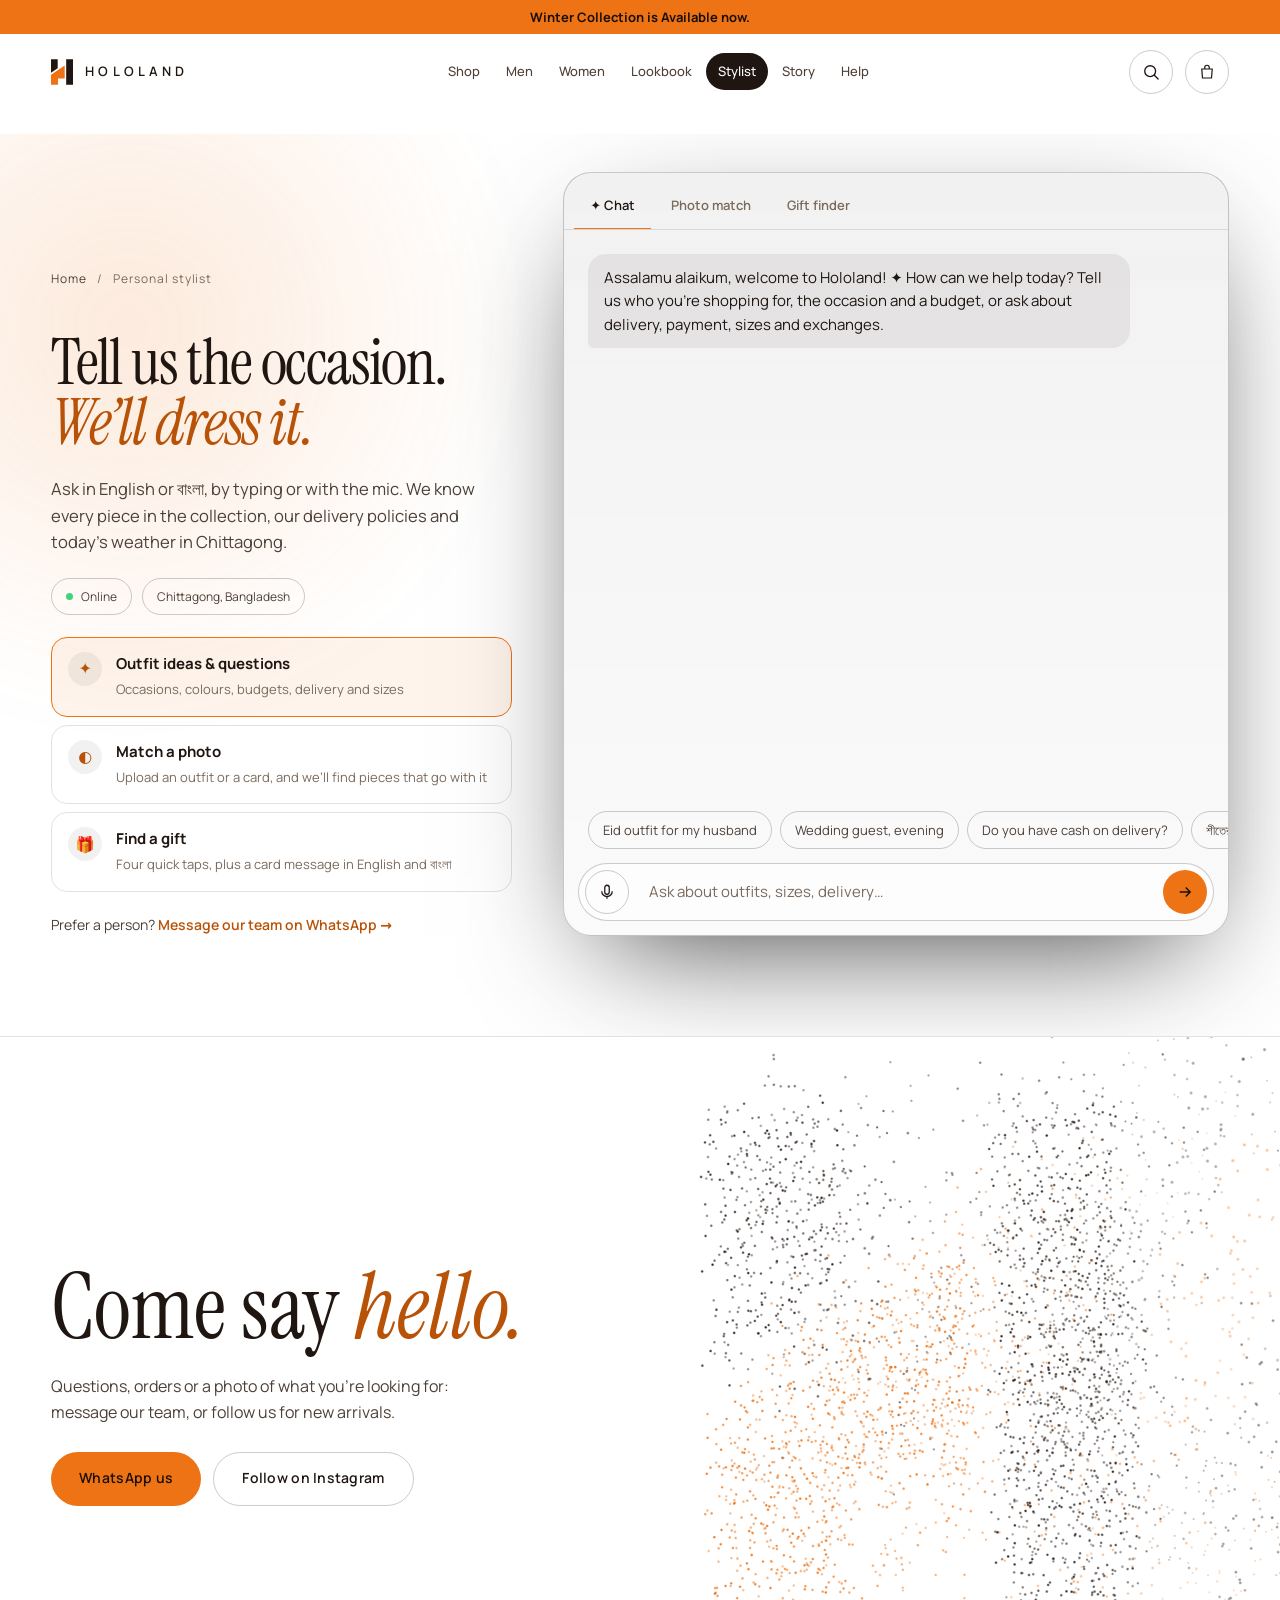
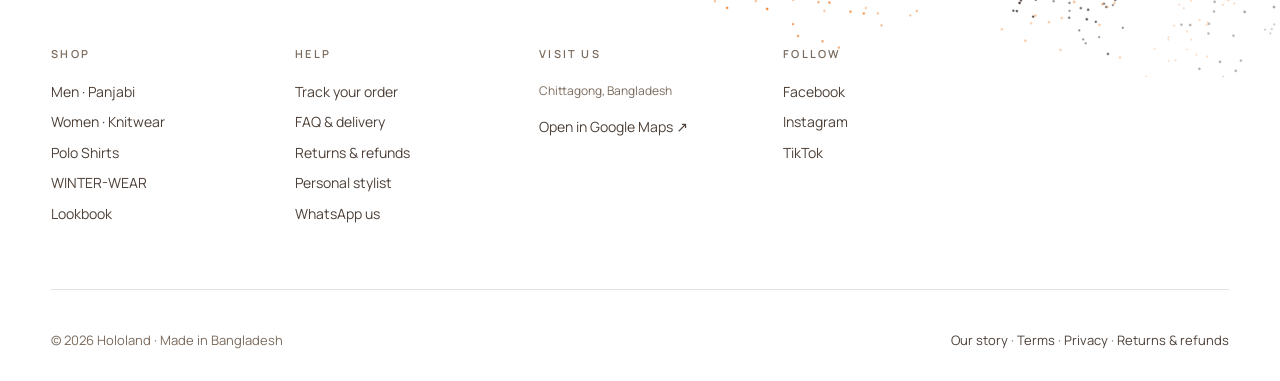
<file: stylist.html>
<!doctype html>
<html lang="en">
<head>
  <meta charset="utf-8" />
  <meta http-equiv="Content-Security-Policy" content="default-src 'self'; script-src 'self' https://connect.facebook.net 'sha256-MQ8c7zWvrrDqg3tHO/yfLCXx0/FAat8g+0u73uTJDZI='; style-src 'self' 'unsafe-inline'; font-src 'self'; img-src 'self' data: blob: https://www.facebook.com; media-src 'self' blob:; connect-src 'self' https://hololand.upliftdigitalpartners.workers.dev https://api.open-meteo.com https://www.facebook.com https://connect.facebook.net; worker-src 'self' blob:; object-src 'none'; base-uri 'self'; form-action 'self'; frame-src 'none'" />
  <meta name="referrer" content="strict-origin-when-cross-origin" />
  <meta name="viewport" content="width=device-width, initial-scale=1, viewport-fit=cover" />
  <title>Personal stylist — Hololand</title>
  <meta name="description" content="Get outfit ideas, sizes, gift picks and answers about delivery, in English or Bangla." />
  <meta name="theme-color" content="#ffffff" />
  <meta property="og:title" content="Personal stylist — Hololand" />
  <meta property="og:description" content="Get outfit ideas, sizes, gift picks and answers about delivery, in English or Bangla." />
  <meta property="og:image" content="https://hololandbd.com/assets/img/og.jpg" />
  <meta property="og:url" content="https://hololandbd.com/stylist.html" />
  <meta property="og:type" content="website" />
  <meta name="twitter:card" content="summary_large_image" />
  <link rel="canonical" href="https://hololandbd.com/stylist.html" />
  <link rel="icon" type="image/png" href="assets/img/favicon.png" />
  <link rel="apple-touch-icon" href="assets/img/apple-touch-icon.png" />
  <link rel="preload" href="assets/fonts/manrope-latin-wght-normal.woff2" as="font" type="font/woff2" crossorigin />
  <link rel="preload" href="assets/fonts/instrument-serif-latin-400-normal.woff2" as="font" type="font/woff2" crossorigin />
  <link rel="stylesheet" href="assets/css/fonts.css" />
  <link rel="preload" href="assets/data/products.json" as="fetch" crossorigin />
  <link rel="preload" href="assets/data/content.json" as="fetch" crossorigin />
  <link rel="preload" href="https://hololand.upliftdigitalpartners.workers.dev/stock" as="fetch" crossorigin />
  <link rel="stylesheet" href="assets/css/style.css" />
  <link rel="stylesheet" href="assets/css/pages.css" />
  <script type="importmap">
    { "imports": { "three": "./assets/vendor/three.min.js" } }
  </script>
</head>
<body class="is-loading" data-page="stylist">
  <div class="curtain" aria-hidden="true"><svg class="curtain__mark" viewBox="0 0 345 400"><polygon class="m-a" points="0,0 105,0 105,140 0,212" /><polygon class="m-b" points="0,245 215,98 215,300 110,300 110,400 0,400" /><rect class="m-c" x="238" y="0" width="107" height="400" /></svg></div>
  <main class="page page--stylist">
    <section class="studio">
      <div class="studio__glow" aria-hidden="true"></div>
      <aside class="studio__side">
        <nav class="crumbs" data-hero-in aria-label="Breadcrumb"><a href="./">Home</a><span>/</span><span>Personal stylist</span></nav>
        <h1 class="page-title" data-hero-in>Tell us the occasion. <em>We’ll dress it.</em></h1>
        <p class="page-lede" data-hero-in>Ask in English or বাংলা, by typing or with the mic. We know every piece in the collection, our delivery policies and today’s weather in <span data-city>Chittagong</span>.</p>
        <div class="stylist__badges" data-hero-in>
          <span class="badge"><i class="pulse is-live"></i> <span data-stylist-mode>Online</span></span>
          <span class="badge" data-stylist-weather>Checking the weather…</span>
        </div>
        <ul class="studio__list" data-hero-in>
          <li><button data-pane-link="chat"><b>✦</b><span><strong>Outfit ideas &amp; questions</strong><small>Occasions, colours, budgets, delivery and sizes</small></span></button></li>
          <li><button data-pane-link="photo"><b>◐</b><span><strong>Match a photo</strong><small>Upload an outfit or a card, and we’ll find pieces that go with it</small></span></button></li>
          <li><button data-pane-link="gift"><b>🎁</b><span><strong>Find a gift</strong><small>Four quick taps, plus a card message in English and বাংলা</small></span></button></li>
        </ul>
        <a class="studio__human" href="#" data-whatsapp data-hero-in>Prefer a person? <strong>Message our team on WhatsApp →</strong></a>
      </aside>
      <div class="chat studio__panel" data-chat data-hero-in>
        <div class="chat__tabs" role="tablist" data-studio-tabs>
          <button role="tab" class="is-active" data-pane="chat">✦ Chat</button>
          <button role="tab" data-pane="photo">Photo match</button>
          <button role="tab" data-pane="gift">Gift finder</button>
        </div>

        <!-- Chat pane -->
        <div class="pane is-active" data-pane-id="chat">
          <div class="chat__log" data-chat-log aria-live="polite"></div>
          <div class="chat__chips" data-chat-chips>
            <button>Eid outfit for my husband</button>
            <button>Wedding guest, evening</button>
            <button>Do you have cash on delivery?</button>
            <button>শীতের জন্য কিছু দেখান</button>
            <button>How long does delivery take?</button>
          </div>
          <form class="chat__form" data-chat-form>
            <button type="button" class="chat__mic" data-mic aria-label="Speak" hidden>
              <svg viewBox="0 0 24 24" width="18" height="18" fill="none" stroke="currentColor" stroke-width="1.7"><rect x="9" y="3" width="6" height="12" rx="3"/><path d="M5 11a7 7 0 0 0 14 0M12 18v3"/></svg>
            </button>
            <input type="text" data-chat-input placeholder="Ask about outfits, sizes, delivery…" autocomplete="off" maxlength="300" />
            <button type="submit" class="chat__send" aria-label="Send">
              <svg viewBox="0 0 24 24" width="18" height="18" fill="none" stroke="currentColor" stroke-width="1.8"><path d="M5 12h14M13 6l6 6-6 6"/></svg>
            </button>
          </form>
        </div>

        <!-- Photo match pane -->
        <div class="pane" data-pane-id="photo">
          <div class="pane__scroll">
            <label class="drop" data-drop>
              <input type="file" accept="image/*" data-photo-input hidden />
              <img data-photo-preview alt="" hidden />
              <span class="drop__hint" data-photo-hint>
                <svg viewBox="0 0 24 24" width="28" height="28" fill="none" stroke="currentColor" stroke-width="1.5"><rect x="3" y="5" width="18" height="14" rx="3"/><circle cx="12" cy="12" r="3.5"/><path d="M8 5l1.5-2h5L16 5"/></svg>
                <strong>Drop a photo or tap to upload</strong>
                <small>An outfit, your partner’s saree, a wedding card… we’ll match the colours.</small>
              </span>
            </label>
            <div class="palette" data-palette hidden></div>
            <div class="seg" data-match-mode hidden>
              <button class="is-active" data-mode="match">Matching colours</button>
              <button data-mode="complement">Complementary</button>
            </div>
            <p class="pane__note" data-photo-note></p>
            <div class="recs recs--grid" data-photo-recs></div>
            <p class="pane__privacy">Colours are read in your browser.<span data-photo-ai-note hidden> A small resized copy is sent to our AI styling service to suggest pieces, and isn’t stored.</span></p>
          </div>
        </div>

        <!-- Gift finder pane -->
        <div class="pane" data-pane-id="gift">
          <div class="pane__scroll" data-gift></div>
        </div>
      </div>
    </section>
  </main>
  <script defer src="assets/vendor/gsap.min.js"></script>
  <script defer src="assets/vendor/ScrollTrigger.min.js"></script>
  <script defer src="assets/vendor/SplitText.min.js"></script>
  <script defer src="assets/vendor/lenis.min.js"></script>
  <script type="module" src="assets/js/pages/stylist.js"></script>
</body>
</html>
</file>
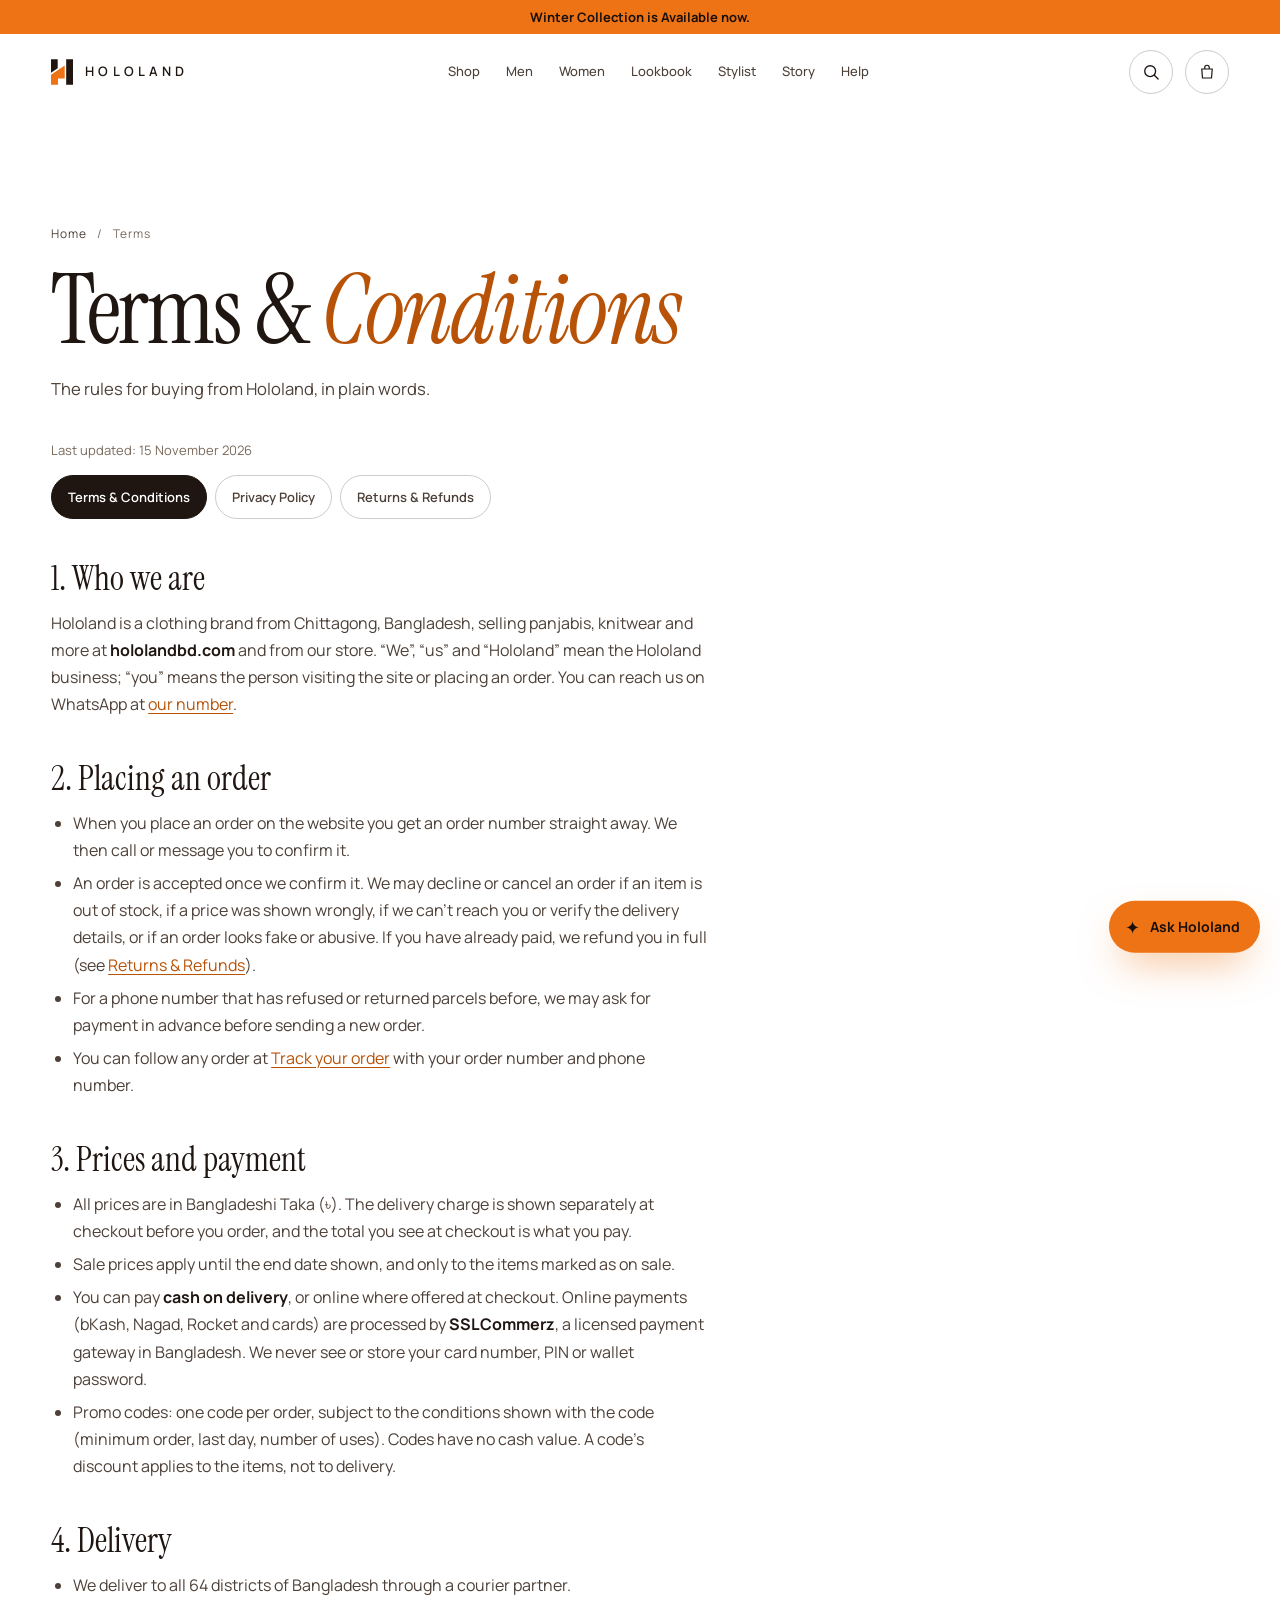
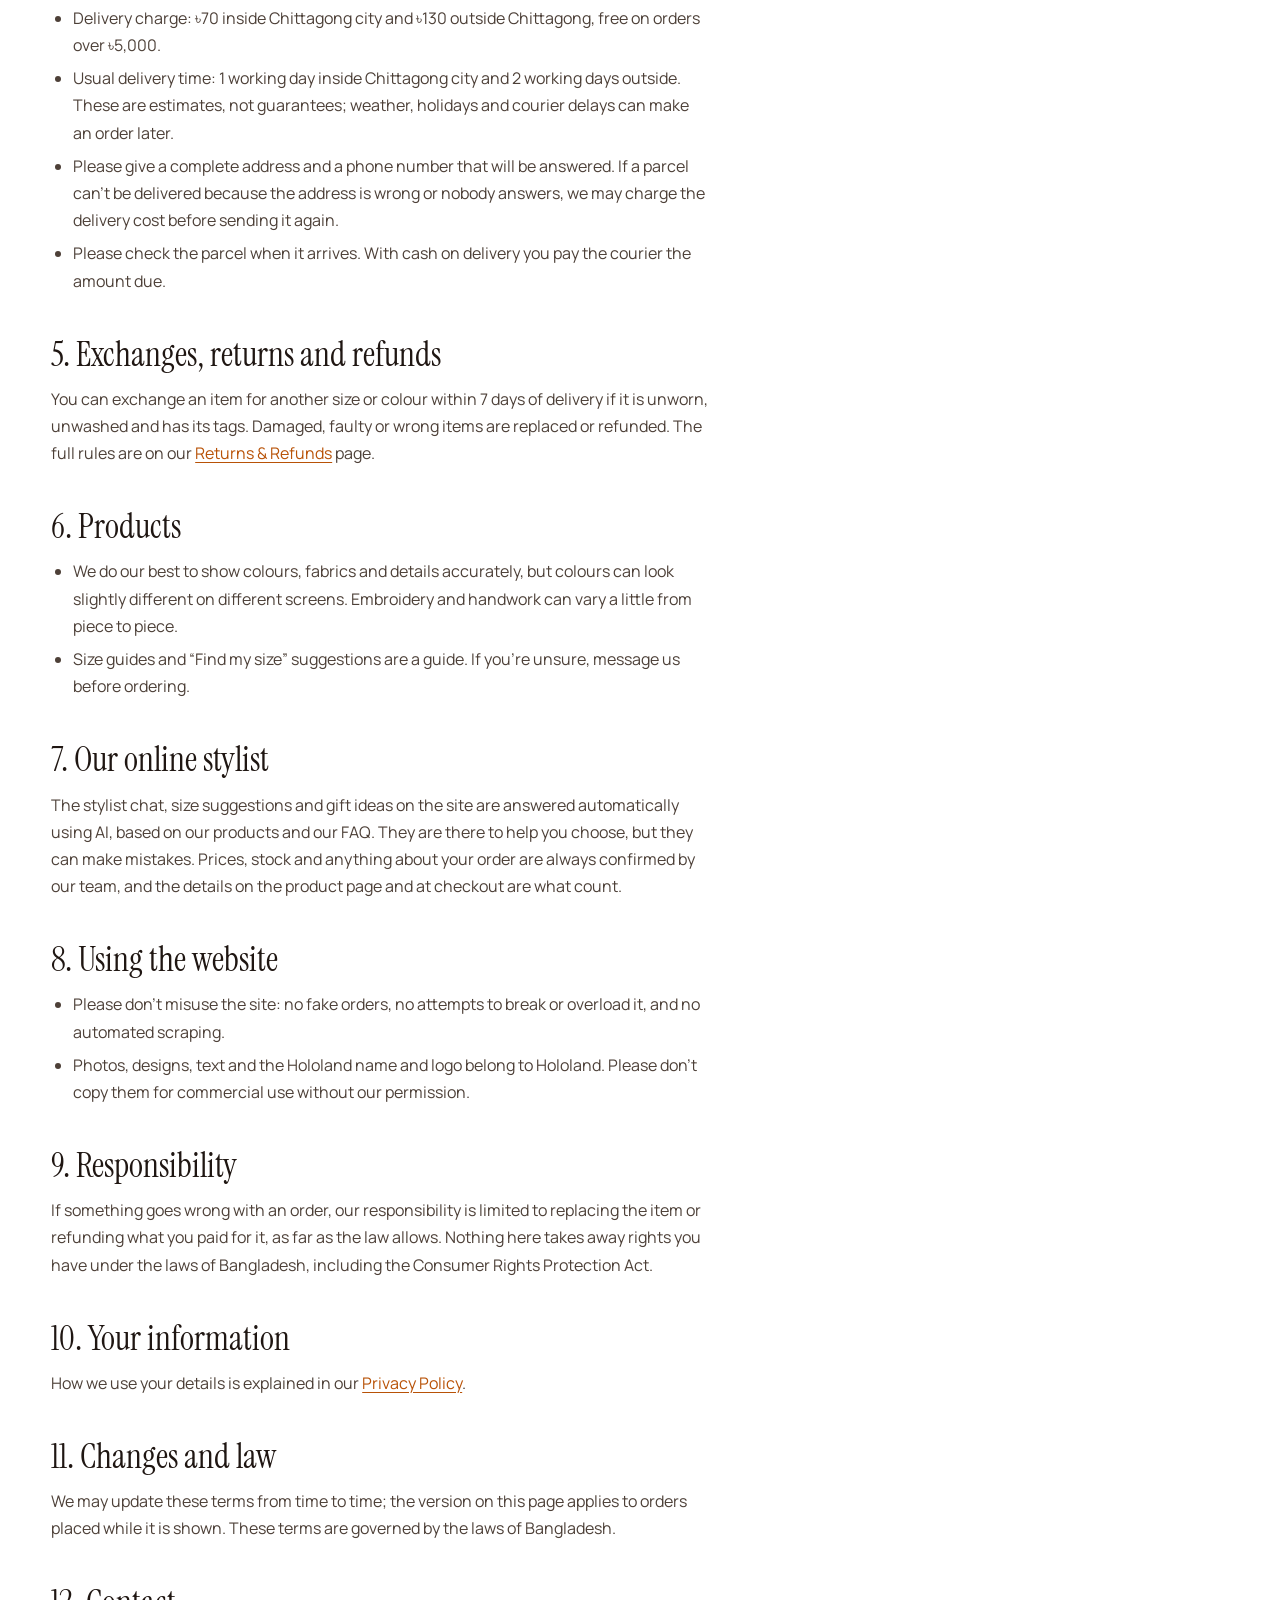
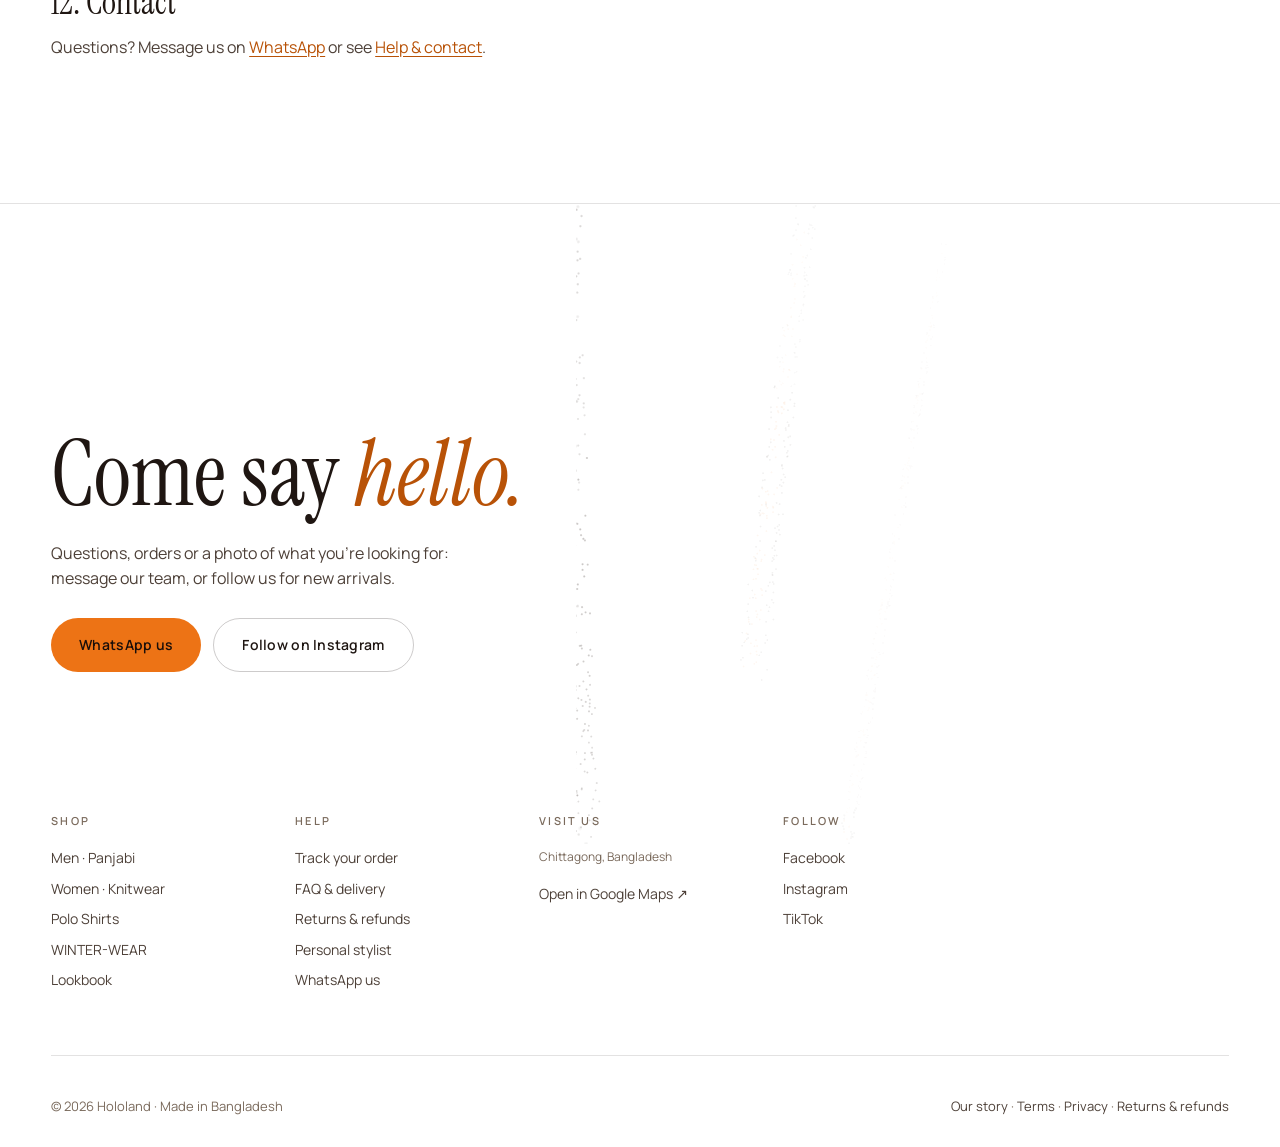
<file: terms.html>
<!doctype html>
<html lang="en">
<head>
  <meta charset="utf-8" />
  <meta http-equiv="Content-Security-Policy" content="default-src 'self'; script-src 'self' https://connect.facebook.net 'sha256-MQ8c7zWvrrDqg3tHO/yfLCXx0/FAat8g+0u73uTJDZI='; style-src 'self' 'unsafe-inline'; font-src 'self'; img-src 'self' data: blob: https://www.facebook.com; media-src 'self' blob:; connect-src 'self' https://hololand.upliftdigitalpartners.workers.dev https://api.open-meteo.com https://www.facebook.com https://connect.facebook.net; worker-src 'self' blob:; object-src 'none'; base-uri 'self'; form-action 'self'; frame-src 'none'" />
  <meta name="referrer" content="strict-origin-when-cross-origin" />
  <meta name="viewport" content="width=device-width, initial-scale=1, viewport-fit=cover" />
  <title>Terms &amp; Conditions — Hololand</title>
  <meta name="description" content="The terms for shopping at Hololand: orders, prices, payment, delivery, exchanges and use of hololandbd.com." />
  <meta name="theme-color" content="#ffffff" />
  <meta property="og:title" content="Terms &amp; Conditions — Hololand" />
  <meta property="og:description" content="The terms for shopping at Hololand: orders, prices, payment, delivery, exchanges and use of hololandbd.com." />
  <meta property="og:image" content="https://hololandbd.com/assets/img/og.jpg" />
  <meta property="og:url" content="https://hololandbd.com/terms.html" />
  <meta property="og:type" content="website" />
  <meta name="twitter:card" content="summary_large_image" />
  <link rel="canonical" href="https://hololandbd.com/terms.html" />
  <link rel="icon" type="image/png" href="assets/img/favicon.png" />
  <link rel="apple-touch-icon" href="assets/img/apple-touch-icon.png" />
  <link rel="preload" href="assets/fonts/manrope-latin-wght-normal.woff2" as="font" type="font/woff2" crossorigin />
  <link rel="preload" href="assets/fonts/instrument-serif-latin-400-normal.woff2" as="font" type="font/woff2" crossorigin />
  <link rel="stylesheet" href="assets/css/fonts.css" />
  <link rel="preload" href="assets/data/products.json" as="fetch" crossorigin />
  <link rel="preload" href="assets/data/content.json" as="fetch" crossorigin />
  <link rel="preload" href="https://hololand.upliftdigitalpartners.workers.dev/stock" as="fetch" crossorigin />
  <link rel="stylesheet" href="assets/css/style.css" />
  <link rel="stylesheet" href="assets/css/pages.css" />
  <script type="importmap">
    { "imports": { "three": "./assets/vendor/three.min.js" } }
  </script>
</head>
<body class="is-loading" data-page="policy">
  <div class="curtain" aria-hidden="true"><svg class="curtain__mark" viewBox="0 0 345 400"><polygon class="m-a" points="0,0 105,0 105,140 0,212" /><polygon class="m-b" points="0,245 215,98 215,300 110,300 110,400 0,400" /><rect class="m-c" x="238" y="0" width="107" height="400" /></svg></div>
  <main class="page page--policy">
    <section class="page-hero page-hero--compact">
      <nav class="crumbs" data-hero-in aria-label="Breadcrumb"><a href="./">Home</a><span>/</span><span>Terms</span></nav>
      <h1 class="page-title" data-hero-in>Terms &amp; <em>Conditions</em></h1>
      <p class="page-lede" data-hero-in>The rules for buying from Hololand, in plain words.</p>
    </section>
    <article class="policy">
      <p class="policy__updated">Last updated: 15 November 2026</p>
      <nav class="policy__nav" aria-label="Policies"><a href="terms.html" aria-current="page">Terms &amp; Conditions</a><a href="privacy.html">Privacy Policy</a><a href="refund-policy.html">Returns &amp; Refunds</a></nav>
<h2>1. Who we are</h2>
<p>Hololand is a clothing brand from Chittagong, Bangladesh, selling panjabis, knitwear and more at <strong>hololandbd.com</strong> and from our store. “We”, “us” and “Hololand” mean the Hololand business; “you” means the person visiting the site or placing an order. You can reach us on WhatsApp at <a data-p="whatsapp" href="#">our number</a>.</p>

<h2>2. Placing an order</h2>
<ul>
  <li>When you place an order on the website you get an order number straight away. We then call or message you to confirm it.</li>
  <li>An order is accepted once we confirm it. We may decline or cancel an order if an item is out of stock, if a price was shown wrongly, if we can’t reach you or verify the delivery details, or if an order looks fake or abusive. If you have already paid, we refund you in full (see <a href="refund-policy.html">Returns &amp; Refunds</a>).</li>
  <li>For a phone number that has refused or returned parcels before, we may ask for payment in advance before sending a new order.</li>
  <li>You can follow any order at <a href="track.html">Track your order</a> with your order number and phone number.</li>
</ul>

<h2>3. Prices and payment</h2>
<ul>
  <li>All prices are in Bangladeshi Taka (৳). The delivery charge is shown separately at checkout before you order, and the total you see at checkout is what you pay.</li>
  <li>Sale prices apply until the end date shown, and only to the items marked as on sale.</li>
  <li>You can pay <strong>cash on delivery</strong>, or online where offered at checkout. Online payments (bKash, Nagad, Rocket and cards) are processed by <strong>SSLCommerz</strong>, a licensed payment gateway in Bangladesh. We never see or store your card number, PIN or wallet password.</li>
  <li>Promo codes: one code per order, subject to the conditions shown with the code (minimum order, last day, number of uses). Codes have no cash value. A code’s discount applies to the items, not to delivery.</li>
</ul>

<h2>4. Delivery</h2>
<ul>
  <li>We deliver to all 64 districts of Bangladesh through a courier partner.</li>
  <li>Delivery charge: <span data-p="inside-fee">৳70</span> inside Chittagong city and <span data-p="outside-fee">৳130</span> outside Chittagong<span data-p="free-over-wrap">, free on orders over <span data-p="free-over">৳5,000</span></span>.</li>
  <li>Usual delivery time: <span data-p="inside-days">1–2 working days</span> inside Chittagong city and <span data-p="outside-days">2–4 working days</span> outside. These are estimates, not guarantees; weather, holidays and courier delays can make an order later.</li>
  <li>Please give a complete address and a phone number that will be answered. If a parcel can’t be delivered because the address is wrong or nobody answers, we may charge the delivery cost before sending it again.</li>
  <li>Please check the parcel when it arrives. With cash on delivery you pay the courier the amount due.</li>
</ul>

<h2>5. Exchanges, returns and refunds</h2>
<p>You can exchange an item for another size or colour within 7 days of delivery if it is unworn, unwashed and has its tags. Damaged, faulty or wrong items are replaced or refunded. The full rules are on our <a href="refund-policy.html">Returns &amp; Refunds</a> page.</p>

<h2>6. Products</h2>
<ul>
  <li>We do our best to show colours, fabrics and details accurately, but colours can look slightly different on different screens. Embroidery and handwork can vary a little from piece to piece.</li>
  <li>Size guides and “Find my size” suggestions are a guide. If you’re unsure, message us before ordering.</li>
</ul>

<h2>7. Our online stylist</h2>
<p>The stylist chat, size suggestions and gift ideas on the site are answered automatically using AI, based on our products and our FAQ. They are there to help you choose, but they can make mistakes. Prices, stock and anything about your order are always confirmed by our team, and the details on the product page and at checkout are what count.</p>

<h2>8. Using the website</h2>
<ul>
  <li>Please don’t misuse the site: no fake orders, no attempts to break or overload it, and no automated scraping.</li>
  <li>Photos, designs, text and the Hololand name and logo belong to Hololand. Please don’t copy them for commercial use without our permission.</li>
</ul>

<h2>9. Responsibility</h2>
<p>If something goes wrong with an order, our responsibility is limited to replacing the item or refunding what you paid for it, as far as the law allows. Nothing here takes away rights you have under the laws of Bangladesh, including the Consumer Rights Protection Act.</p>

<h2>10. Your information</h2>
<p>How we use your details is explained in our <a href="privacy.html">Privacy Policy</a>.</p>

<h2>11. Changes and law</h2>
<p>We may update these terms from time to time; the version on this page applies to orders placed while it is shown. These terms are governed by the laws of Bangladesh.</p>

<h2>12. Contact</h2>
<p>Questions? Message us on <a data-p="whatsapp" href="#">WhatsApp</a> or see <a href="help.html">Help &amp; contact</a>.</p>
    </article>
  </main>
  <script defer src="assets/vendor/gsap.min.js"></script>
  <script defer src="assets/vendor/ScrollTrigger.min.js"></script>
  <script defer src="assets/vendor/SplitText.min.js"></script>
  <script defer src="assets/vendor/lenis.min.js"></script>
  <script type="module" src="assets/js/pages/policy.js"></script>
</body>
</html>
</file>
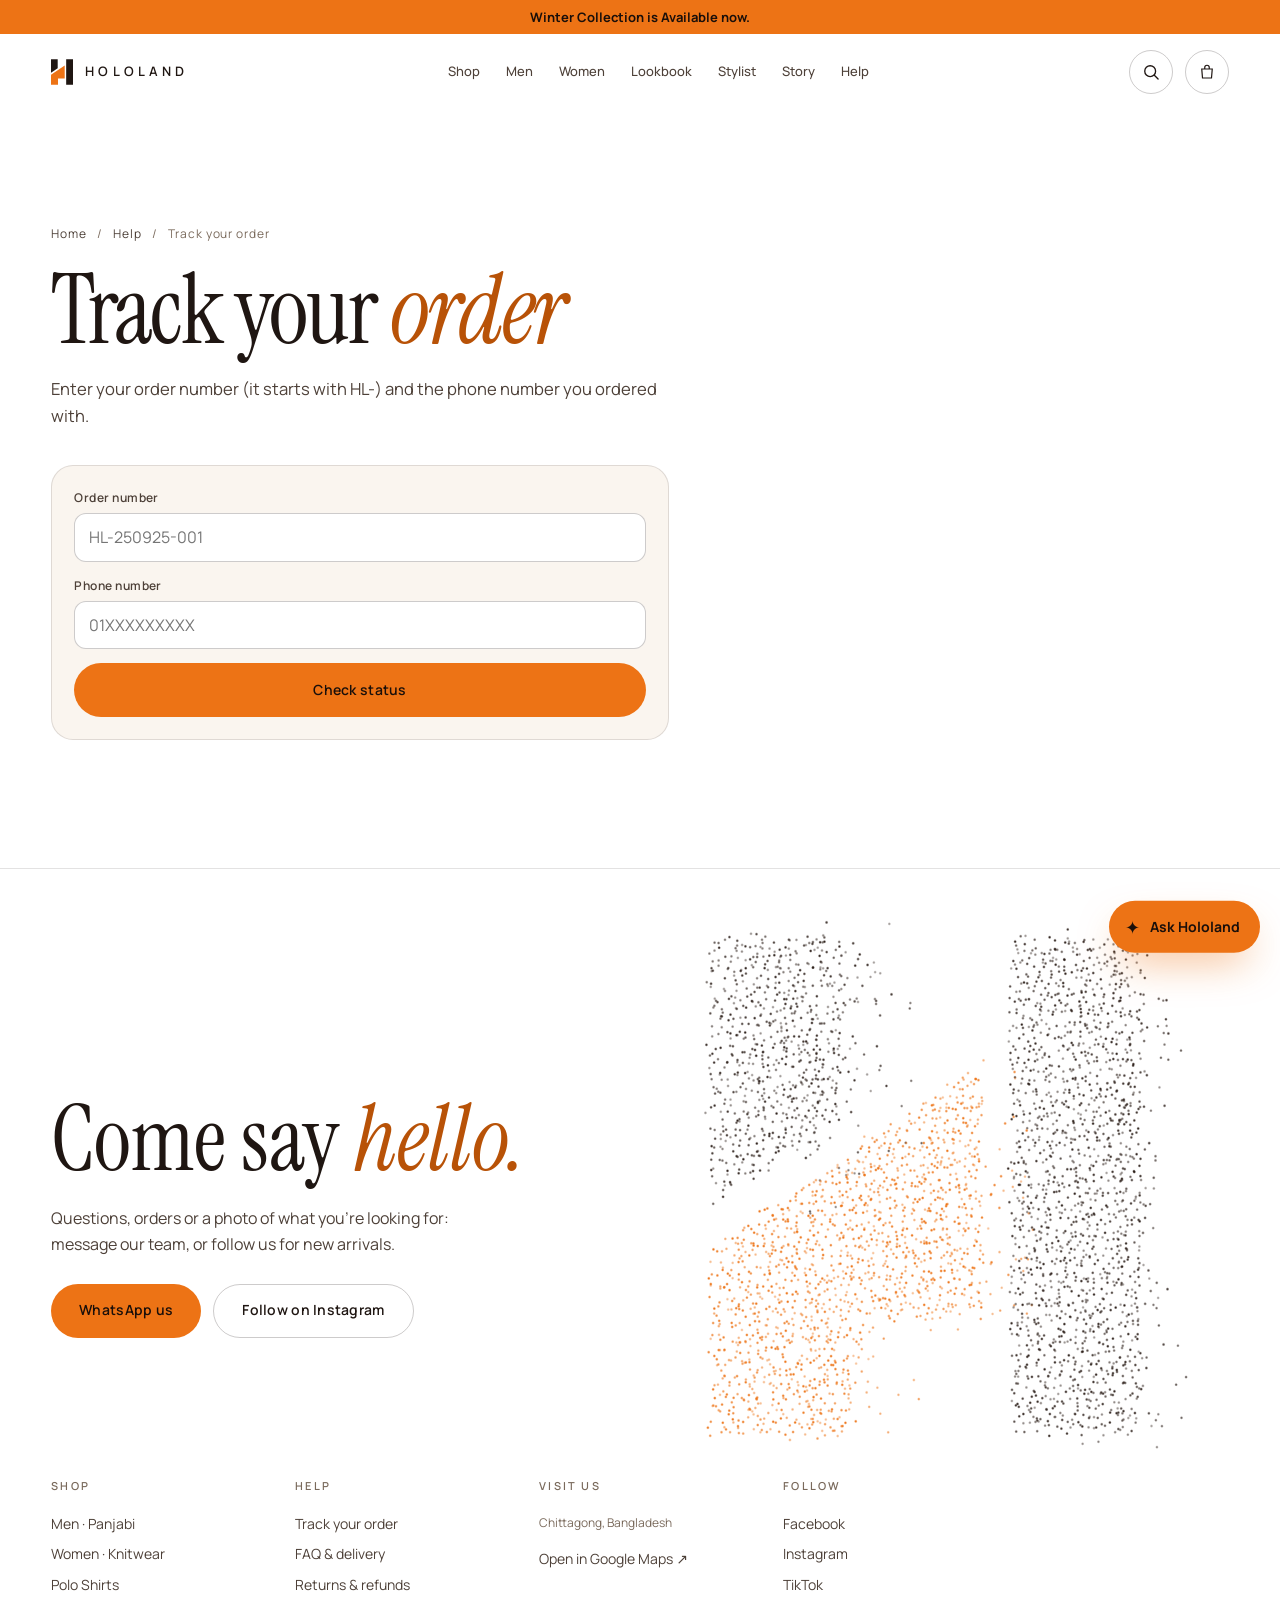
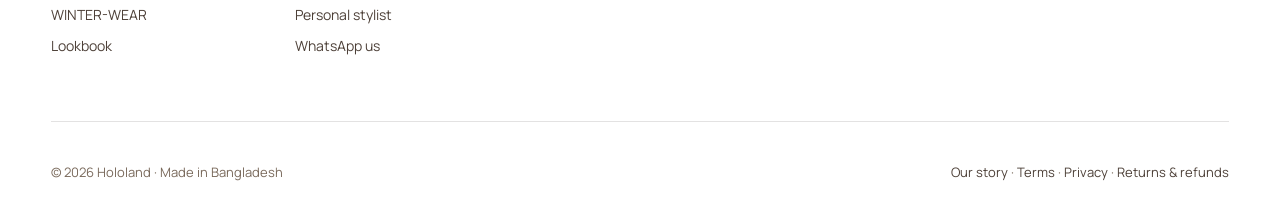
<file: track.html>
<!doctype html>
<html lang="en">
<head>
  <meta charset="utf-8" />
  <meta http-equiv="Content-Security-Policy" content="default-src 'self'; script-src 'self' https://connect.facebook.net 'sha256-MQ8c7zWvrrDqg3tHO/yfLCXx0/FAat8g+0u73uTJDZI='; style-src 'self' 'unsafe-inline'; font-src 'self'; img-src 'self' data: blob: https://www.facebook.com; media-src 'self' blob:; connect-src 'self' https://hololand.upliftdigitalpartners.workers.dev https://api.open-meteo.com https://www.facebook.com https://connect.facebook.net; worker-src 'self' blob:; object-src 'none'; base-uri 'self'; form-action 'self'; frame-src 'none'" />
  <meta name="referrer" content="strict-origin-when-cross-origin" />
  <meta name="robots" content="noindex" />
  <meta name="viewport" content="width=device-width, initial-scale=1, viewport-fit=cover" />
  <title>Track your order — Hololand</title>
  <meta name="description" content="Check the status of your Hololand order with your order number and phone number." />
  <meta name="theme-color" content="#ffffff" />
  <meta property="og:title" content="Track your order — Hololand" />
  <meta property="og:description" content="Check the status of your Hololand order with your order number and phone number." />
  <meta property="og:image" content="https://hololandbd.com/assets/img/og.jpg" />
  <meta property="og:url" content="https://hololandbd.com/track.html" />
  <meta property="og:type" content="website" />
  <meta name="twitter:card" content="summary_large_image" />
  <link rel="canonical" href="https://hololandbd.com/track.html" />
  <link rel="icon" type="image/png" href="assets/img/favicon.png" />
  <link rel="apple-touch-icon" href="assets/img/apple-touch-icon.png" />
  <link rel="preload" href="assets/fonts/manrope-latin-wght-normal.woff2" as="font" type="font/woff2" crossorigin />
  <link rel="preload" href="assets/fonts/instrument-serif-latin-400-normal.woff2" as="font" type="font/woff2" crossorigin />
  <link rel="stylesheet" href="assets/css/fonts.css" />
  <link rel="preload" href="assets/data/products.json" as="fetch" crossorigin />
  <link rel="preload" href="assets/data/content.json" as="fetch" crossorigin />
  <link rel="preload" href="https://hololand.upliftdigitalpartners.workers.dev/stock" as="fetch" crossorigin />
  <link rel="stylesheet" href="assets/css/style.css" />
  <link rel="stylesheet" href="assets/css/pages.css" />
  <script type="importmap">
    { "imports": { "three": "./assets/vendor/three.min.js" } }
  </script>
</head>
<body class="is-loading" data-page="track">
  <div class="curtain" aria-hidden="true"><svg class="curtain__mark" viewBox="0 0 345 400"><polygon class="m-a" points="0,0 105,0 105,140 0,212" /><polygon class="m-b" points="0,245 215,98 215,300 110,300 110,400 0,400" /><rect class="m-c" x="238" y="0" width="107" height="400" /></svg></div>
  <main class="page page--track">
    <section class="page-hero page-hero--compact">
      <nav class="crumbs" data-hero-in aria-label="Breadcrumb"><a href="./">Home</a><span>/</span><a href="help.html">Help</a><span>/</span><span>Track your order</span></nav>
      <h1 class="page-title" data-hero-in>Track your <em>order</em></h1>
      <p class="page-lede" data-hero-in>Enter your order number (it starts with HL-) and the phone number you ordered with.</p>
    </section>

    <section class="track">
      <div class="track__mine" data-track-mine hidden></div>
      <form class="track__form" data-track-form novalidate data-hero-in>
        <label class="cf"><span>Order number</span><input name="id" placeholder="HL-250925-001" autocapitalize="characters" autocomplete="off" maxlength="20" required /></label>
        <label class="cf"><span>Phone number</span><input name="phone" type="tel" inputmode="tel" placeholder="01XXXXXXXXX" autocomplete="tel" maxlength="20" required /></label>
        <button class="btn btn--solid btn--wide" data-track-go><span>Check status</span></button>
        <p class="checkout__err" data-track-err role="alert" hidden></p>
      </form>

      <div class="track__result" data-track-result hidden aria-live="polite">
        <div class="track__head">
          <div><span class="mono" data-t-id></span><h2 data-t-headline></h2><p data-t-sub></p></div>
        </div>
        <ol class="track__steps" data-t-steps></ol>
        <div class="track__pay" data-t-pay hidden></div>
        <div class="track__courier" data-t-courier hidden></div>
        <div class="track__items" data-t-items></div>
        <p class="track__help">Questions about your order? <a href="help.html">Contact us</a>.</p>
      </div>
    </section>
  </main>
  <script defer src="assets/vendor/gsap.min.js"></script>
  <script defer src="assets/vendor/ScrollTrigger.min.js"></script>
  <script defer src="assets/vendor/SplitText.min.js"></script>
  <script defer src="assets/vendor/lenis.min.js"></script>
  <script type="module" src="assets/js/pages/track.js"></script>
</body>
</html>
</file>
<file: assets/css/fonts.css>
/* Self-hosted fonts (SIL Open Font License, see assets/fonts/LICENSE-*.txt).
   unicode-range means a phone only downloads the files for the letters on the page. */
@font-face {
  font-family: 'Instrument Serif';
  font-style: normal;
  font-display: swap;
  font-weight: 400;
  src: url(../fonts/instrument-serif-latin-ext-400-normal.woff2) format('woff2');
  unicode-range: U+0100-02BA,U+02BD-02C5,U+02C7-02CC,U+02CE-02D7,U+02DD-02FF,U+0304,U+0308,U+0329,U+1D00-1DBF,U+1E00-1E9F,U+1EF2-1EFF,U+2020,U+20A0-20AB,U+20AD-20C0,U+2113,U+2C60-2C7F,U+A720-A7FF;
}
@font-face {
  font-family: 'Instrument Serif';
  font-style: normal;
  font-display: swap;
  font-weight: 400;
  src: url(../fonts/instrument-serif-latin-400-normal.woff2) format('woff2');
  unicode-range: U+0000-00FF,U+0131,U+0152-0153,U+02BB-02BC,U+02C6,U+02DA,U+02DC,U+0304,U+0308,U+0329,U+2000-206F,U+20AC,U+2122,U+2191,U+2193,U+2212,U+2215,U+FEFF,U+FFFD;
}
@font-face {
  font-family: 'Instrument Serif';
  font-style: italic;
  font-display: swap;
  font-weight: 400;
  src: url(../fonts/instrument-serif-latin-ext-400-italic.woff2) format('woff2');
  unicode-range: U+0100-02BA,U+02BD-02C5,U+02C7-02CC,U+02CE-02D7,U+02DD-02FF,U+0304,U+0308,U+0329,U+1D00-1DBF,U+1E00-1E9F,U+1EF2-1EFF,U+2020,U+20A0-20AB,U+20AD-20C0,U+2113,U+2C60-2C7F,U+A720-A7FF;
}
@font-face {
  font-family: 'Instrument Serif';
  font-style: italic;
  font-display: swap;
  font-weight: 400;
  src: url(../fonts/instrument-serif-latin-400-italic.woff2) format('woff2');
  unicode-range: U+0000-00FF,U+0131,U+0152-0153,U+02BB-02BC,U+02C6,U+02DA,U+02DC,U+0304,U+0308,U+0329,U+2000-206F,U+20AC,U+2122,U+2191,U+2193,U+2212,U+2215,U+FEFF,U+FFFD;
}
@font-face {
  font-family: 'Manrope';
  font-style: normal;
  font-display: swap;
  font-weight: 200 800;
  src: url(../fonts/manrope-latin-ext-wght-normal.woff2) format('woff2');
  unicode-range: U+0100-02BA,U+02BD-02C5,U+02C7-02CC,U+02CE-02D7,U+02DD-02FF,U+0304,U+0308,U+0329,U+1D00-1DBF,U+1E00-1E9F,U+1EF2-1EFF,U+2020,U+20A0-20AB,U+20AD-20C0,U+2113,U+2C60-2C7F,U+A720-A7FF;
}
@font-face {
  font-family: 'Manrope';
  font-style: normal;
  font-display: swap;
  font-weight: 200 800;
  src: url(../fonts/manrope-latin-wght-normal.woff2) format('woff2');
  unicode-range: U+0000-00FF,U+0131,U+0152-0153,U+02BB-02BC,U+02C6,U+02DA,U+02DC,U+0304,U+0308,U+0329,U+2000-206F,U+20AC,U+2122,U+2191,U+2193,U+2212,U+2215,U+FEFF,U+FFFD;
}
@font-face {
  font-family: 'Hind Siliguri';
  font-style: normal;
  font-display: swap;
  font-weight: 400;
  src: url(../fonts/hind-siliguri-bengali-400-normal.woff2) format('woff2');
  unicode-range: U+0951-0952,U+0964-0965,U+0980-09FE,U+1CD0,U+1CD2,U+1CD5-1CD6,U+1CD8,U+1CE1,U+1CEA,U+1CED,U+1CF2,U+1CF5-1CF7,U+200C-200D,U+20B9,U+25CC,U+A8F1;
}
@font-face {
  font-family: 'Hind Siliguri';
  font-style: normal;
  font-display: swap;
  font-weight: 400;
  src: url(../fonts/hind-siliguri-latin-ext-400-normal.woff2) format('woff2');
  unicode-range: U+0100-02BA,U+02BD-02C5,U+02C7-02CC,U+02CE-02D7,U+02DD-02FF,U+0304,U+0308,U+0329,U+1D00-1DBF,U+1E00-1E9F,U+1EF2-1EFF,U+2020,U+20A0-20AB,U+20AD-20C0,U+2113,U+2C60-2C7F,U+A720-A7FF;
}
@font-face {
  font-family: 'Hind Siliguri';
  font-style: normal;
  font-display: swap;
  font-weight: 400;
  src: url(../fonts/hind-siliguri-latin-400-normal.woff2) format('woff2');
  unicode-range: U+0000-00FF,U+0131,U+0152-0153,U+02BB-02BC,U+02C6,U+02DA,U+02DC,U+0304,U+0308,U+0329,U+2000-206F,U+20AC,U+2122,U+2191,U+2193,U+2212,U+2215,U+FEFF,U+FFFD;
}
@font-face {
  font-family: 'Hind Siliguri';
  font-style: normal;
  font-display: swap;
  font-weight: 500;
  src: url(../fonts/hind-siliguri-bengali-500-normal.woff2) format('woff2');
  unicode-range: U+0951-0952,U+0964-0965,U+0980-09FE,U+1CD0,U+1CD2,U+1CD5-1CD6,U+1CD8,U+1CE1,U+1CEA,U+1CED,U+1CF2,U+1CF5-1CF7,U+200C-200D,U+20B9,U+25CC,U+A8F1;
}
@font-face {
  font-family: 'Hind Siliguri';
  font-style: normal;
  font-display: swap;
  font-weight: 500;
  src: url(../fonts/hind-siliguri-latin-ext-500-normal.woff2) format('woff2');
  unicode-range: U+0100-02BA,U+02BD-02C5,U+02C7-02CC,U+02CE-02D7,U+02DD-02FF,U+0304,U+0308,U+0329,U+1D00-1DBF,U+1E00-1E9F,U+1EF2-1EFF,U+2020,U+20A0-20AB,U+20AD-20C0,U+2113,U+2C60-2C7F,U+A720-A7FF;
}
@font-face {
  font-family: 'Hind Siliguri';
  font-style: normal;
  font-display: swap;
  font-weight: 500;
  src: url(../fonts/hind-siliguri-latin-500-normal.woff2) format('woff2');
  unicode-range: U+0000-00FF,U+0131,U+0152-0153,U+02BB-02BC,U+02C6,U+02DA,U+02DC,U+0304,U+0308,U+0329,U+2000-206F,U+20AC,U+2122,U+2191,U+2193,U+2212,U+2215,U+FEFF,U+FFFD;
}
@font-face {
  font-family: 'Hind Siliguri';
  font-style: normal;
  font-display: swap;
  font-weight: 600;
  src: url(../fonts/hind-siliguri-bengali-600-normal.woff2) format('woff2');
  unicode-range: U+0951-0952,U+0964-0965,U+0980-09FE,U+1CD0,U+1CD2,U+1CD5-1CD6,U+1CD8,U+1CE1,U+1CEA,U+1CED,U+1CF2,U+1CF5-1CF7,U+200C-200D,U+20B9,U+25CC,U+A8F1;
}
@font-face {
  font-family: 'Hind Siliguri';
  font-style: normal;
  font-display: swap;
  font-weight: 600;
  src: url(../fonts/hind-siliguri-latin-ext-600-normal.woff2) format('woff2');
  unicode-range: U+0100-02BA,U+02BD-02C5,U+02C7-02CC,U+02CE-02D7,U+02DD-02FF,U+0304,U+0308,U+0329,U+1D00-1DBF,U+1E00-1E9F,U+1EF2-1EFF,U+2020,U+20A0-20AB,U+20AD-20C0,U+2113,U+2C60-2C7F,U+A720-A7FF;
}
@font-face {
  font-family: 'Hind Siliguri';
  font-style: normal;
  font-display: swap;
  font-weight: 600;
  src: url(../fonts/hind-siliguri-latin-600-normal.woff2) format('woff2');
  unicode-range: U+0000-00FF,U+0131,U+0152-0153,U+02BB-02BC,U+02C6,U+02DA,U+02DC,U+0304,U+0308,U+0329,U+2000-206F,U+20AC,U+2122,U+2191,U+2193,U+2212,U+2215,U+FEFF,U+FFFD;
}
</file>
<file: assets/css/style.css>
/* ============ Tokens ============ */
:root {
  /* Light theme (default): white & orange. Dark theme below; picked in admin → Texts & settings. */
  --ink: #ffffff;
  --ink-2: #faf5ef;
  --ink-3: #f1e6da;
  --cream: #1f1612;
  --cream-2: #4d4038;
  --muted: #7a6a5c;
  --orange: #ed7315;
  --orange-2: #b85207;
  --maroon: #4b1419;
  --line: rgba(31, 22, 18, 0.12);
  --line-2: rgba(31, 22, 18, 0.22);
  --bg-rgb: 255, 255, 255;
  --bg2-rgb: 250, 245, 239;
  --fg-rgb: 31, 22, 18;
  --on-orange: #1a0f0a;
  --scrim: rgba(31, 22, 18, 0.45);
  --glow-1: #ffe6d1;
  --glow-2: #fff4ea;
  --glow-3: #fff1e4;
  color-scheme: light;

  --serif: 'Instrument Serif', 'Times New Roman', serif;
  --sans: 'Manrope', system-ui, -apple-system, 'Segoe UI', sans-serif;
  --bn: 'Hind Siliguri', var(--sans);

  --gutter: clamp(16px, 4vw, 56px);
  --radius: 18px;
  --ease: cubic-bezier(0.22, 1, 0.36, 1);
  --nav-h: 76px;
}

/* Dark theme (the original look) */
[data-theme="dark"] {
  --ink: #0d0a09;
  --ink-2: #16110f;
  --ink-3: #211916;
  --cream: #efe7dc;
  --cream-2: #d9cfc2;
  --muted: #9a8f84;
  --orange-2: #ff9a4a;
  --line: rgba(239, 231, 220, 0.12);
  --line-2: rgba(239, 231, 220, 0.22);
  --bg-rgb: 13, 10, 9;
  --bg2-rgb: 22, 17, 15;
  --fg-rgb: 239, 231, 220;
  --on-orange: #0d0a09;
  --scrim: rgba(5, 4, 3, 0.7);
  --glow-1: #3a1518;
  --glow-2: #1a0e0c;
  --glow-3: #22120f;
  color-scheme: dark;
}

*, *::before, *::after { box-sizing: border-box; }
html { -webkit-text-size-adjust: 100%; }
html.lenis, html.lenis body { height: auto; }
.lenis.lenis-smooth { scroll-behavior: auto !important; }
.lenis.lenis-stopped { overflow: hidden; }

body {
  margin: 0;
  background: var(--ink);
  color: var(--cream);
  font-family: var(--sans);
  font-size: 16px;
  line-height: 1.6;
  -webkit-font-smoothing: antialiased;
  overflow-x: hidden;
}
body.is-loading { overflow: hidden; }
img { display: block; max-width: 100%; }
a { color: inherit; text-decoration: none; }
button { font: inherit; color: inherit; background: none; border: 0; cursor: pointer; padding: 0; }
input, select { font: inherit; color: inherit; }
em { font-family: var(--serif); font-style: italic; font-weight: 400; }
::selection { background: var(--orange); color: var(--on-orange); }
.sr-only { position: absolute; width: 1px; height: 1px; overflow: hidden; clip: rect(0 0 0 0); white-space: nowrap; }
.mono { font-size: 11px; letter-spacing: 0.18em; text-transform: uppercase; color: var(--muted); font-weight: 500; }
.bn { font-family: var(--bn); }

/* Brand mark colours (dark theme): cream legs, orange crossbar */
.m-a, .m-c { fill: var(--cream); }
.m-b { fill: var(--orange); }

/* ============ Loader ============ */
.loader {
  position: fixed; inset: 0; z-index: 100;
  background: var(--ink);
  display: grid; place-items: center; align-content: center; gap: 22px;
}
.loader__mark { width: 64px; height: auto; overflow: visible; }
.loader__word { font-weight: 600; letter-spacing: 0.6em; font-size: 12px; padding-left: 0.6em; color: var(--cream-2); }
.loader__count { position: absolute; bottom: var(--gutter); right: var(--gutter); font-family: var(--serif); font-size: clamp(56px, 10vw, 140px); line-height: 0.8; }
.loader__bar { position: absolute; left: 0; bottom: 0; height: 2px; width: 100%; background: var(--line); }
.loader__bar i { display: block; height: 100%; width: 0; background: var(--orange); }

/* ============ Cursor & grain ============ */
.cursor { position: fixed; inset: 0 auto auto 0; z-index: 90; pointer-events: none; mix-blend-mode: difference; opacity: 0; transition: opacity .4s; }
.cursor.is-active { opacity: 1; }
.cursor__dot, .cursor__ring { position: fixed; top: 0; left: 0; border-radius: 50%; transform: translate(-50%, -50%); }
.cursor__dot { width: 6px; height: 6px; background: #fff; }
.cursor__ring { width: 38px; height: 38px; border: 1px solid rgba(255,255,255,.6); display: grid; place-items: center; transition: width .35s var(--ease), height .35s var(--ease), background .35s, border-color .35s; }
.cursor__label { font-size: 10px; letter-spacing: .16em; text-transform: uppercase; font-weight: 600; color: #000; opacity: 0; transition: opacity .2s; }
.cursor.is-hover .cursor__ring { width: 64px; height: 64px; background: rgba(255,255,255,.1); }
.cursor.has-label .cursor__ring { width: 86px; height: 86px; background: #fff; border-color: #fff; }
.cursor.has-label .cursor__label { opacity: 1; }
@media (hover: none), (pointer: coarse) { .cursor { display: none; } }

.grain {
  position: fixed; inset: -50%; z-index: 80; pointer-events: none; opacity: .06;
  background-image: url("data:image/svg+xml;utf8,<svg xmlns='http://www.w3.org/2000/svg' width='160' height='160'><filter id='n'><feTurbulence type='fractalNoise' baseFrequency='.9' numOctaves='3' stitchTiles='stitch'/></filter><rect width='100%' height='100%' filter='url(%23n)'/></svg>");
  animation: grain 1s steps(6) infinite;
}
/* Lite mode (phones, low-power devices): drop the costly always-on effects */
.lite .grain { display: none; }
.lite .stylist__glow { animation: none; filter: none; }
.lite .nav.is-scrolled { background: rgba(var(--bg-rgb), .94); }
.lite .nav, .lite .card__add, .lite .card__tag, .lite .shopbar, .lite .pdp-bar, .lite .lb-tile span, .lite .modal__scrim, .lite .drawer__scrim { backdrop-filter: none !important; -webkit-backdrop-filter: none !important; }
.lite .card__add, .lite .card__tag, .lite .lb-tile span { background: rgba(var(--bg-rgb), .86); }
.lite .shopbar, .lite .pdp-bar { background: rgba(var(--bg2-rgb), .97); }
.marquee__track.is-css { animation: marqueeLoop 38s linear infinite; }
@keyframes marqueeLoop { to { transform: translate3d(-50%, 0, 0); } }
@keyframes grain { 0%{transform:translate(0,0)} 20%{transform:translate(-4%,3%)} 40%{transform:translate(3%,-5%)} 60%{transform:translate(-6%,-2%)} 80%{transform:translate(5%,4%)} 100%{transform:translate(0,0)} }

/* ============ Nav ============ */
.nav {
  position: fixed; top: 0; left: 0; right: 0; z-index: 50;
  height: var(--nav-h);
  display: flex; align-items: center; justify-content: space-between; gap: 20px;
  padding: 0 var(--gutter);
  transition: background .5s, backdrop-filter .5s, transform .6s var(--ease), border-color .5s;
  border-bottom: 1px solid transparent;
}
.nav.is-scrolled { background: rgba(var(--bg-rgb), .62); backdrop-filter: blur(16px) saturate(140%); -webkit-backdrop-filter: blur(16px) saturate(140%); border-color: var(--line); }
.nav.is-hidden { transform: translateY(-100%); }
.nav__brand { display: flex; align-items: center; gap: 12px; font-weight: 600; letter-spacing: .32em; text-transform: uppercase; font-size: 13px; }
.brandmark { width: 22px; height: 26px; }
.nav__links { display: flex; gap: 6px; }
.nav__links a { position: relative; padding: 8px 14px; font-size: 13px; font-weight: 500; color: var(--cream-2); border-radius: 99px; transition: color .3s, background .3s; }
.nav__links a:hover { color: var(--cream); background: rgba(var(--fg-rgb), .06); }
.nav__right { display: flex; align-items: center; gap: 12px; }
.weather-chip { font-size: 12px; color: var(--cream-2); padding: 7px 12px; border: 1px solid var(--line); border-radius: 99px; white-space: nowrap; }
.bag-btn { position: relative; display: grid; place-items: center; width: 44px; height: 44px; border-radius: 50%; border: 1px solid var(--line-2); transition: background .3s, border-color .3s; }
.bag-btn:hover { background: var(--cream); color: var(--ink); }
.search-btn { display: grid; place-items: center; width: 44px; height: 44px; border-radius: 50%; border: 1px solid var(--line-2); transition: background .3s, border-color .3s; }
.search-btn:hover { background: var(--cream); color: var(--ink); }
.bag-btn__count { position: absolute; top: -2px; right: -2px; min-width: 18px; height: 18px; padding: 0 5px; border-radius: 99px; background: var(--orange); color: var(--on-orange); font-size: 10px; font-weight: 700; display: grid; place-items: center; transform: scale(0); transition: transform .4s var(--ease); }
.bag-btn__count.has-items { transform: scale(1); }
.menu-btn { display: none; width: 44px; height: 44px; border-radius: 50%; border: 1px solid var(--line-2); position: relative; }
.menu-btn i { position: absolute; left: 14px; right: 14px; height: 1.5px; background: currentColor; transition: transform .4s var(--ease); }
.menu-btn i:first-child { top: 18px; } .menu-btn i:last-child { top: 25px; }
.menu-btn[aria-expanded="true"] i:first-child { transform: translateY(3.5px) rotate(45deg); }
.menu-btn[aria-expanded="true"] i:last-child { transform: translateY(-3.5px) rotate(-45deg); }
.mobile-menu { position: fixed; inset: 0; z-index: 45; background: var(--ink); display: flex; flex-direction: column; justify-content: center; padding: var(--gutter); gap: 6px; clip-path: inset(0 0 100% 0); transition: clip-path .7s var(--ease); }
.mobile-menu.is-open { clip-path: inset(0 0 0 0); }
.mobile-menu a { font-family: var(--serif); font-size: clamp(44px, 12vw, 72px); line-height: 1.05; }
@media (max-width: 960px) {
  .nav__links { display: none; }
  .menu-btn { display: block; }
  .weather-chip { display: none; }
}

/* ============ Shared ============ */
.eyebrow { display: inline-flex; align-items: center; gap: 10px; font-size: 12px; letter-spacing: .2em; text-transform: uppercase; color: var(--cream-2); margin: 0 0 22px; font-weight: 500; }
.eyebrow .dot { width: 7px; height: 7px; border-radius: 50%; background: var(--orange); box-shadow: 0 0 0 4px rgba(237,115,21,.2); }
.h2 { font-family: var(--serif); font-weight: 400; font-size: clamp(44px, 7vw, 108px); line-height: .95; letter-spacing: -0.02em; margin: 0; }
.h2 em { color: var(--orange-2); }
.section-head { padding: 0 var(--gutter); margin-bottom: clamp(40px, 6vw, 80px); }
.section-head--row { display: flex; justify-content: space-between; align-items: flex-end; flex-wrap: wrap; gap: 28px; }
.arch { border-radius: 999px 999px var(--radius) var(--radius); overflow: hidden; }

.btn { position: relative; display: inline-flex; align-items: center; gap: 10px; height: 54px; padding: 0 28px; border-radius: 99px; font-size: 14px; font-weight: 600; letter-spacing: .02em; overflow: hidden; isolation: isolate; transition: color .45s var(--ease), border-color .45s; }
.btn span, .btn b { position: relative; z-index: 1; }
.btn::before { content: ''; position: absolute; inset: 0; z-index: 0; border-radius: inherit; transform: translateY(101%); transition: transform .55s var(--ease); }
@media (hover: hover) { .btn:hover::before { transform: translateY(0); } }
.btn--solid { background: var(--orange); color: var(--on-orange); }
.btn--solid::before { background: var(--cream); }
@media (hover: hover) { .btn--solid:hover { color: var(--ink); } }
.btn--ghost { border: 1px solid var(--line-2); color: var(--cream); }
.btn--ghost::before { background: var(--cream); }
@media (hover: hover) { .btn--ghost:hover { color: var(--ink); } }
.btn--wide { width: 100%; justify-content: center; }
.btn:disabled { opacity: .5; cursor: not-allowed; }
.spark { color: var(--orange); font-weight: 400; }
.btn--ghost:hover .spark { color: var(--orange); }
.icon-btn { width: 42px; height: 42px; border-radius: 50%; border: 1px solid var(--line-2); display: grid; place-items: center; font-size: 14px; transition: background .3s, color .3s; }
.icon-btn:hover { background: var(--cream); color: var(--ink); }
.link-arrow { display: inline-flex; gap: 10px; align-items: center; font-weight: 600; font-size: 14px; }
.link-arrow i { font-style: normal; transition: transform .4s var(--ease); }

/* ============ Hero ============ */
.hero { position: relative; height: 100vh; height: 100svh; min-height: 620px; overflow: hidden; }
.hero { background: radial-gradient(70% 90% at 78% 55%, var(--glow-1) 0%, var(--glow-2) 45%, var(--ink) 75%); }
/* Product photo slideshow: an arch on the right on big screens, full-bleed on phones */
.hero__slides { position: absolute; z-index: 1; right: max(var(--gutter), 7vw); top: calc(var(--nav-h) + 3vh); bottom: 8vh; aspect-ratio: 2 / 3; max-width: 46vw; border-radius: 999px 999px 24px 24px; overflow: hidden; background: var(--ink-3); touch-action: pan-y; box-shadow: 0 60px 120px -40px rgba(0,0,0,.8); }
.hero__slides::after { content: ''; position: absolute; inset: 0; border-radius: inherit; box-shadow: inset 0 0 0 1px rgba(var(--fg-rgb), .1); pointer-events: none; }
.hero__slide { position: absolute; inset: 0; opacity: 0; transition: opacity 1.1s var(--ease), visibility 1.1s; visibility: hidden; }
.hero__slide.is-active { opacity: 1; visibility: visible; }
.hero__slide img { width: 100%; height: 100%; object-fit: cover; object-position: center 18%; transform: scale(1.08); transition: transform 7s linear; }
.hero__slide.is-active img { transform: scale(1); }
.hero__shade { display: none; }
.hero__content { position: absolute; left: var(--gutter); bottom: clamp(110px, 18vh, 200px); max-width: min(680px, 52vw); z-index: 2; }
.hero__title { font-family: var(--serif); font-weight: 400; font-size: clamp(56px, min(10.5vw, 19vh), 188px); line-height: .86; letter-spacing: -0.035em; margin: 0 0 28px; }
.hero__title .line { display: block; }
.hero__title em { color: var(--orange-2); padding-right: .08em; }
.hero__sub { max-width: 420px; color: var(--cream-2); font-size: 17px; margin: 0 0 34px; }
.hero__cta { display: flex; flex-wrap: wrap; gap: 12px; }
.hero__meta { position: absolute; right: var(--gutter); bottom: clamp(36px, 6vh, 60px); z-index: 2; width: min(300px, 40vw); }
.hero__slide-info { display: flex; justify-content: space-between; gap: 12px; font-size: 13px; margin-bottom: 12px; color: var(--cream-2); }
.hero__progress { height: 1px; background: var(--line-2); }
.hero__progress i { display: block; height: 100%; width: 0; background: var(--orange); }
.hero__scroll { position: absolute; left: var(--gutter); bottom: 36px; display: flex; align-items: center; gap: 14px; font-size: 11px; letter-spacing: .24em; text-transform: uppercase; color: var(--muted); z-index: 2; }
.hero__scroll i { width: 60px; height: 1px; background: var(--line-2); position: relative; overflow: hidden; }
.hero__scroll i::after { content: ''; position: absolute; inset: 0; background: var(--orange); animation: scrollLine 2.2s var(--ease) infinite; }
@keyframes scrollLine { 0% { transform: translateX(-100%); } 60%, 100% { transform: translateX(100%); } }
@media (max-width: 760px) {
  .hero__slides { inset: 0; max-width: none; aspect-ratio: auto; border-radius: 0; box-shadow: none; }
  .hero__slides::after { display: none; }
  .hero__shade { display: block; position: absolute; inset: 0; z-index: 1; pointer-events: none; background: linear-gradient(to top, var(--ink) 4%, rgba(var(--bg-rgb), .82) 30%, rgba(var(--bg-rgb), .25) 58%, rgba(var(--bg-rgb), .45) 100%); }
  .hero__content { max-width: none; right: var(--gutter); bottom: 56px; }
  .hero__content .eyebrow { display: none; }
  .hero__title { font-size: clamp(52px, 15.5vw, 96px); margin-bottom: 18px; }
  .hero__sub { font-size: 15px; margin-bottom: 24px; }
  .hero__meta { left: var(--gutter); right: var(--gutter); width: auto; bottom: 30px; }
  .hero__scroll { display: none; }
  .btn { height: 50px; padding: 0 22px; }
}

/* ============ Marquee ============ */
.marquee { padding: clamp(28px, 5vw, 60px) 0; border-block: 1px solid var(--line); overflow: hidden; background: var(--ink); position: relative; z-index: 2; }
.marquee__track { display: flex; align-items: center; gap: clamp(20px, 3vw, 44px); width: max-content; font-family: var(--serif); font-size: clamp(48px, 8vw, 128px); line-height: 1; white-space: nowrap; will-change: transform; }
.marquee__track b { font-family: var(--sans); font-size: .3em; color: var(--orange); font-weight: 400; }
.marquee__track .outline { color: transparent; -webkit-text-stroke: 1px var(--cream-2); font-style: italic; }
.marquee__track .bn { font-size: .78em; color: var(--orange-2); }

/* ============ Collections ============ */
.collections { padding: clamp(100px, 14vw, 200px) 0; position: relative; z-index: 2; background: var(--ink); }
.collections__grid { display: grid; grid-template-columns: 1fr 1fr; gap: clamp(20px, 5vw, 90px); padding: 0 var(--gutter); }
.coll-card { display: block; }
.coll-card--offset { margin-top: clamp(0px, 12vw, 180px); }
.coll-card__media { aspect-ratio: 4 / 5.4; position: relative; background: var(--ink-3); }
.coll-card__media img { position: absolute; left: 0; top: -8%; width: 100%; height: 116%; object-fit: cover; transition: transform 1.2s var(--ease), filter .8s; filter: saturate(.92); }
.coll-card:hover .coll-card__media img { transform: scale(1.05); filter: saturate(1.08); }
.coll-card__media::after { content: ''; position: absolute; inset: 0; border-radius: inherit; box-shadow: inset 0 0 0 1px rgba(var(--fg-rgb), .08); pointer-events: none; }
.coll-card__body { padding-top: 26px; max-width: 440px; }
.coll-card__body h3 { font-family: var(--serif); font-weight: 400; font-size: clamp(36px, 4.2vw, 64px); line-height: 1; margin: 10px 0 14px; }
.coll-card__body p { color: var(--cream-2); margin: 0 0 20px; }
.coll-card:hover .link-arrow i { transform: translateX(6px); }
@media (max-width: 760px) {
  .collections__grid { grid-template-columns: 1fr; gap: 64px; }
  .coll-card--offset { margin-top: 0; }
}

/* ============ Lookbook ============ */
.lookbook { position: relative; height: 320vh; background: radial-gradient(120% 80% at 50% 60%, var(--glow-3) 0%, var(--ink) 60%); z-index: 1; }
.lookbook__pin { position: sticky; top: 0; height: 100vh; height: 100svh; overflow: hidden; }
.lookbook__gl { position: absolute; inset: 0; width: 100%; height: 100%; display: block; touch-action: pan-y; }
.lookbook__head { position: absolute; top: calc(var(--nav-h) + 3vh); left: var(--gutter); pointer-events: none; }
.lookbook__caption { position: absolute; left: 50%; bottom: clamp(24px, 5vh, 56px); transform: translateX(-50%); display: flex; flex-direction: column; align-items: center; gap: 4px; text-align: center; pointer-events: none; }
.lookbook__caption strong { font-family: var(--serif); font-weight: 400; font-size: clamp(28px, 3.4vw, 46px); line-height: 1.05; }
.lookbook__caption span:last-child { color: var(--orange-2); font-size: 14px; }
.lookbook__hint { position: absolute; right: var(--gutter); top: calc(var(--nav-h) + 3vh + 16px); pointer-events: none; }
@media (max-width: 760px) { .lookbook__hint { top: auto; bottom: 16px; right: auto; left: 50%; transform: translateX(-50%); white-space: nowrap; } }

/* ============ Shop ============ */
.shop { padding: clamp(100px, 14vw, 180px) 0; position: relative; z-index: 2; background: var(--ink); }
.shop__controls { display: flex; gap: 12px; flex-wrap: wrap; }
.tabs { display: inline-flex; padding: 4px; border: 1px solid var(--line); border-radius: 99px; position: relative; }
.tabs button { position: relative; z-index: 1; padding: 10px 18px; border-radius: 99px; font-size: 13px; font-weight: 600; color: var(--cream-2); transition: color .35s, background .35s; }
.tabs button.is-active { background: var(--cream); color: var(--ink); }
.select { position: relative; }
.select select { appearance: none; background: transparent; border: 1px solid var(--line); border-radius: 99px; padding: 11px 40px 11px 18px; font-size: 13px; font-weight: 600; color: var(--cream-2); cursor: pointer; }
.select select option { background: var(--ink-2); }
.select::after { content: '▾'; position: absolute; right: 16px; top: 50%; transform: translateY(-50%); pointer-events: none; font-size: 11px; color: var(--muted); }

.grid { display: grid; grid-template-columns: repeat(4, 1fr); gap: clamp(28px, 3vw, 44px) clamp(14px, 2vw, 28px); padding: 0 var(--gutter); }
@media (max-width: 1200px) { .grid { grid-template-columns: repeat(3, 1fr); } }
@media (max-width: 820px) { .grid { grid-template-columns: repeat(2, 1fr); } }
.card { position: relative; }
.card__media { position: relative; aspect-ratio: 2 / 3; background: var(--ink-3); cursor: pointer; }
.card__media img { position: absolute; inset: 0; width: 100%; height: 100%; object-fit: cover; transition: transform 1s var(--ease), opacity .6s; }
.card__media img.alt { opacity: 0; }
.card:hover .card__media img { transform: scale(1.06); }
.card:hover .card__media img.alt { opacity: 1; }
.card__add { position: absolute; left: 50%; bottom: 16px; transform: translate(-50%, 20px); opacity: 0; white-space: nowrap; height: 42px; padding: 0 20px; font-size: 12px; background: rgba(var(--bg-rgb), .72); backdrop-filter: blur(10px); -webkit-backdrop-filter: blur(10px); color: var(--cream); border: 1px solid var(--line-2); transition: transform .5s var(--ease), opacity .4s, color .45s; }
.card:hover .card__add, .card:focus-within .card__add { transform: translate(-50%, 0); opacity: 1; }
.card__add:hover { color: var(--ink); }
.card__add::before { background: var(--cream); }
.card__tag { position: absolute; top: 14px; left: 50%; transform: translateX(-50%); font-size: 10px; letter-spacing: .16em; text-transform: uppercase; padding: 5px 10px; border-radius: 99px; background: rgba(var(--bg-rgb), .6); backdrop-filter: blur(6px); -webkit-backdrop-filter: blur(6px); z-index: 1; white-space: nowrap; }
.price-was { color: var(--muted); font-weight: 400; font-size: .85em; margin-right: 2px; }
.price-now { color: var(--orange-2); }
.price-off { display: inline-block; padding: 1px 6px; border-radius: 99px; background: var(--orange); color: var(--on-orange); font-size: 11px; font-weight: 700; vertical-align: 2px; }
.card__price .price-off { font-size: 10px; }
.card__info { display: flex; justify-content: space-between; align-items: flex-start; gap: 10px; padding-top: 16px; }
.card__info h3 { margin: 4px 0 0; font-size: 16px; font-weight: 600; line-height: 1.3; }
.card__price { font-weight: 600; white-space: nowrap; }
.card__color { display: inline-flex; align-items: center; gap: 8px; font-size: 13px; color: var(--muted); margin-top: 6px; }
.swatch { width: 12px; height: 12px; border-radius: 50%; display: inline-block; box-shadow: inset 0 0 0 1px rgba(255,255,255,.25); flex: none; }
@media (hover: none) { .card__add { opacity: 1; transform: translate(-50%, 0); height: 38px; padding: 0 14px; } }
@media (max-width: 520px) { .card__info { flex-direction: column; gap: 2px; } .card__info h3 { font-size: 14px; } .card__add span { font-size: 11px; } }

/* ============ Stylist ============ */
.stylist { position: relative; z-index: 2; display: grid; grid-template-columns: 1fr 1.05fr; gap: clamp(32px, 6vw, 100px); align-items: center; padding: clamp(100px, 14vw, 180px) var(--gutter); background: var(--ink-2); overflow: hidden; border-block: 1px solid var(--line); }
.stylist__glow { position: absolute; width: 70vw; height: 70vw; left: -20vw; top: -10vw; background: radial-gradient(circle, rgba(237,115,21,.18), transparent 60%); filter: blur(40px); pointer-events: none; animation: drift 14s ease-in-out infinite alternate; }
@keyframes drift { to { transform: translate(12vw, 10vw) scale(1.1); } }
.stylist__intro { position: relative; }
.stylist__lede { color: var(--cream-2); max-width: 460px; margin: 28px 0; font-size: 17px; }
.stylist__badges { display: flex; flex-wrap: wrap; gap: 10px; }
.badge { display: inline-flex; align-items: center; gap: 8px; padding: 8px 14px; border: 1px solid var(--line-2); border-radius: 99px; font-size: 12px; color: var(--cream-2); }
.pulse { width: 7px; height: 7px; border-radius: 50%; background: var(--orange); box-shadow: 0 0 0 0 rgba(237,115,21,.6); animation: pulse 2s infinite; }
.pulse.is-live { background: #43d17a; box-shadow: 0 0 0 0 rgba(67,209,122,.6); }
@keyframes pulse { 70% { box-shadow: 0 0 0 10px rgba(237,115,21,0); } 100% { box-shadow: 0 0 0 0 rgba(237,115,21,0); } }

.chat { position: relative; height: min(640px, 78vh); display: flex; flex-direction: column; border-radius: 28px; background: linear-gradient(180deg, rgba(var(--fg-rgb), .06), rgba(var(--fg-rgb), .02)); border: 1px solid var(--line-2); backdrop-filter: blur(20px); -webkit-backdrop-filter: blur(20px); box-shadow: 0 40px 120px -40px rgba(0,0,0,.8); overflow: hidden; }
.chat__log { flex: 1; overflow-y: auto; padding: 24px; display: flex; flex-direction: column; gap: 16px; overscroll-behavior: contain; scrollbar-width: thin; scrollbar-color: var(--line-2) transparent; }
.msg { flex: none; max-width: 88%; padding: 12px 16px; border-radius: 18px; font-size: 15px; line-height: 1.55; white-space: pre-wrap; }
.msg--bot { align-self: flex-start; background: rgba(var(--fg-rgb), .07); border-bottom-left-radius: 6px; }
.msg--user { align-self: flex-end; background: var(--orange); color: var(--on-orange); font-weight: 500; border-bottom-right-radius: 6px; }
.msg--typing { display: flex; gap: 5px; padding: 16px 18px; }
.msg--typing i { width: 6px; height: 6px; border-radius: 50%; background: var(--cream-2); animation: blink 1.2s infinite; }
.msg--typing i:nth-child(2) { animation-delay: .15s; } .msg--typing i:nth-child(3) { animation-delay: .3s; }
@keyframes blink { 0%, 80%, 100% { opacity: .25; transform: translateY(0); } 40% { opacity: 1; transform: translateY(-3px); } }
.recs { flex: none; display: flex; gap: 10px; overflow-x: auto; padding-bottom: 4px; align-self: stretch; scrollbar-width: none; }
.rec { flex: 0 0 132px; border-radius: 14px; overflow: hidden; background: var(--ink-3); border: 1px solid var(--line); text-align: left; transition: transform .4s var(--ease), border-color .3s; }
.rec:hover { transform: translateY(-4px); border-color: var(--orange); }
.rec img { width: 100%; aspect-ratio: 3 / 4; object-fit: cover; }
.rec div { padding: 8px 10px 10px; font-size: 12px; line-height: 1.35; }
.rec strong { display: block; font-weight: 600; }
.rec span { color: var(--orange-2); }
.chat__chips { display: flex; gap: 8px; padding: 0 24px 14px; overflow-x: auto; scrollbar-width: none; }
.chat__chips button { flex: none; padding: 8px 14px; border-radius: 99px; border: 1px solid var(--line-2); font-size: 13px; color: var(--cream-2); transition: all .3s; }
.chat__chips button:hover { border-color: var(--orange); color: var(--cream); }
.chat__form { display: flex; align-items: center; gap: 8px; margin: 0 14px 14px; padding: 6px; border-radius: 99px; background: rgba(var(--bg-rgb), .6); border: 1px solid var(--line-2); }
.chat__form input { flex: 1; min-width: 0; background: none; border: 0; outline: none; padding: 10px 12px; font-size: 15px; }
.chat__form input::placeholder { color: var(--muted); }
.chat__send, .chat__mic { width: 44px; height: 44px; flex: none; border-radius: 50%; display: grid; place-items: center; transition: background .3s, color .3s, transform .3s; }
.chat__send { background: var(--orange); color: var(--on-orange); }
.chat__send:hover { background: var(--cream); }
.chat__mic { border: 1px solid var(--line-2); }
.chat__mic.is-recording { background: #e0443a; border-color: #e0443a; animation: rec 1s ease-in-out infinite alternate; }
@keyframes rec { to { transform: scale(1.08); } }
@media (max-width: 900px) {
  .stylist { grid-template-columns: 1fr; }
  .chat { height: 620px; }
}

/* ============ Story ============ */
.story { position: relative; z-index: 2; background: var(--ink); padding: clamp(100px, 14vw, 200px) var(--gutter) clamp(80px, 10vw, 140px); }
.story__text { font-family: var(--serif); font-size: clamp(30px, 4.4vw, 68px); line-height: 1.12; letter-spacing: -0.01em; max-width: 1200px; margin: 0; }
.story__text .w { opacity: .16; transition: opacity .2s; }
.stats { display: grid; grid-template-columns: repeat(3, 1fr); gap: 20px; margin-top: clamp(60px, 8vw, 110px); border-top: 1px solid var(--line); }
.stat { padding-top: 26px; display: flex; flex-direction: column; gap: 6px; }
.stat strong { font-family: var(--serif); font-weight: 400; font-size: clamp(56px, 7vw, 110px); line-height: .9; color: var(--orange-2); }
.stat > span { color: var(--cream-2); font-size: 14px; }
.story__strip { display: grid; grid-template-columns: repeat(5, 1fr); gap: 12px; margin-top: clamp(60px, 8vw, 110px); }
.story__strip img { width: 100%; aspect-ratio: 2 / 3; object-fit: cover; border-radius: 999px 999px 12px 12px; filter: grayscale(1) contrast(1.05); transition: filter .8s var(--ease); }
.story__strip img:hover { filter: none; }
@media (max-width: 700px) {
  .stats { grid-template-columns: 1fr; }
  .story__strip { grid-template-columns: repeat(3, 1fr); }
  .story__strip img:nth-child(n+4) { display: none; }
}

/* ============ Footer ============ */
.footer { position: relative; z-index: 2; background: var(--ink); padding: clamp(80px, 10vw, 140px) var(--gutter) 30px; border-top: 1px solid var(--line); overflow: hidden; }
.footer__gl { position: absolute; right: 0; top: 0; width: min(55vw, 760px); height: min(640px, 100%); display: block; }
.footer__top { position: relative; min-height: 440px; display: flex; align-items: center; pointer-events: none; }
.footer__top > * { pointer-events: auto; }
.footer__big { font-family: var(--serif); font-weight: 400; font-size: clamp(48px, 7vw, 110px); line-height: .95; margin: 0 0 36px; }
.footer__big em { color: var(--orange-2); }
.newsletter { display: flex; gap: 10px; max-width: 480px; }
.newsletter input { flex: 1; min-width: 0; background: transparent; border: 1px solid var(--line-2); border-radius: 99px; padding: 0 22px; outline: none; transition: border-color .3s; }
.newsletter input:focus { border-color: var(--orange); }
.footer__note { color: var(--orange-2); font-size: 14px; min-height: 22px; }
.footer__cols { position: relative; display: grid; grid-template-columns: repeat(4, minmax(0, 220px)); gap: 24px; margin-top: 40px; }
.footer__cols h3 { margin: 0 0 14px; font-size: 11px; letter-spacing: .2em; text-transform: uppercase; color: var(--muted); font-weight: 600; }
.footer__cols a, .footer__cols span { display: block; color: var(--cream-2); font-size: 14px; padding: 4px 0; transition: color .3s; cursor: pointer; }
.footer__cols span { cursor: default; font-size: 12px; color: var(--muted); }
.footer__cols a:hover { color: var(--orange-2); }
.footer__bottom { position: relative; display: flex; justify-content: space-between; gap: 20px; flex-wrap: wrap; padding-top: 40px; margin-top: 60px; border-top: 1px solid var(--line); color: var(--muted); font-size: 13px; }
@media (max-width: 900px) {
  .footer__top { min-height: 0; align-items: flex-start; }
  /* Phones: the 3D logo gets its own space at the top of the footer */
  .footer__gl { position: relative; width: calc(100% + 2 * var(--gutter)); height: 300px; margin: -40px calc(-1 * var(--gutter)) 8px; opacity: 1; touch-action: pan-y; }
  .footer__cols { grid-template-columns: repeat(2, 1fr); }
}

/* ============ Modal (quick view) ============ */
.modal { position: fixed; inset: 0; z-index: 70; display: grid; place-items: center; padding: var(--gutter); visibility: hidden; }
.modal.is-open { visibility: visible; }
.modal__scrim, .drawer__scrim { position: absolute; inset: 0; background: var(--scrim); backdrop-filter: blur(6px); -webkit-backdrop-filter: blur(6px); opacity: 0; transition: opacity .5s var(--ease); }
.is-open .modal__scrim, .is-open .drawer__scrim { opacity: 1; }
.modal__panel { position: relative; width: min(1040px, 100%); max-height: calc(100svh - 2 * var(--gutter)); overflow: auto; display: grid; grid-template-columns: 1fr 1fr; gap: clamp(20px, 4vw, 56px); padding: clamp(18px, 3vw, 40px); background: var(--ink-2); border: 1px solid var(--line-2); border-radius: 28px; overscroll-behavior: contain; -webkit-overflow-scrolling: touch; opacity: 0; transform: translateY(40px) scale(.97); transition: opacity .5s var(--ease), transform .6s var(--ease); }
.modal.is-open .modal__panel { opacity: 1; transform: none; }
.modal__close { position: absolute; top: 16px; right: 16px; z-index: 2; background: var(--ink-2); }
.qv__main { aspect-ratio: 2 / 3; background: var(--ink-3); }
.qv__main img { width: 100%; height: 100%; object-fit: cover; }
.qv__thumbs { display: flex; gap: 8px; margin-top: 10px; }
.qv__thumbs button { width: 56px; aspect-ratio: 2/3; border-radius: 99px 99px 8px 8px; overflow: hidden; border: 1px solid var(--line); opacity: .55; transition: opacity .3s, border-color .3s; }
.qv__thumbs button.is-active { opacity: 1; border-color: var(--orange); }
.qv__thumbs img { width: 100%; height: 100%; object-fit: cover; }
.qv__info { display: flex; flex-direction: column; justify-content: center; }
.qv__more { margin-top: 16px; align-self: center; }
.qv__info h3 { font-family: var(--serif); font-weight: 400; font-size: clamp(40px, 4.4vw, 64px); line-height: 1; margin: 12px 0 10px; }
.qv__price { font-size: 22px; font-weight: 600; color: var(--orange-2); margin: 0 0 18px; }
.qv__desc { color: var(--cream-2); margin: 0 0 16px; }
.qv__fabric { display: flex; align-items: center; gap: 10px; font-size: 14px; color: var(--cream-2); margin: 0 0 24px; }
.sizes { display: flex; flex-wrap: wrap; gap: 8px; margin-bottom: 24px; }
.sizes button { min-width: 50px; height: 44px; padding: 0 12px; border-radius: 12px; border: 1px solid var(--line-2); font-weight: 600; font-size: 13px; transition: all .25s; }
.sizes button:hover { border-color: var(--cream); }
.sizes button.is-active { background: var(--cream); color: var(--ink); border-color: var(--cream); }
.qv__note, .drawer__note { color: var(--muted); font-size: 12px; margin-top: 14px; text-align: center; }
@media (max-width: 760px) {
  .modal { padding: 0; align-items: end; }
  .modal__panel { grid-template-columns: 1fr; border-radius: 24px 24px 0 0; max-height: 92svh; }
  .qv__main { aspect-ratio: 4 / 5; }
}

/* ============ Drawer ============ */
.drawer { position: fixed; inset: 0; z-index: 70; visibility: hidden; }
.drawer.is-open { visibility: visible; }
.drawer__panel { position: absolute; top: 0; right: 0; bottom: 0; width: min(440px, 100%); background: var(--ink-2); border-left: 1px solid var(--line-2); display: flex; flex-direction: column; transform: translateX(100%); transition: transform .7s var(--ease); }
.drawer.is-open .drawer__panel { transform: none; }
.drawer__head { display: flex; justify-content: space-between; align-items: center; padding: 22px 24px; border-bottom: 1px solid var(--line); }
.drawer__head h3 { font-family: var(--serif); font-weight: 400; font-size: 34px; margin: 0; }
.drawer__items { flex: 1; overflow-y: auto; padding: 8px 24px; overscroll-behavior: contain; }
.drawer__empty { color: var(--muted); text-align: center; padding: 60px 0; }
.line-item { display: grid; grid-template-columns: 72px 1fr auto; gap: 14px; padding: 16px 0; border-bottom: 1px solid var(--line); align-items: center; }
.line-item img { width: 72px; aspect-ratio: 3/4; object-fit: cover; border-radius: 99px 99px 8px 8px; }
.line-item strong { display: block; font-weight: 600; font-size: 14px; }
.line-item small { color: var(--muted); font-size: 12px; }
.qty { display: inline-flex; align-items: center; gap: 10px; margin-top: 8px; border: 1px solid var(--line); border-radius: 99px; padding: 2px; }
.qty button { width: 26px; height: 26px; border-radius: 50%; }
.qty button:hover { background: var(--line); }
.line-item__price { font-weight: 600; text-align: right; }
.line-item__remove { display: block; margin-top: 6px; font-size: 11px; color: var(--muted); text-decoration: underline; }
.drawer__foot { padding: 20px 24px 24px; border-top: 1px solid var(--line); }
.drawer__total { display: flex; justify-content: space-between; margin-bottom: 16px; font-size: 16px; }
.drawer__head h3 { flex: 1; }
/* Stock */
.sizes button.is-out { opacity: .35; text-decoration: line-through; cursor: not-allowed; }
.size-left { margin: -14px 0 18px; min-height: 1.2em; font-size: 12px; font-weight: 600; color: var(--orange-2); }
.size-left:empty { display: none; }
.line-item__low { display: block; color: var(--orange-2); font-weight: 600; }
.card.is-soldout .card__media img { filter: grayscale(.6) brightness(.7); }
.card.is-soldout .card__tag { background: rgba(var(--bg-rgb), .9); color: var(--cream); }
.btn:disabled { opacity: .45; cursor: not-allowed; }
.drawer__back { margin-right: 10px; }
.drawer__back[hidden], .drawer__view[hidden], .drawer__alt[hidden] { display: none; }
.drawer__view { flex: 1; min-height: 0; display: flex; flex-direction: column; }
.drawer__alt { display: block; margin: 12px auto 0; font-size: 13px; color: var(--cream-2); }

/* Checkout form */
.checkout__body { flex: 1; overflow-y: auto; overscroll-behavior: contain; padding: 18px 24px; display: flex; flex-direction: column; gap: 14px; }
.cf { display: flex; flex-direction: column; gap: 6px; font-size: 12px; font-weight: 600; letter-spacing: .04em; color: var(--cream-2); border: 0; padding: 0; margin: 0; min-width: 0; }
.cf legend { padding: 0; margin-bottom: 6px; }
.cf small { font-weight: 400; color: var(--muted); }
.cf input, .cf textarea { background: var(--ink); border: 1px solid var(--line-2); border-radius: 12px; padding: 12px 14px; color: var(--cream); font: 16px/1.4 var(--sans); outline: none; width: 100%; resize: vertical; }
.cf input:focus, .cf textarea:focus { border-color: var(--orange); }
.cf__msg { min-height: 0; font-size: 12.5px; font-weight: 500; letter-spacing: 0; line-height: 1.4; }
.cf__msg:empty { display: none; }
.cf__msg.is-err { color: var(--orange-2); }
.cf__msg.is-ok { color: #2ea043; }
.cf .is-invalid, .cf.is-invalid .choice span { border-color: var(--orange-2); }
.cf--hp { position: absolute; left: -9999px; width: 1px; height: 1px; overflow: hidden; }
.choice { display: grid; grid-template-columns: 1fr 1fr; gap: 8px; }
.choice label { position: relative; cursor: pointer; }
.choice input { position: absolute; opacity: 0; inset: 0; margin: 0; cursor: pointer; }
.choice span { display: flex; flex-direction: column; gap: 3px; height: 100%; padding: 12px 14px; border: 1px solid var(--line-2); border-radius: 14px; font-size: 14px; font-weight: 600; letter-spacing: 0; color: var(--cream); transition: border-color .25s, background .25s; }
.choice small { font-size: 12px; }
.choice input:checked + span { border-color: var(--orange); background: rgba(237,115,21,.1); }
.choice input:focus-visible + span { outline: 2px solid var(--orange-2); outline-offset: 2px; }
.checkout .check { display: flex; gap: 10px; align-items: center; font-size: 13px; color: var(--cream-2); cursor: pointer; }
.checkout .check input { width: 18px; height: 18px; accent-color: var(--orange); }
.promo__row { display: flex; gap: 8px; }
.promo__row input { flex: 1; min-width: 0; text-transform: uppercase; }
.promo__row .btn { height: auto; flex: none; }
.promo__msg { font-weight: 600; font-size: 12px; min-height: 1em; }
.promo__msg.is-ok { color: #43d17a; }
.promo__msg.is-err { color: #ff9a8f; }
.eta { margin: 14px 0 0; font-size: 13px; font-weight: 600; color: var(--cream-2); }
.eta:empty { display: none; }
.co-eta { display: block; margin-top: 8px; font-size: 12px; font-weight: 600; color: var(--orange-2); letter-spacing: 0; }
.co-eta:empty { display: none; }
.checkout__privacy { margin: -4px 0 0; font-size: 12px; color: var(--muted); }
.checkout__privacy a { color: inherit; text-decoration: underline; text-underline-offset: 2px; }
.checkout__sum { display: grid; grid-template-columns: 1fr auto; gap: 6px 12px; margin-bottom: 14px; font-size: 14px; color: var(--cream-2); }
.checkout__sum strong { font-size: 17px; color: var(--cream); margin-top: 4px; }
.checkout__err { margin: 0 0 12px; padding: 10px 12px; border-radius: 12px; background: rgba(255,122,107,.1); border: 1px solid rgba(255,122,107,.4); color: #ffb3a8; font-size: 13px; }
.checkout__err[hidden] { display: none; }
.cf[hidden], .co-eta[hidden] { display: none; }
.checkout__err .link-btn { color: var(--cream); }

/* Order placed */
.done__body { flex: 1; overflow-y: auto; padding: 32px 24px; text-align: center; }
.done__tick { width: 64px; height: 64px; margin: 0 auto 18px; display: grid; place-items: center; border-radius: 50%; background: var(--orange); color: var(--on-orange); font-size: 30px; font-weight: 700; animation: donePop .6s var(--ease); }
@keyframes donePop { from { transform: scale(.4); opacity: 0; } }
.done__body h4 { font-family: var(--serif); font-weight: 400; font-size: 36px; margin: 0 0 12px; }
.done__body p { margin: 0 0 6px; color: var(--cream-2); font-size: 14px; }
.done__id { font: 700 24px/1.2 var(--sans) !important; letter-spacing: .06em; color: var(--orange-2) !important; margin-bottom: 14px !important; user-select: all; }
.done__items { display: grid; grid-template-columns: 1fr auto; gap: 6px 12px; margin-top: 20px; padding-top: 16px; border-top: 1px solid var(--line); text-align: left; font-size: 13px; color: var(--cream-2); }
@media (max-width: 380px) { .choice { grid-template-columns: 1fr; } }

/* ============ Toast ============ */
.toast { position: fixed; left: 50%; bottom: 28px; z-index: 95; transform: translate(-50%, 140%); background: var(--cream); color: var(--ink); padding: 12px 20px; border-radius: 99px; font-size: 14px; font-weight: 600; transition: transform .6s var(--ease), visibility .6s; visibility: hidden; pointer-events: none; white-space: nowrap; }
.toast.is-visible { transform: translate(-50%, 0); visibility: visible; }

/* ============ Motion prefs ============ */
@media (prefers-reduced-motion: reduce) {
  *, *::before, *::after { animation-duration: .01ms !important; animation-iteration-count: 1 !important; transition-duration: .01ms !important; }
  .grain { display: none; }
}

/* ============ AI studio (tabs, photo match, gift finder) ============ */
.chat__tabs { display: flex; gap: 4px; padding: 10px 10px 0; border-bottom: 1px solid var(--line); overflow-x: auto; scrollbar-width: none; }
.chat__tabs button { flex: none; padding: 12px 16px; font-size: 13px; font-weight: 600; color: var(--muted); border-bottom: 2px solid transparent; margin-bottom: -1px; transition: color .3s, border-color .3s; }
.chat__tabs button:hover { color: var(--cream); }
.chat__tabs button.is-active { color: var(--cream); border-color: var(--orange); }
.pane { display: none; flex: 1; min-height: 0; flex-direction: column; }
.pane.is-active { display: flex; animation: paneIn .5s var(--ease); }
@keyframes paneIn { from { opacity: 0; transform: translateY(8px); } }
.pane__scroll { flex: 1; min-height: 0; overflow-y: auto; padding: 22px 24px; display: flex; flex-direction: column; gap: 16px; overscroll-behavior: contain; scrollbar-width: thin; scrollbar-color: var(--line-2) transparent; }
.pane__note { margin: 0; color: var(--cream-2); font-size: 14px; }
.pane__hint { margin: -6px 0 0; color: var(--muted); font-size: 12px; }
.pane__privacy { margin: auto 0 0; color: var(--muted); font-size: 11px; }
.ai-tag { font-style: normal; font-family: var(--sans); font-size: 10px; letter-spacing: .1em; color: var(--orange-2); border: 1px solid rgba(237,115,21,.4); border-radius: 99px; padding: 2px 7px; margin-left: 4px; white-space: nowrap; }
.recs--grid { display: grid; grid-template-columns: repeat(4, minmax(0, 1fr)); overflow: visible; }
.recs--grid .rec { flex: none; }
@media (max-width: 520px) { .recs--grid { grid-template-columns: repeat(2, minmax(0, 1fr)); } }

.drop { position: relative; flex: none; display: grid; place-items: center; min-height: 190px; border: 1.5px dashed var(--line-2); border-radius: 20px; cursor: pointer; overflow: hidden; transition: border-color .3s, background .3s; }
.drop:hover, .drop.is-over { border-color: var(--orange); background: rgba(237,115,21,.05); }
.drop img { width: 100%; max-height: 260px; object-fit: contain; }
.drop__hint { display: flex; flex-direction: column; align-items: center; gap: 6px; text-align: center; padding: 24px; color: var(--cream-2); }
.drop__hint small { color: var(--muted); max-width: 300px; }
.palette { flex: none; display: flex; height: 34px; border-radius: 99px; overflow: hidden; box-shadow: inset 0 0 0 1px var(--line); }
.palette span { background: var(--c); min-width: 12px; }

.seg { display: inline-flex; align-self: flex-start; padding: 3px; border: 1px solid var(--line); border-radius: 99px; }
.seg button { padding: 8px 14px; border-radius: 99px; font-size: 12px; font-weight: 600; color: var(--cream-2); transition: all .3s; }
.seg button.is-active { background: var(--cream); color: var(--ink); }
.seg--sm button { padding: 6px 12px; }
.link-btn { font-size: 13px; color: var(--orange-2); text-decoration: underline; text-underline-offset: 3px; align-self: flex-start; }
/* Phones: small text links get a bigger invisible tap area (same look, easier to hit). */
@media (pointer: coarse) {
  body:not(.adm) :is(.link-btn, .link-arrow, .studio__human) { position: relative; }
  body:not(.adm) :is(.link-btn, .link-arrow, .studio__human)::after { content: ''; position: absolute; inset: -12px -8px; }
  .footer__cols a, .footer__cols span { padding: 9px 0; }
}
.btn--sm { height: 42px; padding: 0 18px; font-size: 13px; }

.gift__progress { display: flex; gap: 6px; }
.gift__progress i { flex: 1; height: 3px; border-radius: 3px; background: var(--line); transition: background .4s; }
.gift__progress i.on { background: var(--orange); }
.gift__q { font-family: var(--serif); font-weight: 400; font-size: clamp(30px, 3vw, 40px); line-height: 1.05; margin: 0; }
.gift__opts { display: grid; grid-template-columns: repeat(2, 1fr); gap: 10px; }
.gift__opts button { padding: 16px; border-radius: 16px; border: 1px solid var(--line-2); text-align: left; font-weight: 600; transition: all .3s var(--ease); }
.gift__opts button:hover { border-color: var(--orange); transform: translateY(-2px); }
.gift__opts button.is-active { background: var(--cream); color: var(--ink); }
.gift__loading { margin: auto; text-align: center; color: var(--cream-2); }
.gift__loading .msg { margin: 0 auto 10px; }
.giftcard { flex: none; padding: 16px; border-radius: 18px; background: linear-gradient(135deg, rgba(237,115,21,.14), rgba(75,20,25,.3)); border: 1px solid rgba(237,115,21,.3); display: flex; flex-direction: column; gap: 12px; }
.giftcard__head { display: flex; justify-content: space-between; align-items: center; gap: 10px; }
.giftcard textarea { width: 100%; resize: vertical; background: rgba(var(--bg-rgb), .5); border: 1px solid var(--line-2); border-radius: 12px; padding: 12px; color: var(--cream); font: 15px/1.5 var(--serif); font-style: italic; outline: none; }
.giftcard textarea:focus { border-color: var(--orange); }
.giftcard__actions { display: flex; gap: 8px; flex-wrap: wrap; }

/* ============ Quick view extras ============ */
.qv__lang { display: inline-flex; gap: 4px; margin-bottom: 10px; }
.qv__lang button { font-size: 12px; padding: 4px 10px; border-radius: 99px; border: 1px solid var(--line); color: var(--muted); }
.qv__lang button.is-active { color: var(--ink); background: var(--cream); border-color: var(--cream); }
.sizes-head { display: flex; justify-content: space-between; align-items: center; margin-bottom: 10px; }
.sizer { display: flex; flex-direction: column; gap: 12px; padding: 16px; margin: -8px 0 22px; border-radius: 16px; background: rgba(var(--fg-rgb), .04); border: 1px solid var(--line); }
.sizer[hidden] { display: none; }
.sizer__row { display: flex; gap: 16px; flex-wrap: wrap; }
.sizer label { display: flex; flex-direction: column; gap: 6px; font-size: 12px; color: var(--muted); }
.sizer label span { display: flex; align-items: center; gap: 6px; color: var(--cream-2); }
.sizer input { width: 58px; height: 38px; background: transparent; border: 1px solid var(--line-2); border-radius: 10px; padding: 0 8px; outline: none; }
.sizer input:focus { border-color: var(--orange); }
.sizer__out { margin: 0; font-size: 14px; color: var(--cream-2); min-height: 1em; }
.sizer__out strong { color: var(--orange-2); margin-right: 4px; }
.reviews { margin-top: 26px; padding-top: 20px; border-top: 1px solid var(--line); display: flex; flex-direction: column; gap: 12px; }
.reviews__head { display: flex; justify-content: space-between; gap: 10px; align-items: center; flex-wrap: wrap; }
.reviews__stars, .card__rating { color: var(--orange-2); letter-spacing: .08em; font-size: 13px; }
.reviews__stars small, .card__rating small { color: var(--muted); letter-spacing: 0; }
.card__rating { display: block; margin-top: 4px; font-size: 12px; }
.reviews__summary { margin: 0; color: var(--cream-2); font-size: 14px; }
.reviews__chips { display: flex; flex-wrap: wrap; gap: 6px; }
.chip { font-size: 12px; padding: 4px 10px; border-radius: 99px; border: 1px solid var(--line-2); color: var(--cream-2); }
.chip--pro { border-color: rgba(67,209,122,.4); }
.chip--con { border-color: rgba(224,68,58,.4); }
.reviews__ai { color: var(--muted); font-size: 11px; }
.reviews blockquote { margin: 0; font-size: 13px; color: var(--cream-2); }
.reviews blockquote span { color: var(--orange-2); margin-right: 4px; }
.reviews cite { color: var(--muted); font-style: normal; margin-left: 4px; }
.gift-note { margin-bottom: 16px; padding: 12px 14px; border-radius: 14px; border: 1px solid rgba(237,115,21,.35); background: rgba(237,115,21,.08); }
.gift-note[hidden] { display: none; }
.gift-note__head { display: flex; justify-content: space-between; align-items: center; }
.gift-note p { margin: 6px 0 0; font-family: var(--serif); font-style: italic; font-size: 15px; }

/* ============ FAQ ============ */
.faq { position: relative; z-index: 2; background: var(--ink); padding: clamp(80px, 10vw, 140px) 0; border-top: 1px solid var(--line); }
.faq__list { padding: 0 var(--gutter); max-width: 1100px; }
.faq__item { border-bottom: 1px solid var(--line); }
.faq__item summary { list-style: none; cursor: pointer; display: grid; grid-template-columns: 1fr auto; gap: 4px 20px; padding: 24px 0; }
.faq__item summary::-webkit-details-marker { display: none; }
.faq__item summary span { font-family: var(--serif); font-size: clamp(22px, 2.4vw, 32px); line-height: 1.15; }
.faq__item summary small { grid-row: 2; color: var(--muted); font-size: 14px; }
.faq__item summary i { grid-row: 1 / 3; grid-column: 2; align-self: center; width: 40px; height: 40px; border-radius: 50%; border: 1px solid var(--line-2); position: relative; transition: transform .5s var(--ease), background .3s; }
.faq__item summary i::before, .faq__item summary i::after { content: ''; position: absolute; left: 50%; top: 50%; width: 12px; height: 1.5px; background: currentColor; transform: translate(-50%, -50%); }
.faq__item summary i::after { transform: translate(-50%, -50%) rotate(90deg); }
.faq__item[open] summary i { transform: rotate(45deg); background: var(--orange); color: var(--on-orange); border-color: var(--orange); }
.faq__a { padding: 0 60px 26px 0; color: var(--cream-2); display: grid; gap: 6px; }
.faq__a p { margin: 0; }
.faq__a .bn { color: var(--muted); }

/* ============ Floating assistant button ============ */
.fab { position: fixed; right: 20px; bottom: 20px; z-index: 60; display: flex; align-items: center; gap: 10px; height: 52px; padding: 0 20px 0 16px; border-radius: 99px; background: var(--orange); color: var(--on-orange); font-weight: 700; font-size: 14px; box-shadow: 0 18px 40px -12px rgba(237,115,21,.55); transform: translateY(140%); transition: transform .6s var(--ease), background .3s; }
.fab span { font-size: 18px; }
.fab.is-visible { transform: none; }
.fab:hover { background: var(--cream); }
@media (max-width: 520px) { .fab b { display: none; } .fab { padding: 0; width: 52px; justify-content: center; } }
.qv__lang[hidden], .drop__hint[hidden], .palette[hidden], .seg[hidden] { display: none; }

/* ============ Announcement bar + hidden admin link ============ */
.announce { position: fixed; top: 0; left: 0; right: 0; z-index: 55; height: 34px; display: flex; align-items: center; justify-content: center; padding: 0 var(--gutter); background: var(--orange); color: var(--on-orange); font-size: 13px; font-weight: 700; text-align: center; white-space: nowrap; overflow: hidden; text-overflow: ellipsis; }
.announce[hidden] { display: none; }
body.has-announce .nav { top: 34px; }
.admin-link { color: inherit; cursor: default; }
[data-store-col][hidden], [data-store-map][hidden] { display: none; }

/* Product search (header button → sheet) */
.search { position: fixed; inset: 0; z-index: 90; background: var(--scrim); opacity: 0; transition: opacity .25s; }
.search.is-open { opacity: 1; }
.search[hidden] { display: none; }
.search__panel { width: min(640px, 100%); margin: 0 auto; max-height: 100dvh; overflow-y: auto; background: var(--ink-2); border-bottom: 1px solid var(--line-2); padding: 14px var(--gutter) 20px; transform: translateY(-12px); transition: transform .3s var(--ease); }
.search.is-open .search__panel { transform: none; }
@media (min-width: 700px) { .search__panel { margin-top: 72px; border: 1px solid var(--line-2); border-radius: 22px; max-height: calc(100dvh - 144px); } }
.search__bar { display: flex; align-items: center; gap: 10px; padding: 0 6px 0 14px; border: 1px solid var(--line-2); border-radius: 14px; background: var(--ink); color: var(--muted); }
.search__bar:focus-within { border-color: var(--orange); }
.search__bar input { flex: 1; min-width: 0; height: 50px; border: 0; background: transparent; color: var(--cream); font: 16px var(--sans); outline: none; }
.search__bar input::-webkit-search-cancel-button { display: none; }
.search__close { padding: 10px 10px; font-size: 14px; font-weight: 600; color: var(--cream-2); }
.search__results { display: grid; gap: 4px; margin-top: 12px; }
.search__item { display: grid; grid-template-columns: 52px 1fr auto; gap: 12px; align-items: center; padding: 8px; border-radius: 12px; }
.search__item:hover, .search__item:focus-visible { background: rgba(var(--fg-rgb), .05); }
.search__item img { width: 52px; height: 66px; object-fit: cover; border-radius: 8px; background: var(--ink-3); }
.search__item span { display: grid; gap: 2px; min-width: 0; }
.search__item strong { color: var(--cream); font-size: 15px; font-weight: 600; overflow: hidden; text-overflow: ellipsis; white-space: nowrap; }
.search__item small { color: var(--muted); font-size: 12px; }
.search__item b { color: var(--orange-2); font-size: 14px; }
.search__all { display: block; padding: 14px 8px 4px; font-weight: 600; color: var(--orange-2); }
.search__hint { margin: 6px 4px 10px; color: var(--cream-2); font-size: 14px; line-height: 1.55; }
.search__hint b { color: var(--cream); }
.search__hint a { color: var(--orange-2); text-decoration: underline; }
.search__chips { display: flex; flex-wrap: wrap; gap: 8px; padding: 0 4px; }
.search__chip { padding: 10px 14px; border: 1px solid var(--line-2); border-radius: 99px; font-size: 13px; font-weight: 600; color: var(--cream-2); }
.search__chip:hover { border-color: var(--orange); color: var(--cream); }

/* Bag: progress to free delivery */
.freebar { display: grid; gap: 8px; margin-bottom: 6px; padding: 12px 14px; border-radius: 14px; background: rgba(237,115,21,.08); border: 1px solid rgba(237,115,21,.25); font-size: 13px; color: var(--cream-2); }
.freebar[hidden] { display: none; }
.freebar p { margin: 0; }
.freebar strong { color: var(--cream); }
.freebar__track { height: 6px; border-radius: 99px; background: var(--line-2); overflow: hidden; }
.freebar__track i { display: block; height: 100%; width: 0; border-radius: inherit; background: var(--orange); transition: width .5s var(--ease); }
.freebar.is-done { background: rgba(46,160,67,.1); border-color: rgba(46,160,67,.35); }
.freebar.is-done .freebar__track i { background: #2ea043; }
</file>
<file: assets/css/pages.css>
/* ============ Multi-page layout (loaded after style.css) ============ */

/* Active nav item */
.nav__links a.is-active { color: var(--ink); background: var(--cream); }
.nav__links a.is-active:hover { background: var(--cream); color: var(--ink); }
.nav__links { gap: 2px; }
.nav__links a { padding: 8px 12px; }
@media (max-width: 1180px) { .nav__links a { padding: 8px 9px; font-size: 12.5px; } }
@media (max-width: 1080px) {
  .nav__links { display: none; }
  .menu-btn { display: block; }
  .weather-chip { display: none; }
}

/* Phone side menu */
.mobile-menu { justify-content: space-between; padding: calc(var(--nav-h) + 24px) var(--gutter) 32px; }
.mobile-menu__links { display: flex; flex-direction: column; gap: 2px; }
.mobile-menu__links a { display: flex; align-items: baseline; gap: 14px; font-family: var(--serif); font-size: clamp(38px, 10vw, 64px); line-height: 1.08; color: var(--cream-2); }
.mobile-menu__links a small { font-family: var(--sans); font-size: 11px; letter-spacing: .16em; color: var(--muted); }
.mobile-menu__links a.is-active { color: var(--orange-2); font-style: italic; }
.mobile-menu__foot { display: flex; flex-wrap: wrap; align-items: center; gap: 14px; color: var(--muted); font-size: 12px; }
.mobile-menu__foot a { font-family: var(--sans); font-size: 13px; }

/* Page transition curtain */
.curtain { position: fixed; inset: 0; z-index: 98; background: var(--ink); display: grid; place-items: center; pointer-events: none; }
.curtain__mark { width: 52px; height: 60px; animation: curtainPulse 1.4s ease-in-out infinite alternate; }
@keyframes curtainPulse { from { opacity: .55; transform: scale(.96); } to { opacity: 1; transform: scale(1); } }

/* Page header */
.page { padding-top: calc(var(--nav-h) + 24px); min-height: 70vh; position: relative; z-index: 2; background: var(--ink); }
body.has-announce .page { padding-top: calc(var(--nav-h) + 58px); }
.page-hero { padding: clamp(40px, 7vw, 100px) var(--gutter) clamp(28px, 4vw, 56px); max-width: 1200px; }
.page-hero--compact { padding-bottom: clamp(20px, 3vw, 36px); }
.crumbs { display: flex; flex-wrap: wrap; gap: 10px; font-size: 12px; letter-spacing: .08em; color: var(--muted); margin-bottom: 22px; }
.crumbs a { color: var(--cream-2); transition: color .3s; }
.crumbs a:hover { color: var(--orange-2); }
.page-title { font-family: var(--serif); font-weight: 400; font-size: clamp(48px, 7.5vw, 116px); line-height: .95; letter-spacing: -0.025em; margin: 0 0 20px; }
.page-title--xl { font-size: clamp(56px, 9vw, 150px); }
.page-title em { color: var(--orange-2); }
.page-lede { color: var(--cream-2); font-size: clamp(16px, 1.3vw, 19px); max-width: 620px; margin: 0; }

/* ============ Home ============ */
.featured { padding: clamp(80px, 10vw, 150px) 0; position: relative; z-index: 2; background: var(--ink); border-top: 1px solid var(--line); }
.teaser { position: relative; z-index: 2; background: var(--ink); display: grid; grid-template-columns: 1fr 1fr; gap: clamp(32px, 6vw, 100px); align-items: center; padding: clamp(80px, 10vw, 150px) var(--gutter); border-top: 1px solid var(--line); overflow: hidden; }
.teaser__lede { color: var(--cream-2); font-size: 17px; max-width: 460px; margin: 24px 0 30px; }
.teaser__fan { position: relative; height: clamp(360px, 42vw, 620px); display: block; }
.teaser__fan img { position: absolute; top: 50%; left: 50%; width: 46%; aspect-ratio: 2/3; object-fit: cover; border-radius: 999px 999px 18px 18px; box-shadow: 0 40px 80px -30px #000; transition: transform 1s var(--ease); }
.teaser__fan img:nth-child(1) { transform: translate(-105%, -46%) rotate(-9deg); }
.teaser__fan img:nth-child(2) { transform: translate(-50%, -52%); z-index: 1; width: 52%; }
.teaser__fan img:nth-child(3) { transform: translate(5%, -46%) rotate(9deg); }
.teaser__fan:hover img:nth-child(1) { transform: translate(-118%, -46%) rotate(-13deg); }
.teaser__fan:hover img:nth-child(3) { transform: translate(18%, -46%) rotate(13deg); }
.teaser--stylist { background: var(--ink-2); }
.teaser__chat { display: flex; flex-direction: column; gap: 14px; padding: 28px; border-radius: 28px; border: 1px solid var(--line-2); background: linear-gradient(180deg, rgba(var(--fg-rgb), .06), rgba(var(--fg-rgb), .02)); max-width: 520px; justify-self: center; width: 100%; }
.teaser__chat .msg { max-width: 92%; }
.teaser__recs { display: flex; gap: 10px; }
.teaser__recs img { width: 30%; aspect-ratio: 3/4; object-fit: cover; border-radius: 14px; }
.teaser--story { display: block; text-align: center; padding-block: clamp(100px, 12vw, 180px); }
.teaser__quote { font-family: var(--serif); font-size: clamp(34px, 5vw, 76px); line-height: 1.08; margin: 0 auto 36px; max-width: 1100px; }
.teaser__quote em { color: var(--orange-2); }
.teaser--story .link-arrow { font-size: 16px; }
.teaser--story .link-arrow:hover i { transform: translateX(6px); }
@media (max-width: 860px) {
  .teaser { grid-template-columns: 1fr; }
  .teaser--stylist .teaser__chat { order: 2; }
}

/* ============ Shop ============ */
.shopbar { position: sticky; top: var(--nav-h); z-index: 20; display: flex; justify-content: space-between; align-items: center; gap: 16px; flex-wrap: wrap; padding: 14px var(--gutter); background: rgba(var(--bg-rgb), .86); backdrop-filter: blur(14px); -webkit-backdrop-filter: blur(14px); border-block: 1px solid var(--line); }
.nav.is-hidden ~ .page .shopbar, body:has(.nav.is-hidden) .shopbar { top: 0; }
.shopbar__right { display: flex; align-items: center; gap: 12px; }
.shopbar__count { white-space: nowrap; }
.filters-btn { display: none; }
.filters-btn b { background: var(--orange); color: var(--on-orange); border-radius: 99px; min-width: 18px; font-size: 10px; padding: 1px 5px; }
.filters-btn b:empty { display: none; }
.shop-layout { display: grid; grid-template-columns: 250px 1fr; gap: clamp(24px, 3vw, 48px); padding: clamp(28px, 3vw, 44px) var(--gutter) clamp(80px, 10vw, 140px); }
.shop-layout .grid { padding: 0; }
.grid--shop { grid-template-columns: repeat(3, 1fr); }
@media (min-width: 1500px) { .grid--shop { grid-template-columns: repeat(4, 1fr); } }
.filters { position: sticky; top: calc(var(--nav-h) + 90px); align-self: start; display: flex; flex-direction: column; gap: 26px; }
.filters__head { display: none; justify-content: space-between; align-items: center; }
.filters__head h2 { font-family: var(--serif); font-weight: 400; font-size: 32px; margin: 0; }
.filters__group h3 { margin: 0 0 12px; font-size: 11px; letter-spacing: .18em; text-transform: uppercase; color: var(--muted); font-weight: 600; }
.chips { display: flex; flex-wrap: wrap; gap: 8px; }
.chips button { padding: 8px 14px; border-radius: 99px; border: 1px solid var(--line-2); font-size: 13px; color: var(--cream-2); transition: all .25s; }
.chips button:hover { border-color: var(--cream); color: var(--cream); }
.chips button.is-active { background: var(--cream); color: var(--ink); border-color: var(--cream); }
.swatches { display: grid; gap: 6px; }
.swatches button { display: flex; align-items: center; gap: 10px; padding: 6px 8px; border-radius: 12px; font-size: 13px; color: var(--cream-2); text-align: left; transition: background .25s; }
.swatches button:hover { background: rgba(var(--fg-rgb), .05); }
.swatches button i { width: 20px; height: 20px; border-radius: 50%; box-shadow: inset 0 0 0 1px rgba(255,255,255,.25); flex: none; }
.swatches button.is-active { background: rgba(var(--fg-rgb), .08); color: var(--cream); }
.swatches button.is-active i { box-shadow: 0 0 0 2px var(--ink), 0 0 0 3.5px var(--orange); }
.filters__apply { display: none; }
.empty { text-align: center; padding: 80px 20px; border: 1px dashed var(--line-2); border-radius: 24px; }
.empty[hidden] { display: none; }
.empty h3 { font-family: var(--serif); font-weight: 400; font-size: 40px; margin: 0 0 10px; }
.empty h3 em { color: var(--orange-2); }
.empty p { color: var(--cream-2); margin: 0 0 22px; }
.empty__cta { display: flex; gap: 10px; justify-content: center; flex-wrap: wrap; }
/* Hold the space until the categories and products arrive, so nothing jumps on phones. */
.shopbar .tabs { min-height: 51px; }
.grid--shop.is-pending { min-height: 110vh; }
@media (max-width: 960px) {
  .shop-layout { grid-template-columns: 1fr; }
  .grid--shop { grid-template-columns: repeat(2, 1fr); }
  .filters-btn { display: inline-flex; }
  .filters { position: fixed; inset: auto 0 0 0; top: auto; z-index: 75; max-height: 82svh; overflow-y: auto; padding: 22px var(--gutter) 28px; background: var(--ink-2); border-top: 1px solid var(--line-2); border-radius: 24px 24px 0 0; transform: translateY(105%); transition: transform .6s var(--ease); box-shadow: 0 -30px 80px -20px #000; }
  .filters.is-open { transform: none; box-shadow: 0 0 0 100vmax var(--scrim), 0 -30px 80px -20px #000; }
  body.filters-open .page { z-index: 60; }
  .filters__head, .filters__apply { display: flex; }
  /* Nothing in the sheet may shrink (the button used to collapse to 0 px), and "Show results" stays in reach. */
  .filters > * { flex-shrink: 0; }
  .filters__apply { position: sticky; bottom: 0; z-index: 1; box-shadow: 0 -18px 22px 6px var(--ink-2); }
  .shopbar .tabs { width: 100%; overflow-x: auto; scrollbar-width: none; }
  .shopbar .tabs button { flex: none; }
  .shopbar__right { width: 100%; justify-content: space-between; }
}

/* Cards (links) */
.card__frame { position: relative; }
.card__media { display: block; }
.card__info { color: inherit; }
.card__info:hover h3 { color: var(--orange-2); }
.card__info h3 { transition: color .3s; }

/* ============ Product page ============ */
.pdp-crumbs { padding: clamp(20px, 3vw, 36px) var(--gutter) 0; margin-bottom: 0; }
.pdp { display: grid; grid-template-columns: 1.1fr 1fr; gap: clamp(28px, 5vw, 90px); padding: clamp(20px, 3vw, 36px) var(--gutter) clamp(60px, 8vw, 110px); }
.pdp[hidden], .related[hidden], .pdp-crumbs[hidden], .pdp-bar[hidden] { display: none; }
.pdp__gallery { display: grid; grid-template-columns: 76px 1fr; gap: 14px; align-self: start; position: sticky; top: calc(var(--nav-h) + 20px); }
.pdp__main { grid-column: 2; grid-row: 1; aspect-ratio: 2 / 3; background: var(--ink-3); position: relative; cursor: zoom-in; }
.pdp__main img { width: 100%; height: 100%; object-fit: cover; transition: transform .5s var(--ease); }
.pdp__main.is-zoomed img { transform: scale(1.7); }
.pdp__thumbs { grid-column: 1; grid-row: 1; display: flex; flex-direction: column; gap: 10px; }
.pdp__thumbs button { width: 76px; aspect-ratio: 2/3; border-radius: 99px 99px 10px 10px; overflow: hidden; border: 1px solid var(--line); opacity: .55; transition: opacity .3s, border-color .3s; }
.pdp__thumbs button.is-active, .pdp__thumbs button:hover { opacity: 1; border-color: var(--orange); }
.pdp__thumbs img { width: 100%; height: 100%; object-fit: cover; }
.pdp__gallery:not(:has(.pdp__thumbs button)) { grid-template-columns: 1fr; }
.pdp__gallery:not(:has(.pdp__thumbs button)) .pdp__main { grid-column: 1; }
.pdp__sticky { position: sticky; top: calc(var(--nav-h) + 20px); display: flex; flex-direction: column; }
.pdp__name { font-family: var(--serif); font-weight: 400; font-size: clamp(46px, 5vw, 84px); line-height: .98; margin: 12px 0 14px; letter-spacing: -0.02em; }
.pdp__price-row { display: flex; align-items: center; gap: 18px; margin-bottom: 20px; }
.pdp__price { font-size: 26px; font-weight: 600; color: var(--orange-2); }
.pdp__rating { color: var(--orange-2); font-size: 14px; letter-spacing: .06em; }
.pdp__rating small { color: var(--muted); letter-spacing: 0; }
.pdp__desc { color: var(--cream-2); font-size: 17px; margin: 0 0 22px; max-width: 540px; }
.pdp__meta { display: grid; gap: 0; margin: 0 0 26px; border-top: 1px solid var(--line); }
.pdp__meta div { display: grid; grid-template-columns: 110px 1fr; gap: 12px; padding: 12px 0; border-bottom: 1px solid var(--line); font-size: 14px; }
.pdp__meta dt { color: var(--muted); }
.pdp__meta dd { margin: 0; color: var(--cream-2); display: flex; align-items: center; gap: 8px; }
.pdp__actions { display: grid; gap: 10px; margin-top: 4px; }
.pdp__note { color: var(--muted); font-size: 12px; text-align: center; margin: 14px 0 22px; }
.accordion details { border-top: 1px solid var(--line); }
.accordion details:last-child { border-bottom: 1px solid var(--line); }
.accordion summary { list-style: none; cursor: pointer; display: flex; justify-content: space-between; padding: 16px 0; font-weight: 600; font-size: 14px; }
.accordion summary::-webkit-details-marker { display: none; }
.accordion summary::after { content: '+'; color: var(--orange-2); font-size: 18px; line-height: 1; transition: transform .3s; }
.accordion details[open] summary::after { transform: rotate(45deg); }
.accordion details div { color: var(--cream-2); font-size: 14px; padding: 0 0 16px; }
.accordion details p { margin: 0 0 8px; }
.pdp .reviews { margin-top: 28px; border-top: 0; padding-top: 0; }
.related { padding: 0 0 clamp(80px, 10vw, 140px); }
.pdp-bar { position: fixed; left: 12px; right: 12px; bottom: 12px; z-index: 45; display: none; align-items: center; justify-content: space-between; gap: 12px; padding: 10px 10px 10px 18px; border-radius: 99px; background: rgba(var(--bg2-rgb), .92); backdrop-filter: blur(14px); -webkit-backdrop-filter: blur(14px); border: 1px solid var(--line-2); transform: translateY(140%); transition: transform .5s var(--ease); }
.pdp-bar div { display: flex; flex-direction: column; font-size: 13px; line-height: 1.3; min-width: 0; }
.pdp-bar strong { white-space: nowrap; overflow: hidden; text-overflow: ellipsis; }
.pdp-bar span { color: var(--orange-2); }
.pdp-bar.is-visible { transform: none; }
.notfound { text-align: center; padding: 120px var(--gutter); display: grid; justify-items: center; gap: 18px; }
.notfound[hidden] { display: none; }
@media (max-width: 900px) {
  .pdp { grid-template-columns: 1fr; }
  .pdp__gallery { position: static; grid-template-columns: 1fr; }
  .pdp__main { grid-column: 1; aspect-ratio: 4 / 5; }
  .pdp__thumbs { grid-column: 1; grid-row: 2; flex-direction: row; overflow-x: auto; }
  .pdp__thumbs button { width: 60px; flex: none; }
  .pdp__sticky { position: static; }
  .pdp-bar { display: flex; }
  body[data-page="product"] .fab { bottom: 84px; }
}

/* ============ Lookbook page ============ */
.lb-hero { min-height: 70svh; display: flex; flex-direction: column; justify-content: flex-end; }
.lb-hero__scroll { display: flex; align-items: center; gap: 14px; font-size: 11px; letter-spacing: .24em; text-transform: uppercase; color: var(--muted); margin-top: 40px; }
.lb-hero__scroll i { width: 60px; height: 1px; background: var(--line-2); position: relative; overflow: hidden; }
.lb-hero__scroll i::after { content: ''; position: absolute; inset: 0; background: var(--orange); animation: scrollLine 2.2s var(--ease) infinite; }
.page--lookbook .lookbook__head { display: none; }
.page--lookbook .lookbook__hint { top: 24px; }
.lookbook__caption { pointer-events: auto; }
.lookbook__cta { margin-top: 12px; }
.lookbook[hidden] { display: none; }
.lb-masonry:empty { min-height: 120vh; } /* until the photos arrive */
/* Phones get the photo grid only (see lookbook.js); hide the 3D gallery before it's laid out. */
.lb-phone { display: none; }
@media (pointer: coarse), (max-width: 899px) {
  .lookbook, .lb-hero__scroll { display: none; }
  .lb-desk { display: none; }
  .lb-phone { display: inline; }
}
.lb-all { padding: clamp(80px, 10vw, 140px) 0; border-top: 1px solid var(--line); }
.lb-masonry { columns: 4 240px; column-gap: 14px; padding: 0 var(--gutter); }
.lb-tile { position: relative; display: block; margin-bottom: 14px; break-inside: avoid; border-radius: 999px 999px 16px 16px; overflow: hidden; background: var(--ink-3); }
.lb-tile img { width: 100%; aspect-ratio: 2 / 3; object-fit: cover; transition: transform 1s var(--ease), filter .6s; }
.lb-tile--tall img { aspect-ratio: 3 / 5; }
.lb-tile span { position: absolute; left: 12px; right: 12px; bottom: 12px; padding: 10px 14px; border-radius: 12px; background: rgba(var(--bg-rgb), .72); backdrop-filter: blur(8px); -webkit-backdrop-filter: blur(8px); font-size: 13px; color: var(--orange-2); display: flex; justify-content: space-between; gap: 8px; transform: translateY(8px); opacity: 0; transition: all .45s var(--ease); }
.lb-tile span strong { color: var(--cream); font-weight: 600; }
.lb-tile:hover img { transform: scale(1.05); }
.lb-tile:hover span { transform: none; opacity: 1; }
@media (hover: none) { .lb-tile span { opacity: 1; transform: none; } }

/* ============ Stylist page ============ */
.studio { position: relative; display: grid; grid-template-columns: minmax(300px, .9fr) 1.3fr; gap: clamp(28px, 4vw, 70px); padding: clamp(24px, 3vw, 48px) var(--gutter) clamp(60px, 8vw, 100px); overflow: hidden; }
.studio__glow { position: absolute; width: 70vw; height: 70vw; left: -25vw; top: -20vw; background: radial-gradient(circle, rgba(237,115,21,.16), transparent 60%); filter: blur(40px); pointer-events: none; animation: drift 14s ease-in-out infinite alternate; }
.studio__side { position: relative; display: flex; flex-direction: column; gap: 22px; align-self: start; position: sticky; top: calc(var(--nav-h) + 30px); }
.studio__side .page-title { font-size: clamp(44px, 5vw, 84px); margin: 0; }
.studio__list { list-style: none; margin: 0; padding: 0; display: grid; gap: 8px; }
.studio__list button { width: 100%; display: flex; gap: 14px; align-items: flex-start; text-align: left; padding: 14px 16px; border-radius: 16px; border: 1px solid var(--line); transition: border-color .3s, background .3s; }
.studio__list button:hover { border-color: var(--line-2); background: rgba(var(--fg-rgb), .03); }
.studio__list button.is-active { border-color: var(--orange); background: rgba(237,115,21,.08); }
.studio__list b { width: 34px; height: 34px; flex: none; display: grid; place-items: center; border-radius: 50%; background: rgba(var(--fg-rgb), .06); color: var(--orange-2); font-weight: 400; }
.studio__list strong { display: block; font-size: 15px; }
.studio__list small { color: var(--muted); font-size: 13px; }
.studio__human { color: var(--cream-2); font-size: 14px; }
.studio__human strong { color: var(--orange-2); font-weight: 600; }
.studio__panel { height: calc(100svh - var(--nav-h) - 60px); min-height: 560px; max-height: 860px; position: relative; }
@media (max-width: 900px) {
  .studio { grid-template-columns: 1fr; }
  .studio__side { position: static; }
  .studio__panel { height: 80svh; }
}

/* ============ Story page ============ */
.story-hero { display: grid; grid-template-columns: 1.2fr .8fr; gap: clamp(28px, 5vw, 90px); align-items: end; padding: clamp(30px, 5vw, 80px) var(--gutter) clamp(60px, 8vw, 100px); }
.story-hero__media { aspect-ratio: 3 / 4; position: relative; background: var(--ink-3); }
.story-hero__media img { position: absolute; left: 0; top: -8%; width: 100%; height: 116%; object-fit: cover; }
.page--story .story { border-top: 1px solid var(--line); }
.values { display: grid; grid-template-columns: repeat(3, 1fr); gap: 16px; padding: 0 var(--gutter) clamp(80px, 10vw, 140px); background: var(--ink); position: relative; z-index: 2; }
.value { padding: 30px; border: 1px solid var(--line); border-radius: 24px; background: var(--ink-2); }
.value__num { font-size: 11px; letter-spacing: .2em; color: var(--muted); }
.value h2 { font-family: var(--serif); font-weight: 400; font-size: clamp(30px, 2.6vw, 40px); line-height: 1.05; margin: 16px 0 12px; }
.value h2 em { color: var(--orange-2); }
.value p { color: var(--cream-2); margin: 0; }
.page--story .story__strip { padding: 0 var(--gutter); margin: 0 0 clamp(80px, 10vw, 140px); }
@media (max-width: 860px) {
  .story-hero { grid-template-columns: 1fr; }
  .story-hero__media { max-width: 420px; }
  .values { grid-template-columns: 1fr; }
}

/* CTA band (story + help) */
.cta-band { text-align: center; padding: clamp(80px, 10vw, 140px) var(--gutter); border-top: 1px solid var(--line); display: grid; justify-items: center; gap: 22px; background: radial-gradient(60% 80% at 50% 100%, rgba(237,115,21,.12), transparent 70%), var(--ink); position: relative; z-index: 2; }
.cta-band__btns { display: flex; gap: 12px; flex-wrap: wrap; justify-content: center; }

/* ============ Help page ============ */
.help-cards { display: grid; grid-template-columns: repeat(3, 1fr); gap: 16px; padding: 0 var(--gutter) clamp(60px, 8vw, 110px); }
.help-card { display: flex; flex-direction: column; align-items: flex-start; gap: 12px; padding: 28px; border: 1px solid var(--line); border-radius: 24px; background: var(--ink-2); }
.help-card__icon { font-size: 26px; }
.help-card h2 { font-family: var(--serif); font-weight: 400; font-size: 34px; margin: 0; }
.help-card p { color: var(--cream-2); margin: 0; flex: 1 0 auto; }
.help-card__muted { color: var(--muted) !important; flex: 0 0 auto !important; font-size: 14px; }
.help-card .btn { margin-top: 8px; }
.help-card [hidden] { display: none; }
.page--help .faq { border-top: 0; }
@media (max-width: 860px) { .help-cards { grid-template-columns: 1fr; } }

/* Footer extras */
.footer__about a { color: var(--cream-2); }
.footer__about a:hover { color: var(--orange-2); }

/* Footer call to action (replaces the old newsletter box) */
.footer__lede { color: var(--cream-2); max-width: 440px; margin: -12px 0 26px; font-size: 16px; }
.footer__cta { display: flex; flex-wrap: wrap; gap: 12px; }
.lite .lb-hero { min-height: 0; }

/* ============ Track your order ============ */
.track { padding: 0 var(--gutter) clamp(80px, 10vw, 140px); display: grid; gap: 24px; max-width: 720px; }
.track__form { display: grid; gap: 14px; padding: 22px; border: 1px solid var(--line); border-radius: 22px; background: var(--ink-2); }
.track__mine { display: grid; gap: 8px; padding: 18px; border: 1px solid var(--line); border-radius: 22px; background: var(--ink-2); }
.track__mine[hidden] { display: none; }
.track__mine-head { display: flex; justify-content: space-between; align-items: center; gap: 12px; margin-bottom: 4px; font-size: 14px; color: var(--cream); }
.track__mine-item { display: flex; justify-content: space-between; align-items: center; gap: 12px; width: 100%; padding: 12px 14px; border: 1px solid var(--line-2); border-radius: 14px; text-align: left; color: var(--cream-2); font-size: 14px; }
.track__mine-item:hover { border-color: var(--orange); }
.track__mine-item span:first-child { display: grid; gap: 2px; }
.track__mine-item b { color: var(--cream); font-family: var(--mono, monospace); font-weight: 600; letter-spacing: .02em; }
.track__mine-item small { color: var(--muted); font-size: 12px; }
.track__result[hidden] { display: none; }
.track__result { display: grid; gap: 18px; padding: 22px; border: 1px solid var(--line); border-radius: 22px; background: var(--ink-2); }
.track__head h2 { font-family: var(--serif); font-weight: 400; font-size: clamp(34px, 5vw, 48px); line-height: 1; margin: 8px 0 6px; }
.track__head p { margin: 0; color: var(--cream-2); }
.track__steps { list-style: none; margin: 0; padding: 0; display: grid; grid-template-columns: repeat(4, 1fr); gap: 6px; }
.track__steps li { display: grid; gap: 8px; font-size: 12px; font-weight: 600; color: var(--muted); }
.track__steps li i { height: 4px; border-radius: 4px; background: var(--line-2); }
.track__steps li.is-done i, .track__steps li.is-now i { background: var(--orange); }
.track__steps li.is-done, .track__steps li.is-now { color: var(--cream); }
.track__steps li.is-now span::before { content: '● '; color: var(--orange-2); }
.track__steps li.is-cancelled { grid-column: 1 / -1; color: #ff9a8f; }
.track__steps li.is-cancelled i { background: #ff7a6b; }
.track__courier { display: grid; gap: 4px; padding: 14px 16px; border-radius: 14px; border: 1px solid var(--line-2); background: var(--ink); font-size: 14px; color: var(--cream-2); }
.track__courier[hidden] { display: none; }
.track__courier strong { color: var(--cream); }
.track__courier .link-btn { margin-top: 4px; }
.track__pay { display: grid; gap: 6px; padding: 14px 16px; border-radius: 14px; border: 1px solid var(--line-2); background: var(--ink); font-size: 14px; color: var(--cream-2); }
.track__pay[hidden] { display: none; }
.track__pay strong { color: var(--cream); }
.track__pay.is-paid { border-color: rgba(46, 160, 67, .5); }
.track__pay.is-due { border-color: var(--orange); }
.track__pay-btns { display: flex; flex-wrap: wrap; gap: 8px; margin-top: 6px; }
.track__items { display: grid; grid-template-columns: 1fr auto; gap: 6px 14px; padding-top: 14px; border-top: 1px solid var(--line); font-size: 14px; color: var(--cream-2); font-variant-numeric: tabular-nums; }
.track__items strong { color: var(--cream); padding-top: 6px; }
.track__help { margin: 0; font-size: 13px; color: var(--muted); }
.track__help a { color: var(--orange-2); }

/* Policy pages (terms, privacy, returns & refunds) */
.policy { max-width: 760px; padding: 0 var(--gutter) clamp(80px, 10vw, 140px); color: var(--cream-2); font-size: 16px; line-height: 1.7; }
.policy__updated { color: var(--muted); font-size: 13px; margin: 0 0 18px; }
.policy__nav { display: flex; flex-wrap: wrap; gap: 8px; margin: 0 0 32px; }
.policy__nav a { padding: 10px 16px; border: 1px solid var(--line-2); border-radius: 99px; font-size: 13px; font-weight: 600; color: var(--cream-2); }
.policy__nav a[aria-current="page"] { background: var(--cream); color: var(--ink); border-color: var(--cream); }
.policy h2 { font-family: var(--serif); font-weight: 400; font-size: clamp(26px, 3vw, 34px); line-height: 1.15; color: var(--cream); margin: 40px 0 12px; }
.policy p, .policy ul, .policy ol { margin: 0 0 14px; }
.policy ul, .policy ol { padding-left: 22px; }
.policy li { margin: 6px 0; }
.policy a:not(.policy__nav a) { color: var(--orange-2); text-decoration: underline; text-underline-offset: 3px; }
.policy strong { color: var(--cream); }
.policy [hidden] { display: none; }
</file>
<file: assets/css/admin.css>
/* Admin (admin.html) — builds on style.css tokens */
body.adm { background: var(--ink); min-height: 100vh; }
.adm .toast { bottom: 24px; }
.adm .f { display: flex; flex-direction: column; gap: 6px; font-size: 12px; color: var(--muted); }
.adm .f small { color: var(--muted); font-size: 11px; }
.adm .f input, .adm .f select, .adm .f textarea, .adm .inp { background: var(--ink); border: 1px solid var(--line-2); border-radius: 12px; padding: 10px 12px; color: var(--cream); outline: none; font: 14px/1.45 var(--sans); width: 100%; }
.adm .f input[type="color"] { height: 42px; padding: 4px; cursor: pointer; }
.adm .f textarea, .adm textarea.inp { resize: vertical; }
.adm .f :focus, .adm .inp:focus { border-color: var(--orange); }
.adm .bn { font-family: var(--bn); }
.adm .hint { color: var(--muted); font-size: 13px; margin: 0 0 14px; max-width: 760px; }
.adm code { background: var(--ink-2); padding: 2px 6px; border-radius: 6px; font-size: 12px; }
.adm .status { font-size: 13px; color: var(--muted); min-height: 1.2em; margin: 8px 0 0; }
.adm .status.ok { color: #43d17a; } .adm .status.err { color: #ff7a6b; }
.adm .danger { color: #ff7a6b; }
.adm .check { display: flex; gap: 10px; align-items: center; font-size: 14px; color: var(--cream-2); cursor: pointer; }
.adm .check input { width: 18px; height: 18px; accent-color: var(--orange); }

/* Login */
.login { min-height: 100vh; display: grid; place-items: center; padding: 24px; background: radial-gradient(80% 60% at 50% 30%, #2a1310, var(--ink)); }
.login[hidden] { display: none; }
.login__card { width: min(400px, 100%); display: flex; flex-direction: column; gap: 16px; padding: 36px 28px; border-radius: 26px; background: var(--ink-2); border: 1px solid var(--line-2); box-shadow: 0 40px 100px -40px #000; }
.login__mark { width: 40px; height: 46px; }
.login h1 { font-family: var(--serif); font-weight: 400; font-size: 44px; line-height: 1; margin: 0; }
.login h1 em { color: var(--orange-2); }
.login p { margin: 0; color: var(--cream-2); font-size: 14px; }
/* Password field with a Show / Hide button inside it */
.pw { position: relative; }
.adm .pw input { padding-right: 76px; }
.pw__toggle { position: absolute; right: 6px; top: 50%; transform: translateY(-50%); min-height: 32px; padding: 6px 12px; border-radius: 8px; background: transparent; color: var(--cream-2); font: 600 12px var(--sans); letter-spacing: .02em; cursor: pointer; }
.pw__toggle:hover { color: var(--orange-2); background: rgba(var(--fg-rgb), .06); }
.pw__toggle:focus-visible { outline: 2px solid var(--orange-2); outline-offset: 1px; }

/* App shell */
.app[hidden] { display: none; }
.bar { position: sticky; top: 0; z-index: 20; display: flex; align-items: center; gap: 18px; padding: 12px 20px; background: rgba(13,10,9,.85); backdrop-filter: blur(14px); -webkit-backdrop-filter: blur(14px); border-bottom: 1px solid var(--line); flex-wrap: wrap; }
.bar__brand { display: flex; align-items: center; gap: 10px; font-weight: 700; letter-spacing: .2em; text-transform: uppercase; font-size: 12px; }
.bar__tabs { display: flex; gap: 4px; overflow-x: auto; scrollbar-width: none; flex: 1; }
.bar__tabs button { flex: none; padding: 9px 14px; border-radius: 99px; font-size: 13px; font-weight: 600; color: var(--cream-2); }
.bar__tabs button.is-active { background: var(--cream); color: var(--ink); }
.bar__right { display: flex; align-items: center; gap: 14px; }
.bar [data-publish] b { display: inline-grid; place-items: center; min-width: 20px; height: 20px; border-radius: 99px; background: var(--ink); color: var(--orange-2); font-size: 11px; margin-left: 4px; position: relative; z-index: 1; }
.notice { margin: 16px 20px 0; padding: 12px 16px; border-radius: 14px; border: 1px solid rgba(237,115,21,.4); background: rgba(237,115,21,.08); color: var(--cream-2); font-size: 14px; }
.notice[hidden] { display: none; }
.tab { display: none; padding: 20px; max-width: 1200px; margin: 0 auto; }
.tab.is-active { display: block; }
.toolbar { display: flex; gap: 10px; flex-wrap: wrap; align-items: center; margin-bottom: 16px; }
.toolbar .inp { width: auto; min-width: 200px; flex: 1; max-width: 360px; }

/* Product list */
.plist { display: grid; gap: 8px; }
.prow { display: grid; grid-template-columns: 52px 1fr 130px 90px auto; gap: 14px; align-items: center; padding: 10px 14px 10px 10px; border: 1px solid var(--line); border-radius: 16px; background: var(--ink-2); }
.prow.is-hidden { opacity: .55; }
.prow img { width: 52px; aspect-ratio: 2/3; object-fit: cover; border-radius: 99px 99px 8px 8px; background: var(--ink-3); }
.prow__name strong { display: block; font-size: 15px; }
.prow__name span { font-size: 12px; color: var(--muted); }
.prow__name i { font-style: normal; color: var(--orange-2); font-size: 11px; margin-left: 6px; }
.prow__price { display: flex; align-items: center; gap: 6px; color: var(--muted); }
.prow__price input { width: 100%; background: var(--ink); border: 1px solid var(--line-2); border-radius: 10px; padding: 8px 10px; color: var(--cream); font: 600 14px var(--sans); outline: none; }
.prow__price input:focus { border-color: var(--orange); }
.prow .check { font-size: 12px; }
@media (max-width: 700px) {
  .prow { grid-template-columns: 52px 1fr auto; }
  .prow__price { grid-column: 2; }
  .prow .check { grid-column: 3; grid-row: 1; }
  .prow > button { grid-column: 3; grid-row: 2; }
}

/* Editor */
.editor { position: fixed; inset: 0; z-index: 40; }
.editor[hidden] { display: none; }
.editor__scrim { position: absolute; inset: 0; background: rgba(5,4,3,.7); }
.editor__panel { position: absolute; top: 0; right: 0; bottom: 0; width: min(640px, 100%); background: var(--ink-2); border-left: 1px solid var(--line-2); display: flex; flex-direction: column; animation: slideIn .45s var(--ease); }
@keyframes slideIn { from { transform: translateX(40px); opacity: 0; } }
.editor__head, .editor__foot { display: flex; justify-content: space-between; align-items: center; padding: 16px 20px; border-bottom: 1px solid var(--line); }
.editor__foot { border-bottom: 0; border-top: 1px solid var(--line); }
.editor__head h2 { font-family: var(--serif); font-weight: 400; font-size: 30px; margin: 0; }
.editor__body { flex: 1; overflow-y: auto; padding: 20px; display: flex; flex-direction: column; gap: 14px; }
.grid2 { display: grid; grid-template-columns: 1fr 1fr; gap: 12px; }
@media (max-width: 520px) { .grid2 { grid-template-columns: 1fr; } }
.photos { display: flex; gap: 10px; flex-wrap: wrap; }
.photo { position: relative; width: 96px; }
.photo img { width: 96px; aspect-ratio: 2/3; object-fit: cover; border-radius: 99px 99px 10px 10px; border: 1px solid var(--line); }
.photo:first-child img { border-color: var(--orange); }
.photo__btns { display: flex; justify-content: center; gap: 4px; margin-top: 4px; }
.photo__btns button { width: 26px; height: 26px; border-radius: 50%; border: 1px solid var(--line-2); font-size: 11px; }
.photo__btns button:hover { background: var(--cream); color: var(--ink); }
.upload { align-self: flex-start; cursor: pointer; }
.social { display: grid; gap: 10px; padding: 14px; border-radius: 14px; border: 1px solid var(--line); background: var(--ink); }
.social[hidden] { display: none; }
.social .field b { display: flex; justify-content: space-between; font-size: 11px; letter-spacing: .12em; text-transform: uppercase; color: var(--muted); margin-bottom: 4px; }
.social .field b button { color: var(--orange-2); letter-spacing: 0; text-transform: none; font-size: 12px; }
.social .field div { white-space: pre-wrap; font-size: 13px; color: var(--cream-2); }

/* Texts + FAQ */
.formgrid { display: grid; gap: 22px; }
.fgroup { padding: 18px; border: 1px solid var(--line); border-radius: 18px; background: var(--ink-2); display: grid; gap: 12px; }
.fgroup h3 { font-family: var(--serif); font-weight: 400; font-size: 26px; margin: 0; }
.fgroup > p { margin: -6px 0 0; color: var(--muted); font-size: 13px; }
.faqcard { padding: 16px; border: 1px solid var(--line); border-radius: 18px; background: var(--ink-2); display: grid; gap: 10px; margin-bottom: 12px; }
.faqcard__head { display: flex; justify-content: space-between; align-items: center; }
.revcard { padding: 16px; border: 1px solid var(--line); border-radius: 18px; background: var(--ink-2); display: grid; gap: 8px; font-size: 14px; color: var(--cream-2); margin-top: 12px; }

/* Phones: brand + actions on one row, tabs as a full-width swipeable row below */
@media (max-width: 820px) {
  .bar { gap: 10px 12px; padding: 10px 14px 0; }
  .bar__right { margin-left: auto; gap: 10px; }
  .bar__right .link-btn { font-size: 12px; }
  .bar__tabs { order: 3; flex: 1 0 100%; margin: 0 -14px; padding: 6px 14px 10px; gap: 6px; border-top: 1px solid var(--line); }
  .bar__tabs button { padding: 8px 14px; border: 1px solid var(--line); }
  .bar__tabs button.is-active { border-color: var(--cream); }
  .bar [data-publish] { height: 38px; padding: 0 16px; }
  .tab { padding: 16px 14px; }
  .toolbar .inp { min-width: 0; max-width: none; flex: 1 1 100%; }
}
@media (max-width: 420px) {
  .bar__brand span { display: none; }
}

/* Stats */
.stats__bar { justify-content: flex-start; }
.stats__updated { font-size: 12px; color: var(--muted); margin-left: auto; }
.kpis { display: grid; grid-template-columns: repeat(auto-fit, minmax(170px, 1fr)); gap: 10px; margin-bottom: 14px; }
.kpi { display: flex; flex-direction: column; gap: 4px; padding: 16px 18px; border: 1px solid var(--line); border-radius: 18px; background: var(--ink-2); }
.kpi__label { display: flex; align-items: center; gap: 8px; font-size: 12px; letter-spacing: .08em; text-transform: uppercase; color: var(--muted); }
.kpi__n { font-family: var(--serif); font-weight: 400; font-size: 46px; line-height: 1; color: var(--cream); font-variant-numeric: tabular-nums; }
.kpi__sub { font-size: 12px; color: var(--cream-2); min-height: 1.3em; }
.kpi__dot { width: 8px; height: 8px; border-radius: 50%; background: #43d17a; box-shadow: 0 0 0 0 rgba(67,209,122,.6); animation: livePulse 2s infinite; }
@keyframes livePulse { 70% { box-shadow: 0 0 0 8px rgba(67,209,122,0); } 100% { box-shadow: 0 0 0 0 rgba(67,209,122,0); } }
@media (prefers-reduced-motion: reduce) { .kpi__dot { animation: none; } }

.chart { position: relative; margin: 0 0 14px; padding: 18px 18px 12px; border: 1px solid var(--line); border-radius: 18px; background: var(--ink-2); }
.chart[hidden] { display: none; }
.chart figcaption { display: flex; justify-content: space-between; align-items: baseline; gap: 10px; flex-wrap: wrap; margin-bottom: 8px; }
.chart figcaption strong { font-family: var(--serif); font-weight: 400; font-size: 26px; color: var(--cream); }
.chart figcaption span { font-size: 12px; color: var(--muted); }
.chart__plot svg { display: block; overflow: visible; }
.chart__grid { stroke: var(--line); stroke-width: 1; }
.chart__ax { fill: var(--muted); font: 11px var(--sans); font-variant-numeric: tabular-nums; }
.chart__bar { fill: #e36c12; pointer-events: none; }
.chart__hit { fill: transparent; cursor: default; outline: none; }
.chart__hit.is-hover { fill: rgba(239,231,220,.06); }
.chart__tip { position: absolute; z-index: 2; pointer-events: none; display: grid; gap: 3px; min-width: 170px; padding: 10px 12px; border-radius: 12px; background: var(--ink-3); border: 1px solid var(--line-2); box-shadow: 0 16px 40px -16px #000; font-size: 12px; color: var(--cream); }
.chart__tip[hidden] { display: none; }
.chart__tip b { font-weight: 700; margin-bottom: 2px; }
.chart__tip span { display: flex; justify-content: space-between; gap: 14px; font-variant-numeric: tabular-nums; }
.chart__tip i { font-style: normal; color: var(--cream-2); }
.chart__table { margin-top: 8px; font-size: 13px; }
.chart__table summary { cursor: pointer; color: var(--orange-2); font-size: 12px; width: max-content; }
.chart__table > div { overflow-x: auto; }
.stable { width: 100%; border-collapse: collapse; margin-top: 10px; font-variant-numeric: tabular-nums; }
.stable th, .stable td { padding: 7px 10px; text-align: right; border-bottom: 1px solid var(--line); white-space: nowrap; }
.stable th:first-child, .stable td:first-child { text-align: left; }
.stable th { font-weight: 600; font-size: 11px; letter-spacing: .06em; text-transform: uppercase; color: var(--muted); }

.ranks { display: grid; grid-template-columns: repeat(auto-fit, minmax(300px, 1fr)); gap: 10px; }
.rank { padding: 16px 18px; border: 1px solid var(--line); border-radius: 18px; background: var(--ink-2); }
.rank h3 { font-family: var(--serif); font-weight: 400; font-size: 24px; margin: 0 0 10px; }
.rank ol { list-style: none; margin: 0; padding: 0; display: grid; gap: 4px; }
.rank li { position: relative; display: flex; align-items: center; gap: 10px; padding: 7px 10px; min-height: 36px; border-radius: 10px; font-size: 14px; overflow: hidden; }
.rank li img { position: relative; z-index: 1; width: 24px; aspect-ratio: 2/3; object-fit: cover; border-radius: 99px 99px 4px 4px; }
.rank__name { position: relative; z-index: 1; flex: 1; min-width: 0; overflow: hidden; text-overflow: ellipsis; white-space: nowrap; color: var(--cream); }
.rank__n { position: relative; z-index: 1; font-weight: 600; font-variant-numeric: tabular-nums; color: var(--cream); }
.rank__n small { font-weight: 400; color: var(--muted); font-size: 11px; }
.rank__bar { position: absolute; left: 0; bottom: 0; height: 3px; width: var(--w); border-radius: 0 4px 4px 0; background: #e36c12; }
.rank__empty, .rank__help { margin: 0; font-size: 12px; color: var(--muted); }
.rank__help { margin-top: 10px; }
.stats__privacy { margin-top: 18px; }
@media (max-width: 820px) {
  .kpis { grid-template-columns: 1fr 1fr; }
  .kpi { padding: 14px; }
  .kpi__n { font-size: 38px; }
  .ranks { grid-template-columns: 1fr; }
  .stats__updated { margin-left: 0; flex-basis: 100%; }
}

/* Orders */
.tab-badge { display: inline-grid; place-items: center; min-width: 18px; height: 18px; padding: 0 5px; margin-left: 4px; border-radius: 99px; background: var(--orange); color: var(--ink); font-size: 11px; font-weight: 700; }
.tab-badge[hidden] { display: none; }
.chips { display: flex; gap: 6px; flex-wrap: wrap; }
.chip { padding: 7px 12px; border: 1px solid var(--line-2); border-radius: 99px; font-size: 13px; font-weight: 600; color: var(--cream-2); }
.chip b { margin-left: 4px; color: var(--muted); font-weight: 600; }
.chip.is-active { background: var(--cream); color: var(--ink); border-color: var(--cream); }
.chip.is-active b { color: var(--ink); }
.olist { display: grid; gap: 12px; }
.olist__more { margin: 14px auto 0; display: flex; }
.olist__more[hidden] { display: none; }
.ocard { --st: var(--orange); padding: 16px 18px; border: 1px solid var(--line); border-left: 3px solid var(--st); border-radius: 18px; background: var(--ink-2); display: grid; gap: 14px; }
.ocard.is-confirmed { --st: #5aa7ff; }
.ocard.is-shipped { --st: #b58cff; }
.ocard.is-delivered { --st: #43d17a; }
.ocard.is-cancelled { --st: var(--muted); opacity: .7; }
.ocard__head { display: flex; justify-content: space-between; align-items: center; gap: 10px; flex-wrap: wrap; }
.ocard__id { font-size: 16px; letter-spacing: .04em; margin-right: 10px; }
.ocard__time { font-size: 12px; color: var(--muted); }
.ostatus { position: relative; display: flex; align-items: center; }
.odot { position: absolute; left: 12px; width: 8px; height: 8px; border-radius: 50%; background: var(--st); pointer-events: none; }
.ostatus select { appearance: none; -webkit-appearance: none; padding: 8px 32px 8px 28px; border-radius: 99px; border: 1px solid var(--line-2); background: var(--ink) url("data:image/svg+xml,%3Csvg xmlns='http://www.w3.org/2000/svg' width='10' height='6'%3E%3Cpath d='M1 1l4 4 4-4' stroke='%239a8f84' fill='none' stroke-width='1.5'/%3E%3C/svg%3E") no-repeat right 12px center; color: var(--cream); font: 600 13px var(--sans); cursor: pointer; }
.ocard__grid { display: grid; grid-template-columns: 1fr 1fr; gap: 18px; }
.ocard__cust { display: flex; flex-direction: column; gap: 3px; font-size: 14px; color: var(--cream-2); }
.ocard__cust b { font-size: 16px; color: var(--cream); }
.ocard__cust a { color: var(--orange-2); }
.ocard__addr { color: var(--cream); white-space: pre-wrap; }
.ocard__note { font-style: italic; color: var(--cream); margin-top: 4px; }
.ocard__pay.is-paid { color: #5fd38d; font-weight: 600; }
.ocard__pay.is-due { color: var(--orange-2); font-weight: 600; }
.ocard__payref { color: var(--muted); font-size: 12px; word-break: break-all; }
.ocard__items { display: grid; grid-template-columns: 1fr auto; gap: 5px 14px; align-content: start; font-size: 13px; color: var(--cream-2); font-variant-numeric: tabular-nums; }
.ocard__items span:nth-child(even), .ocard__items b:nth-child(even) { text-align: right; }
.ocard__items .muted { color: var(--muted); }
.ocard__items b { color: var(--cream); font-size: 15px; padding-top: 5px; border-top: 1px solid var(--line); }
.ocard__foot { display: flex; align-items: center; gap: 10px; flex-wrap: wrap; }
.ocard__foot .danger { margin-left: auto; }
@media (max-width: 700px) {
  .ocard { padding: 14px; }
  .ocard__grid { grid-template-columns: 1fr; gap: 12px; }
}
.ocard__foot .link-btn { align-self: center; }

/* Categories */
.catcard__btns { display: flex; gap: 14px; align-items: center; }
.catcard__btns .link-btn:disabled { opacity: .3; cursor: default; }
.catcard input[readonly] { color: var(--muted); }

/* Telegram alerts */
.alerts { margin-bottom: 16px; border: 1px solid var(--line); border-radius: 18px; background: var(--ink-2); }
.alerts summary { display: flex; justify-content: space-between; align-items: center; gap: 12px; padding: 14px 18px; cursor: pointer; font-weight: 600; font-size: 14px; list-style: none; }
.alerts summary::-webkit-details-marker { display: none; }
.alerts summary small { font-weight: 600; font-size: 12px; color: var(--orange-2); }
.alerts__body { padding: 0 18px 16px; }
.alerts__chats { display: grid; gap: 6px; margin-bottom: 12px; }
.alerts__chat { display: flex; justify-content: space-between; align-items: center; padding: 10px 12px; border: 1px solid var(--line); border-radius: 12px; font-size: 14px; }
.alerts__steps { margin: 0 0 10px; padding-left: 20px; display: grid; gap: 10px; font-size: 14px; color: var(--cream-2); }
.alerts__steps li::marker { color: var(--orange-2); font-weight: 700; }

/* Stock */
.stockbox { display: grid; gap: 10px; padding: 14px; border: 1px solid var(--line-2); border-radius: 14px; background: var(--ink); }
.stockbox__head { display: grid; gap: 2px; }
.stockbox__head strong { font-size: 14px; }
.stockbox__head small { color: var(--muted); font-size: 12px; }
.stockbox__grid { display: grid; grid-template-columns: repeat(auto-fill, minmax(78px, 1fr)); gap: 8px; }
.stockbox__size { display: grid; gap: 4px; font-size: 12px; font-weight: 600; color: var(--cream-2); text-align: center; }
.stockbox__size input { width: 100%; background: var(--ink-2); border: 1px solid var(--line-2); border-radius: 10px; padding: 9px 6px; color: var(--cream); font: 600 15px var(--sans); text-align: center; outline: none; }
.stockbox__size input:focus { border-color: var(--orange); }
.stockbox__size.is-out input { border-color: rgba(255,122,107,.6); color: #ff7a6b; }
.stockbox__foot { display: flex; align-items: center; gap: 12px; flex-wrap: wrap; }
.stockbox__foot .status { margin: 0; }
.prow__name b.danger { font-weight: 600; }
.feedbox .toolbar .inp { max-width: none; }

/* Promo codes */
.promoform { margin-bottom: 16px; }
.promoform__disc { display: flex; gap: 8px; }
.promoform__disc input { flex: 1; min-width: 0; }
.promoform__disc select { width: auto; }
.promolist { display: grid; gap: 8px; }
.promorow { display: flex; justify-content: space-between; align-items: center; gap: 12px; flex-wrap: wrap; padding: 14px 16px; border: 1px solid var(--line); border-radius: 16px; background: var(--ink-2); }
.promorow > div { display: grid; gap: 3px; font-size: 13px; color: var(--cream-2); }
.promorow strong { font-size: 16px; letter-spacing: .06em; color: var(--cream); }
.promorow__state { display: inline-block; margin-left: 8px; padding: 2px 8px; border-radius: 99px; background: rgba(67,209,122,.15); color: #43d17a; font-size: 11px; font-weight: 700; }
.promorow.is-off .promorow__state { background: var(--line); color: var(--muted); }
.promorow.is-off strong { color: var(--muted); }
.promorow__btns { display: flex; gap: 14px; }

/* Courier on order cards */
.ocard__courier { display: grid; gap: 4px; padding: 12px 14px; border-radius: 14px; border: 1px solid var(--line-2); background: var(--ink); font-size: 13px; color: var(--cream-2); }
.ocard__courier b { color: var(--cream); }
.ocard__courier-btns { display: flex; gap: 14px; margin-top: 4px; }
.ocard__courier--send { grid-template-columns: minmax(0, 200px) auto; align-items: end; gap: 12px; justify-content: start; }

/* Customer history on order cards */
.risk { display: flex; justify-content: space-between; align-items: center; gap: 8px; flex-wrap: wrap; margin-bottom: 8px; padding: 8px 10px; border-radius: 12px; font-size: 12px; font-weight: 600; background: var(--ink); border: 1px solid var(--line); }
.risk select { background: transparent; color: var(--cream-2); border: 1px solid var(--line-2); border-radius: 99px; padding: 4px 8px; font: 600 12px var(--sans); }
.risk.is-ok { border-color: rgba(67,209,122,.35); color: #7fe0a6; }
.risk.is-new { color: var(--cream-2); }
.risk.is-warn { border-color: rgba(237,115,21,.5); color: var(--orange-2); background: rgba(237,115,21,.08); }
.risk.is-bad { border-color: rgba(255,122,107,.6); color: #ff9a8f; background: rgba(255,122,107,.08); }
.ocard.is-returned { --st: #ff7a6b; opacity: .75; }
.prow__name b.sale { color: var(--orange-2); font-weight: 600; }
.prow__name b.muted { color: var(--muted); font-weight: 400; }

/* Sales section in Stats */
.stats__h { font-family: var(--serif); font-weight: 400; font-size: 32px; margin: 22px 0 12px; }
.stats__h small { font-family: var(--sans); font-size: 13px; color: var(--muted); margin-left: 6px; }
[data-sales-ranks] { margin-bottom: 8px; }
.kpi--warn .kpi__n { color: var(--orange-2); }

/* Order tools */
.ocard__foot .link-btn + .link-btn { margin-left: 0; }
.oedit { display: grid; gap: 12px; padding: 14px; border: 1px solid var(--orange); border-radius: 16px; background: var(--ink); }
.olines { display: grid; gap: 8px; }
.oline { display: grid; grid-template-columns: 1fr 90px 64px auto; gap: 8px; align-items: center; font-size: 13px; }
.oline select, .oline input { background: var(--ink-2); border: 1px solid var(--line-2); border-radius: 10px; padding: 8px; color: var(--cream); font: 600 13px var(--sans); width: 100%; }
.oline--add { grid-template-columns: 1fr; }
.oline__name { color: var(--cream); }
.ocard.is-editing .ocard__foot { display: none; }
.exportbox { position: relative; }
.exportbox summary { list-style: none; cursor: pointer; }
.exportbox summary::-webkit-details-marker { display: none; }
.exportbox__body { position: absolute; z-index: 5; top: calc(100% + 8px); right: 0; display: grid; gap: 10px; width: 250px; padding: 14px; border: 1px solid var(--line-2); border-radius: 16px; background: var(--ink-2); box-shadow: 0 20px 50px -20px #000; }
.alerts__summary { display: flex; justify-content: space-between; align-items: center; gap: 10px; flex-wrap: wrap; margin-top: 12px; padding-top: 12px; border-top: 1px solid var(--line); }
@media (max-width: 700px) { .oline:not(.oline--add) { grid-template-columns: 1fr 80px 56px auto; } .exportbox__body { left: 0; right: auto; } }

/* Printing: only the invoice / label */
.printsheet { display: none; }
@media print {
  body.adm > *:not(.printsheet) { display: none !important; }
  body.adm { background: #fff !important; }
  .printsheet { display: block !important; color: #111; font: 12px/1.45 'Manrope', Arial, sans-serif; background: #fff; }
  .pi { padding: 8mm; }
  .pi__head { display: flex; justify-content: space-between; gap: 20px; border-bottom: 2px solid #ed7315; padding-bottom: 10px; margin-bottom: 14px; }
  .pi__logo { height: 34px; }
  .pi__shop { margin-top: 6px; color: #444; }
  .pi__title { text-align: right; }
  .pi__title h1 { margin: 0 0 4px; font: 400 28px 'Instrument Serif', Georgia, serif; }
  .pi__to { display: grid; margin-bottom: 14px; }
  .pi__to small, .pl small { text-transform: uppercase; letter-spacing: .1em; color: #666; font-size: 9px; }
  .pi__items, .pi__sum { width: 100%; border-collapse: collapse; }
  .pi__items th, .pi__items td { padding: 6px 4px; border-bottom: 1px solid #ddd; text-align: left; }
  .pi__items th:nth-child(n+3), .pi__items td:nth-child(n+3) { text-align: right; }
  .pi__sum { width: 55%; margin: 12px 0 0 auto; }
  .pi__sum td { padding: 4px; } .pi__sum td:last-child { text-align: right; }
  .pi__total td { border-top: 2px solid #111; font-weight: 700; font-size: 14px; }
  .pi__note { margin: 10px 0 0; } .pi__foot { margin-top: 24px; padding-top: 10px; border-top: 1px solid #ddd; color: #555; font-size: 11px; }
  .printsheet--label { width: 80mm; }
  .pl { padding: 3mm; display: grid; gap: 6px; font-size: 12px; }
  .pl__from { font-size: 10px; border-bottom: 1px dashed #999; padding-bottom: 4px; }
  .pl__to { display: grid; gap: 2px; }
  .pl__name { font-size: 18px; } .pl__phone { font-size: 20px; letter-spacing: .03em; } .pl__addr { font-size: 14px; }
  .pl__cod { display: flex; justify-content: space-between; align-items: center; border: 2px solid #111; border-radius: 6px; padding: 6px 8px; }
  .pl__cod b { font-size: 22px; }
  .pl__items, .pl__note, .pl__meta { font-size: 11px; }
  @page { margin: 6mm; }
}

/* Order card: the one-tap next step */
.onext { font-weight: 700; }
.onext-wait { display: inline-flex; align-items: center; min-height: 36px; padding: 0 12px; border-radius: 99px; border: 1px dashed var(--line-2); color: var(--muted); font-size: 13px; }
</file>
